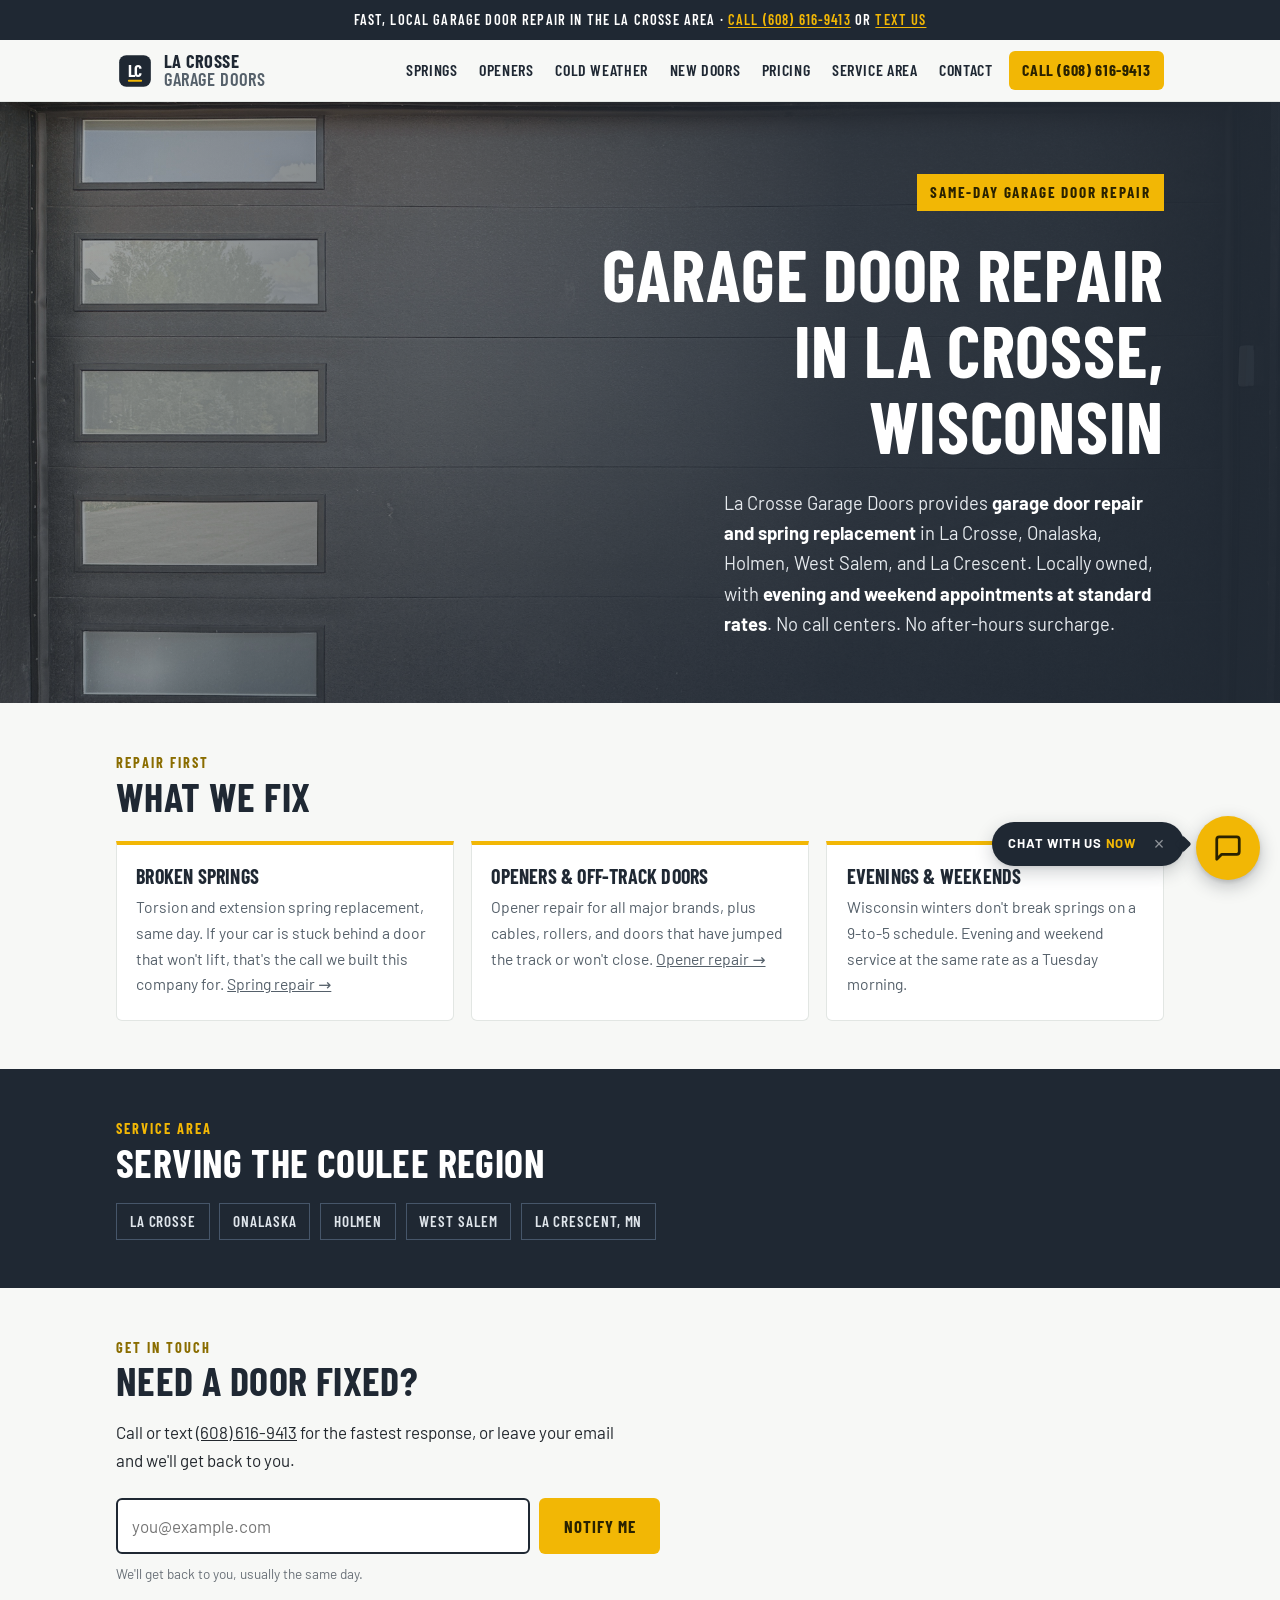
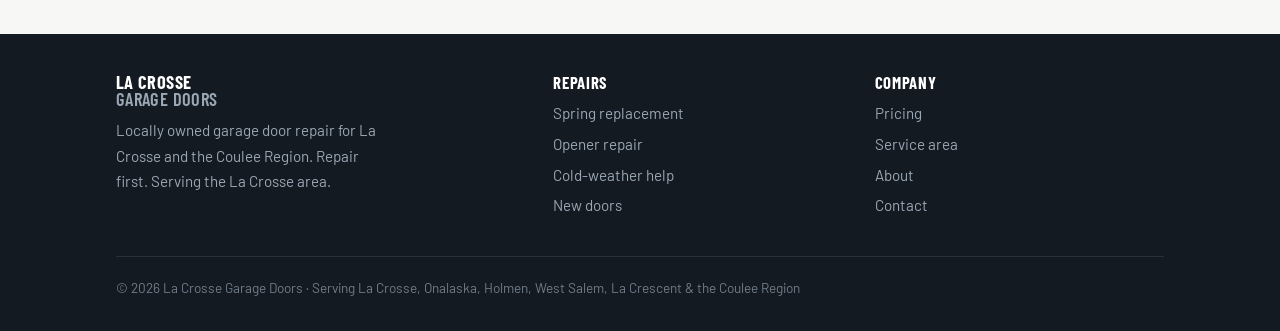
<file: index.html>
<!DOCTYPE html>
<html lang="en">
<head>
  <!-- Google Tag Manager -->
  <script>(function(w,d,s,l,i){w[l]=w[l]||[];w[l].push({'gtm.start':
new Date().getTime(),event:'gtm.js'});var f=d.getElementsByTagName(s)[0],
j=d.createElement(s),dl=l!='dataLayer'?'&l='+l:'';j.async=true;j.src=
'https://www.googletagmanager.com/gtm.js?id='+i+dl;f.parentNode.insertBefore(j,f);
})(window,document,'script','dataLayer','GT-P3NZMQHP');</script>
  <!-- End Google Tag Manager -->
  <!-- Google tag (gtag.js) — Local Ads -->
  <script async src="https://www.googletagmanager.com/gtag/js?id=G-Z080WLD89X"></script>
  <script>
    window.dataLayer = window.dataLayer || [];
    function gtag(){dataLayer.push(arguments);}
    gtag('js', new Date());
    gtag('config', 'G-Z080WLD89X');
  </script>
  <meta charset="UTF-8">
  <meta name="viewport" content="width=device-width, initial-scale=1.0">
  <title>Garage Door Repair La Crosse WI | Same-Day Service | La Crosse Garage Doors</title>
  <meta name="description" content="Same-day garage door repair and spring replacement in La Crosse, Onalaska, Holmen, West Salem, and La Crescent. Locally owned, evenings and weekends at standard rates. Call or text (608) 616-9413.">
  <link rel="canonical" href="https://lacrossegaragedoors.com/">
  <link rel="icon" href="favicon.svg" type="image/svg+xml">
  <link rel="stylesheet" href="style.css">

  <meta property="og:type" content="website">
  <meta property="og:title" content="La Crosse Garage Doors — Same-Day Garage Door Repair">
  <meta property="og:description" content="Garage door repair and spring replacement for the La Crosse area, Locally owned. Evenings and weekends at standard rates.">
  <meta property="og:url" content="https://lacrossegaragedoors.com/">

  <!-- LocalBusiness schema. TRUTH RULE: only add telephone, address, and
       openingHoursSpecification when they are real. NAP here must match GBP
       exactly, character for character, once live. -->
  <script type="application/ld+json">
  {
    "@context": "https://schema.org",
    "@type": "HomeAndConstructionBusiness",
    "name": "La Crosse Garage Doors",
    "url": "https://lacrossegaragedoors.com/",
    "description": "Locally owned garage door repair company serving La Crosse, Wisconsin and the surrounding Coulee Region. Same-day garage door spring replacement, opener repair, and emergency repair, with evening and weekend availability at standard rates.",
    "telephone": "+1-608-616-9413",
    "openingHoursSpecification": [
      {"@type": "OpeningHoursSpecification", "dayOfWeek": ["Monday","Tuesday","Wednesday","Thursday"], "opens": "08:00", "closes": "18:00"},
      {"@type": "OpeningHoursSpecification", "dayOfWeek": "Friday", "opens": "08:00", "closes": "17:00"}
    ],
    "foundingDate": "2026",
    "slogan": "Repair first. Local always.",
    "areaServed": [
      {"@type": "City", "name": "La Crosse", "containedInPlace": {"@type": "State", "name": "Wisconsin"}},
      {"@type": "City", "name": "Onalaska", "containedInPlace": {"@type": "State", "name": "Wisconsin"}},
      {"@type": "City", "name": "Holmen", "containedInPlace": {"@type": "State", "name": "Wisconsin"}},
      {"@type": "City", "name": "West Salem", "containedInPlace": {"@type": "State", "name": "Wisconsin"}},
      {"@type": "City", "name": "La Crescent", "containedInPlace": {"@type": "State", "name": "Minnesota"}}
    ],
    "knowsAbout": [
      "Garage door spring replacement",
      "Garage door repair",
      "Garage door opener repair",
      "Garage door installation"
    ]
  }
  </script>

  <script type="application/ld+json">
  {
    "@context": "https://schema.org",
    "@type": "FAQPage",
    "mainEntity": [
      {
        "@type": "Question",
        "name": "Does La Crosse Garage Doors offer same-day garage door repair?",
        "acceptedAnswer": {
          "@type": "Answer",
          "text": "Yes. La Crosse Garage Doors offers same-day garage door repair in most cases across La Crosse, Onalaska, Holmen, West Salem, La Crescent, and the surrounding Coulee Region. Call or text (608) 616-9413."
        }
      },
      {
        "@type": "Question",
        "name": "What services will La Crosse Garage Doors offer?",
        "acceptedAnswer": {
          "@type": "Answer",
          "text": "La Crosse Garage Doors specializes in garage door repair: broken spring replacement, opener repair, cable and roller replacement, and doors that are off track or won't open. New door installation and replacement are also available."
        }
      },
      {
        "@type": "Question",
        "name": "Will evening and weekend garage door repair be available in La Crosse?",
        "acceptedAnswer": {
          "@type": "Answer",
          "text": "Yes. La Crosse Garage Doors offers evening and weekend appointments at standard rates — no after-hours surcharge."
        }
      }
    ]
  }
  </script>

  <link rel="preconnect" href="https://fonts.googleapis.com">
  <link rel="preconnect" href="https://fonts.gstatic.com" crossorigin>
  <link href="https://fonts.googleapis.com/css2?family=Barlow+Condensed:wght@600;700&family=Barlow:wght@400;500;600&display=swap" rel="stylesheet">

  <!-- Homepage-only styles: the door-photo hero + town chips + notify form.
       Everything else comes from the shared style.css. -->
  <style>
    .hero { color: #fff; background: var(--steel); padding: 4.5rem 0 4rem; position: relative; overflow: hidden; }
    .hero-photo { position: absolute; inset: 0; width: 100%; height: 100%; object-fit: cover; object-position: center left; z-index: 0; }
    .hero::after {
      content: ""; position: absolute; inset: 0; z-index: 1;
      background:
        linear-gradient(to left, rgba(31,40,51,0.94) 0%, rgba(31,40,51,0.86) 34%, rgba(31,40,51,0.52) 66%, rgba(31,40,51,0.28) 100%),
        linear-gradient(to bottom, rgba(0,0,0,0.10), rgba(0,0,0,0.22));
    }
    .hero-badge {
      display: inline-block; font-family: 'Barlow Condensed', sans-serif; font-weight: 700;
      text-transform: uppercase; letter-spacing: 0.12em; font-size: 0.95rem;
      color: var(--accent-ink); background: var(--accent); padding: 0.35rem 0.85rem; margin-bottom: 1.5rem;
    }
    .hero h1 { color: #fff; font-size: clamp(2.6rem, 7vw, 4.5rem); font-weight: 700; max-width: 18ch; margin-left: auto; }
    .hero .lede { margin-top: 1.5rem; margin-left: auto; max-width: 44ch; font-size: 1.15rem; color: #e6eaee; text-align: left; }
    .hero .lede strong { color: #fff; }
    .hero-inner { position: relative; z-index: 2; text-align: right; animation: doorlift 0.7s ease-out both; }
    @keyframes doorlift { from { opacity: 0; transform: translateY(1.25rem); } to { opacity: 1; transform: translateY(0); } }

    .home h2 { font-size: clamp(1.8rem, 4vw, 2.5rem); margin-bottom: 1rem; }
    .area { background: var(--steel); color: #fff; }
    .area .eyebrow { color: var(--accent); }
    .area h2 { color: #fff; }
    .towns { display: flex; flex-wrap: wrap; gap: 0.6rem; margin-top: 1.25rem; list-style: none; }
    .towns li { font-family: 'Barlow Condensed', sans-serif; font-weight: 600; text-transform: uppercase; letter-spacing: 0.06em; border: 1px solid #46566a; color: #dfe5eb; padding: 0.3rem 0.8rem; font-size: 0.95rem; }

    .notify p.sub { max-width: 52ch; }
    .notify form { margin-top: 1.5rem; display: flex; gap: 0.6rem; flex-wrap: wrap; max-width: 34rem; }
    .notify input[type="email"] { flex: 1 1 16rem; padding: 0.75rem 0.9rem; font: inherit; border: 2px solid var(--steel); border-radius: 6px; background: #fff; }
    .notify input:focus-visible, .notify button:focus-visible { outline: 3px solid var(--steel); outline-offset: 2px; }
    .fineprint { font-size: 0.85rem; color: #6a7178; margin-top: 0.6rem; }

    @media (max-width: 46rem) {
      .hero { padding: 3.25rem 0 3rem; }
      .hero-inner { text-align: left; }
      .hero h1, .hero .lede { margin-left: 0; }
      .hero::after {
        background:
          linear-gradient(to left, rgba(31,40,51,0.90) 0%, rgba(31,40,51,0.72) 100%),
          linear-gradient(to bottom, rgba(0,0,0,0.10), rgba(0,0,0,0.25));
      }
    }
  </style>
</head>
<body class="home">

  <!-- Google Tag Manager (noscript) -->
  <noscript><iframe src="https://www.googletagmanager.com/ns.html?id=GT-P3NZMQHP"
  height="0" width="0" style="display:none;visibility:hidden"></iframe></noscript>
  <!-- End Google Tag Manager (noscript) -->
  <div class="ribbon">Fast, local garage door repair in the La Crosse area &middot; <a href="tel:+16086169413">Call (608) 616-9413</a> or <a href="sms:+16086169413">text us</a></div>

  <header class="site-header">
    <div class="wrap">
      <a class="brand" href="index.html" aria-label="La Crosse Garage Doors home">
        <svg viewBox="0 0 48 48" aria-hidden="true"><rect x="4" y="4" width="40" height="40" rx="9" fill="#1f2833"/><text x="24" y="31.5" font-family="'Barlow Condensed',sans-serif" font-weight="700" font-size="22" fill="#fff" text-anchor="middle" letter-spacing="-0.5">LC</text><rect x="15" y="35" width="18" height="2.6" rx="1.3" fill="#f2b705"/></svg>
        <span class="brand-name"><span class="lc">La Crosse</span><span class="gd">Garage Doors</span></span>
      </a>
      <nav class="site-nav" aria-label="Primary">
        <a href="garage-door-spring-replacement-la-crosse.html">Springs</a>
        <a href="garage-door-opener-repair-la-crosse.html">Openers</a>
        <a href="garage-door-wont-open-cold-weather.html">Cold Weather</a>
        <a href="garage-door-installation-la-crosse.html">New Doors</a>
        <a href="garage-door-repair-cost-la-crosse.html">Pricing</a>
        <a href="service-area.html">Service Area</a>
        <a href="contact.html">Contact</a>
        <a class="nav-call" href="tel:+16086169413">Call&nbsp;(608) 616-9413</a>
      </nav>
    </div>
  </header>

  <header class="hero">
    <img class="hero-photo" src="images/la-crosse-garage-door-repair.jpg"
         alt="Modern steel garage door serviced by La Crosse Garage Doors in La Crosse, Wisconsin"
         fetchpriority="high" width="2000" height="1012">
    <div class="wrap hero-inner">
      <span class="hero-badge">Same-Day Garage Door Repair</span>
      <h1>Garage Door Repair in La&nbsp;Crosse, Wisconsin</h1>
      <p class="lede">
        La Crosse Garage Doors provides <strong>garage door repair and spring
        replacement</strong> in La Crosse, Onalaska, Holmen, West Salem, and La Crescent.
        Locally owned, with <strong>evening and weekend appointments
        at standard rates</strong>. No call centers. No after-hours surcharge.
      </p>
    </div>
  </header>

  <main>
    <section aria-labelledby="services-h">
      <div class="wrap">
        <p class="eyebrow">Repair first</p>
        <h2 id="services-h">What we fix</h2>
        <div class="cards">
          <div class="card">
            <h3>Broken Springs</h3>
            <p>Torsion and extension spring replacement, same day. If your car is stuck behind a door that won't lift, that's the call we built this company for. <a href="garage-door-spring-replacement-la-crosse.html">Spring repair &rarr;</a></p>
          </div>
          <div class="card">
            <h3>Openers &amp; Off-Track Doors</h3>
            <p>Opener repair for all major brands, plus cables, rollers, and doors that have jumped the track or won't close. <a href="garage-door-opener-repair-la-crosse.html">Opener repair &rarr;</a></p>
          </div>
          <div class="card">
            <h3>Evenings &amp; Weekends</h3>
            <p>Wisconsin winters don't break springs on a 9-to-5 schedule. Evening and weekend service at the same rate as a Tuesday morning.</p>
          </div>
        </div>
      </div>
    </section>

    <section class="area" aria-labelledby="area-h">
      <div class="wrap">
        <p class="eyebrow">Service area</p>
        <h2 id="area-h">Serving the Coulee Region</h2>
        <ul class="towns">
          <li>La Crosse</li>
          <li>Onalaska</li>
          <li>Holmen</li>
          <li>West Salem</li>
          <li>La Crescent, MN</li>
        </ul>
      </div>
    </section>

    <section class="notify" id="notify" aria-labelledby="notify-h">
      <div class="wrap">
        <p class="eyebrow">Get in touch</p>
        <h2 id="notify-h">Need a door fixed?</h2>
        <p class="sub">Call or text <a href="tel:+16086169413">(608) 616-9413</a> for the fastest response, or leave your email and we'll get back to you.</p>
        <form action="https://api.web3forms.com/submit" method="POST">
          <input type="hidden" name="access_key" value="b48ade35-f870-45dd-b1df-0b51478c5cf5">
          <input type="hidden" name="subject" value="LCGD website inquiry">
          <input type="hidden" name="from_name" value="LCGD Site">
          <input type="hidden" name="redirect" value="https://lacrossegaragedoors.com/thank-you.html">
          <input type="checkbox" name="botcheck" style="display:none" tabindex="-1" autocomplete="off">
          <label for="email" style="position:absolute;left:-9999px;">Email address</label>
          <input id="email" type="email" name="email" placeholder="you@example.com" required>
          <button class="btn btn-primary" type="submit">Notify me</button>
        </form>
        <p class="fineprint">We'll get back to you, usually the same day.</p>
      </div>
    </section>
  </main>

  <footer class="site-footer">
    <div class="wrap">
      <div class="foot-grid">
        <div>
          <span class="brand-name"><span class="lc">La Crosse</span><span class="gd">Garage Doors</span></span>
          <p style="margin-top:0.6rem;max-width:30ch;">Locally owned garage door repair for La Crosse and the Coulee Region. Repair first. Serving the La Crosse area.</p>
        </div>
        <div>
          <h4>Repairs</h4>
          <ul>
            <li><a href="garage-door-spring-replacement-la-crosse.html">Spring replacement</a></li>
            <li><a href="garage-door-opener-repair-la-crosse.html">Opener repair</a></li>
            <li><a href="garage-door-wont-open-cold-weather.html">Cold-weather help</a></li>
            <li><a href="garage-door-installation-la-crosse.html">New doors</a></li>
          </ul>
        </div>
        <div>
          <h4>Company</h4>
          <ul>
            <li><a href="garage-door-repair-cost-la-crosse.html">Pricing</a></li>
            <li><a href="service-area.html">Service area</a></li>
            <li><a href="about.html">About</a></li>
            <li><a href="contact.html">Contact</a></li>
          </ul>
        </div>
      </div>
      <p class="foot-note">&copy; 2026 La Crosse Garage Doors &middot; Serving La Crosse, Onalaska, Holmen, West Salem, La Crescent &amp; the Coulee Region</p>
    </div>
  </footer>

<!-- ============================================================
     La Crosse Garage Doors — DoorBot widget (v7)
     Paste this whole block just before </body> in index.html.

     BEFORE IT WORKS: set PROXY_URL below to your lacrosse-doorbot
     val's URL (the web.val.run address). It's the ONLY required edit.

     TRIGGERS (any of these opens the chat):
       - the floating button (bottom-right), always present
       - any link with href="#chat-with-us"
       - any element with data-lcgd-chat="1"
       - a postMessage of {type:'lcgd-open-chat'} (for iframe setups)
     ============================================================ -->
<script>
/* DoorBot v7 — La Crosse Garage Doors */
(function() {
  // >>> REQUIRED: paste your lacrosse-doorbot val URL here <<<
  var PROXY_URL = "https://DoorBot--5213d014855111f180231607ee4eb77e.web.val.run";

  if (document.readyState === "loading") {
    document.addEventListener("DOMContentLoaded", boot);
  } else {
    boot();
  }

  function boot() {
    if (document.getElementById("lcgd-db-fab")) return;
    injectFonts();
    injectStyles();
    var els = buildWidget();
    wireEvents(els);
    scheduleAttention(els);
  }

  function injectFonts() {
    var l1 = document.createElement("link");
    l1.rel = "preconnect"; l1.href = "https://fonts.googleapis.com";
    document.head.appendChild(l1);
    var l2 = document.createElement("link");
    l2.rel = "preconnect"; l2.href = "https://fonts.gstatic.com"; l2.crossOrigin = "anonymous";
    document.head.appendChild(l2);
    var l3 = document.createElement("link");
    l3.rel = "stylesheet";
    l3.href = "https://fonts.googleapis.com/css2?family=Barlow+Condensed:wght@600;700&family=Barlow:wght@400;500;600&display=swap";
    document.head.appendChild(l3);
  }

  function injectStyles() {
    var css = ""
      + ".lcgd-db-fab, .lcgd-db-panel, .lcgd-db-panel *, .lcgd-db-tooltip { box-sizing: border-box; font-family: 'Barlow', -apple-system, BlinkMacSystemFont, 'Segoe UI', Helvetica, Arial, sans-serif; }"
      + ".lcgd-db-fab { position: fixed; bottom: 20px; right: 20px; width: 64px; height: 64px; border-radius: 50%; background: #f2b705; color: #2a2200; border: none; cursor: pointer; box-shadow: 0 6px 18px rgba(31,40,51,0.28), 0 2px 4px rgba(0,0,0,0.12); z-index: 2147483646; display: flex; align-items: center; justify-content: center; transition: transform 0.2s, box-shadow 0.2s, background 0.2s; }"
      + ".lcgd-db-fab:hover { transform: scale(1.06); background: #d99f00; box-shadow: 0 8px 22px rgba(31,40,51,0.32), 0 2px 6px rgba(0,0,0,0.15); }"
      + ".lcgd-db-fab svg { width: 30px; height: 30px; }"
      + "@keyframes lcgd-db-bounce-once { 0%, 100% { transform: translateY(0); } 15% { transform: translateY(-10px); } 30% { transform: translateY(0); } 45% { transform: translateY(-6px); } 60% { transform: translateY(0); } }"
      + ".lcgd-db-fab-bouncing { animation: lcgd-db-bounce-once 1.4s ease-out 1; }"
      + ".lcgd-db-tooltip { position: fixed; bottom: 34px; right: 96px; background: #1f2833; color: #fff; padding: 11px 14px 11px 16px; border-radius: 24px; font-size: 13px; font-weight: 700; letter-spacing: 0.8px; box-shadow: 0 6px 18px rgba(31,40,51,0.22), 0 2px 4px rgba(0,0,0,0.08); z-index: 2147483645; display: flex; align-items: center; gap: 10px; opacity: 0; transform: translateX(20px) scale(0.92); transition: opacity 0.4s ease-out, transform 0.4s cubic-bezier(0.34, 1.56, 0.64, 1); pointer-events: none; white-space: nowrap; text-transform: uppercase; }"
      + ".lcgd-db-tooltip-show { opacity: 1; transform: translateX(0) scale(1); pointer-events: auto; }"
      + ".lcgd-db-tooltip-text { cursor: pointer; user-select: none; }"
      + ".lcgd-db-tooltip-text strong { color: #f2b705; font-weight: 700; }"
      + ".lcgd-db-tooltip::after { content: ''; position: absolute; right: -5px; top: 50%; transform: translateY(-50%) rotate(45deg); width: 12px; height: 12px; background: #1f2833; border-radius: 2px; z-index: -1; }"
      + ".lcgd-db-tooltip-close { background: transparent; border: none; color: rgba(255,255,255,0.5); cursor: pointer; font-size: 18px; line-height: 1; padding: 0 4px; margin-left: 2px; border-radius: 50%; width: 22px; height: 22px; display: flex; align-items: center; justify-content: center; transition: color 0.15s, background 0.15s; }"
      + ".lcgd-db-tooltip-close:hover { color: #fff; background: rgba(255,255,255,0.1); }"
      + ".lcgd-db-panel { position: fixed; bottom: 96px; right: 20px; width: 380px; height: 580px; max-height: calc(100vh - 120px); background: #fff; border-radius: 16px; box-shadow: 0 16px 48px rgba(31,40,51,0.22), 0 4px 12px rgba(31,40,51,0.08); z-index: 2147483647; display: none; flex-direction: column; overflow: hidden; color: #23282e; font-size: 15px; line-height: 1.5; }"
      + ".lcgd-db-panel.lcgd-db-open { display: flex; }"
      + ".lcgd-db-header { background: #1f2833; color: #fff; padding: 18px 20px; display: flex; align-items: center; justify-content: space-between; }"
      + ".lcgd-db-header-title { font-family: 'Barlow Condensed', -apple-system, BlinkMacSystemFont, 'Segoe UI', sans-serif; font-weight: 700; font-size: 18px; letter-spacing: 0.6px; text-transform: uppercase; }"
      + ".lcgd-db-header-title-accent { color: #f2b705; }"
      + ".lcgd-db-header-sub { font-size: 12px; color: #9aa7b4; margin-top: 3px; font-weight: 400; }"
      + ".lcgd-db-close { background: transparent; border: none; color: #fff; cursor: pointer; padding: 6px; border-radius: 6px; opacity: 0.8; transition: opacity 0.15s, background 0.15s; }"
      + ".lcgd-db-close:hover { opacity: 1; background: rgba(255,255,255,0.1); }"
      + ".lcgd-db-messages { flex: 1; overflow-y: auto; padding: 18px 16px; background: #f4f6f9; display: flex; flex-direction: column; }"
      + ".lcgd-db-msg { margin-bottom: 12px; max-width: 85%; padding: 10px 14px; border-radius: 14px; word-wrap: break-word; white-space: pre-wrap; line-height: 1.45; }"
      + ".lcgd-db-msg-bot { background: #fff; color: #23282e; border: 1px solid #e2e6e3; border-bottom-left-radius: 4px; align-self: flex-start; margin-right: auto; box-shadow: 0 1px 2px rgba(31,40,51,0.04); }"
      + ".lcgd-db-msg-user { background: #2b3644; color: #fff; border-bottom-right-radius: 4px; margin-left: auto; }"
      + ".lcgd-db-msg-img { max-width: 100%; border-radius: 8px; margin-top: 6px; display: block; }"
      + ".lcgd-db-typing { display: inline-flex; gap: 4px; padding: 4px 0; }"
      + ".lcgd-db-typing span { width: 7px; height: 7px; border-radius: 50%; background: #9aa7b4; animation: lcgd-db-typing-bounce 1.2s infinite; }"
      + ".lcgd-db-typing span:nth-child(2) { animation-delay: 0.15s; }"
      + ".lcgd-db-typing span:nth-child(3) { animation-delay: 0.3s; }"
      + "@keyframes lcgd-db-typing-bounce { 0%, 80%, 100% { transform: scale(0.6); opacity: 0.4; } 40% { transform: scale(1); opacity: 1; } }"
      + ".lcgd-db-input-area { border-top: 1px solid #e2e6e3; padding: 12px; background: #fff; }"
      + ".lcgd-db-photo-preview { display: none; align-items: center; gap: 10px; padding: 8px 12px; margin-bottom: 8px; background: rgba(242,183,5,0.12); border: 1px solid rgba(242,183,5,0.4); border-radius: 10px; font-size: 13px; color: #8a6d00; }"
      + ".lcgd-db-photo-preview.lcgd-db-show { display: flex; }"
      + ".lcgd-db-photo-preview img { width: 36px; height: 36px; object-fit: cover; border-radius: 6px; }"
      + ".lcgd-db-photo-remove { margin-left: auto; background: none; border: none; color: #8a6d00; cursor: pointer; font-size: 20px; line-height: 1; padding: 0 4px; font-weight: 600; }"
      + ".lcgd-db-photo-remove:hover { color: #1f2833; }"
      + ".lcgd-db-input-row { display: flex; align-items: flex-end; gap: 8px; }"
      + ".lcgd-db-textarea { flex: 1; border: 1.5px solid #d6dde4; border-radius: 10px; padding: 10px 12px; font-size: 15px; resize: none; min-height: 40px; max-height: 120px; font-family: inherit; outline: none; color: #23282e; transition: border-color 0.15s; }"
      + ".lcgd-db-textarea:focus { border-color: #2b3644; }"
      + ".lcgd-db-textarea::placeholder { color: #99a4ad; }"
      + ".lcgd-db-icon-btn { background: #fff; border: 1.5px solid #d6dde4; border-radius: 10px; width: 40px; height: 40px; cursor: pointer; display: flex; align-items: center; justify-content: center; color: #3a4750; flex-shrink: 0; transition: background 0.15s, border-color 0.15s, color 0.15s; }"
      + ".lcgd-db-icon-btn:hover { background: #f4f6f9; border-color: #2b3644; color: #2b3644; }"
      + ".lcgd-db-icon-btn:disabled { opacity: 0.4; cursor: not-allowed; }"
      + ".lcgd-db-send-btn { background: #f2b705; color: #2a2200; border-color: #f2b705; }"
      + ".lcgd-db-send-btn:hover { background: #d99f00; border-color: #d99f00; color: #2a2200; }"
      + ".lcgd-db-send-btn:disabled { background: #cdd5db; border-color: #cdd5db; color: #fff; }"
      + ".lcgd-db-disclaimer { font-size: 11px; color: #6b7a85; text-align: center; margin-top: 8px; }"
      + "@media (max-width: 480px) { .lcgd-db-panel { bottom: 0; right: 0; left: 0; width: 100%; height: 100%; max-height: 100vh; border-radius: 0; } .lcgd-db-fab { bottom: 16px; right: 16px; } .lcgd-db-tooltip { bottom: 28px; right: 88px; font-size: 12px; } }";

    var styleEl = document.createElement("style");
    styleEl.setAttribute("data-lcgd-db", "1");
    styleEl.appendChild(document.createTextNode(css));
    document.head.appendChild(styleEl);
  }

  function buildWidget() {
    var fab = document.createElement("button");
    fab.id = "lcgd-db-fab";
    fab.className = "lcgd-db-fab";
    fab.setAttribute("aria-label", "Open chat with La Crosse Garage Doors");
    fab.innerHTML = '<svg viewBox="0 0 24 24" fill="none" stroke="currentColor" stroke-width="2.2" stroke-linecap="round" stroke-linejoin="round"><path d="M21 15a2 2 0 0 1-2 2H7l-4 4V5a2 2 0 0 1 2-2h14a2 2 0 0 1 2 2z"/></svg>';

    var tooltip = document.createElement("div");
    tooltip.id = "lcgd-db-tooltip";
    tooltip.className = "lcgd-db-tooltip";
    tooltip.innerHTML = '<span class="lcgd-db-tooltip-text">Chat with us <strong>now</strong></span><button class="lcgd-db-tooltip-close" id="lcgd-db-tooltip-close" aria-label="Dismiss">&times;</button>';

    var panel = document.createElement("div");
    panel.id = "lcgd-db-panel";
    panel.className = "lcgd-db-panel";
    panel.setAttribute("role", "dialog");
    panel.setAttribute("aria-label", "Chat with La Crosse Garage Doors");
    panel.innerHTML = ''
      + '<div class="lcgd-db-header">'
      +   '<div>'
      +     '<div class="lcgd-db-header-title">LA CROSSE <span class="lcgd-db-header-title-accent">GARAGE DOORS</span></div>'
      // PHASE 2 (at launch): change sub to your live promise, e.g. "Same-day repair · evenings & weekends"
      +     '<div class="lcgd-db-header-sub">Same-day repair &middot; call or text (608) 616-9413</div>'
      +   '</div>'
      +   '<button class="lcgd-db-close" id="lcgd-db-close" aria-label="Close chat">'
      +     '<svg width="20" height="20" viewBox="0 0 24 24" fill="none" stroke="currentColor" stroke-width="2" stroke-linecap="round" stroke-linejoin="round"><line x1="18" y1="6" x2="6" y2="18"/><line x1="6" y1="6" x2="18" y2="18"/></svg>'
      +   '</button>'
      + '</div>'
      + '<div class="lcgd-db-messages" id="lcgd-db-messages"></div>'
      + '<div class="lcgd-db-input-area">'
      +   '<div class="lcgd-db-photo-preview" id="lcgd-db-photo-preview">'
      +     '<img id="lcgd-db-photo-thumb" alt="Photo preview" />'
      +     '<span>Photo attached</span>'
      +     '<button class="lcgd-db-photo-remove" id="lcgd-db-photo-remove" aria-label="Remove photo">&times;</button>'
      +   '</div>'
      +   '<div class="lcgd-db-input-row">'
      +     '<button class="lcgd-db-icon-btn" id="lcgd-db-attach" aria-label="Attach photo" title="Attach photo">'
      +       '<svg width="20" height="20" viewBox="0 0 24 24" fill="none" stroke="currentColor" stroke-width="2" stroke-linecap="round" stroke-linejoin="round"><path d="M21.44 11.05l-9.19 9.19a6 6 0 0 1-8.49-8.49l9.19-9.19a4 4 0 0 1 5.66 5.66l-9.2 9.19a2 2 0 0 1-2.83-2.83l8.49-8.48"/></svg>'
      +     '</button>'
      +     '<textarea class="lcgd-db-textarea" id="lcgd-db-input" rows="1" placeholder="Describe what is going on..." aria-label="Message"></textarea>'
      +     '<button class="lcgd-db-icon-btn lcgd-db-send-btn" id="lcgd-db-send" aria-label="Send message">'
      +       '<svg width="18" height="18" viewBox="0 0 24 24" fill="none" stroke="currentColor" stroke-width="2" stroke-linecap="round" stroke-linejoin="round"><line x1="22" y1="2" x2="11" y2="13"/><polygon points="22 2 15 22 11 13 2 9 22 2"/></svg>'
      +     '</button>'
      +   '</div>'
      +   '<input type="file" id="lcgd-db-file" accept="image/*" style="display:none" />'
      +   '<div class="lcgd-db-disclaimer">By chatting, your messages may be stored to help respond.</div>'
      + '</div>';

    document.body.appendChild(fab);
    document.body.appendChild(tooltip);
    document.body.appendChild(panel);

    return {
      fab: fab,
      tooltip: tooltip,
      tooltipText: tooltip.querySelector(".lcgd-db-tooltip-text"),
      tooltipClose: tooltip.querySelector("#lcgd-db-tooltip-close"),
      panel: panel,
      closeBtn: panel.querySelector("#lcgd-db-close"),
      messagesEl: panel.querySelector("#lcgd-db-messages"),
      input: panel.querySelector("#lcgd-db-input"),
      sendBtn: panel.querySelector("#lcgd-db-send"),
      attachBtn: panel.querySelector("#lcgd-db-attach"),
      fileInput: panel.querySelector("#lcgd-db-file"),
      photoPreview: panel.querySelector("#lcgd-db-photo-preview"),
      photoThumb: panel.querySelector("#lcgd-db-photo-thumb"),
      photoRemove: panel.querySelector("#lcgd-db-photo-remove"),
    };
  }

  function scheduleAttention(els) {
    var engaged = false;
    try { engaged = sessionStorage.getItem("lcgd-db-engaged") === "1"; } catch (_) {}
    if (engaged) return;

    els.tooltip.classList.add("lcgd-db-tooltip-show");

    setTimeout(function() {
      els.fab.classList.add("lcgd-db-fab-bouncing");
      setTimeout(function() {
        els.fab.classList.remove("lcgd-db-fab-bouncing");
      }, 1500);
    }, 500);
  }

  function dismissAttention(els) {
    els.tooltip.classList.remove("lcgd-db-tooltip-show");
    els.fab.classList.remove("lcgd-db-fab-bouncing");
    try { sessionStorage.setItem("lcgd-db-engaged", "1"); } catch (_) {}
  }

  function wireEvents(els) {
    var sessionId = "s_" + Date.now().toString(36) + "_" + Math.random().toString(36).slice(2, 10);
    var messages = [];
    var pendingPhoto = null;
    var awaitingResponse = false;
    var hasStarted = false;

    els.fab.addEventListener("click", function() { dismissAttention(els); openPanel(); });
    els.tooltipText.addEventListener("click", function() { dismissAttention(els); openPanel(); });
    els.tooltipClose.addEventListener("click", function(e) {
      e.stopPropagation();
      dismissAttention(els);
    });
    els.closeBtn.addEventListener("click", closePanel);
    els.sendBtn.addEventListener("click", handleSend);
    els.attachBtn.addEventListener("click", function() { els.fileInput.click(); });
    els.fileInput.addEventListener("change", handleFileSelect);
    els.photoRemove.addEventListener("click", clearPhoto);
    els.input.addEventListener("keydown", function(e) {
      if (e.key === "Enter" && !e.shiftKey) { e.preventDefault(); handleSend(); }
    });
    els.input.addEventListener("input", function() {
      els.input.style.height = "auto";
      els.input.style.height = Math.min(els.input.scrollHeight, 120) + "px";
    });
    document.addEventListener("keydown", function(e) {
      if (e.key === "Escape" && els.panel.classList.contains("lcgd-db-open")) closePanel();
    });

    // Cross-iframe trigger: postMessage {type:'lcgd-open-chat'} opens the chat
    window.addEventListener("message", function(e) {
      if (e.data && e.data.type === "lcgd-open-chat") {
        dismissAttention(els);
        openPanel();
      }
    });

    // Global trigger: any link to #chat-with-us or element with data-lcgd-chat="1"
    document.addEventListener("click", function(e) {
      var target = e.target;
      while (target && target !== document.body) {
        if (target.getAttribute && (target.getAttribute("data-lcgd-chat") === "1" || (target.getAttribute("href") || "").indexOf("#chat-with-us") !== -1)) {
          e.preventDefault();
          e.stopPropagation();
          dismissAttention(els);
          openPanel();
          return;
        }
        target = target.parentElement;
      }
    });

    function openPanel() {
      els.panel.classList.add("lcgd-db-open");
      els.fab.style.display = "none";
      els.input.focus();
      if (!hasStarted) {
        hasStarted = true;
        messages.push({ role: "user", content: "(homeowner opened the chat widget)" });
        callProxy();
      }
    }
    function closePanel() {
      els.panel.classList.remove("lcgd-db-open");
      els.fab.style.display = "flex";
    }

    function handleSend() {
      if (awaitingResponse) return;
      var text = els.input.value.trim();
      if (!text && !pendingPhoto) return;
      var content;
      if (pendingPhoto) {
        content = [
          { type: "image", source: { type: "base64", media_type: pendingPhoto.mediaType, data: pendingPhoto.base64 } },
          { type: "text", text: text || "Here's a photo." },
        ];
        renderUserMessage(text || "Here's a photo.", pendingPhoto.dataUrl);
      } else {
        content = text;
        renderUserMessage(text, null);
      }
      messages.push({ role: "user", content: content });
      els.input.value = "";
      els.input.style.height = "auto";
      clearPhoto();
      callProxy();
    }

    function callProxy() {
      awaitingResponse = true;
      els.sendBtn.disabled = true;
      var typingEl = renderTypingIndicator();
      fetch(PROXY_URL, {
        method: "POST",
        headers: { "Content-Type": "application/json" },
        body: JSON.stringify({ messages: messages, session_id: sessionId }),
      })
        .then(function(res) { if (!res.ok) throw new Error("Server returned " + res.status); return res.json(); })
        .then(function(data) {
          typingEl.remove();
          var botText = data.message || "Sorry, something went wrong on our end. Please call or text us at (608) 616-9413.";
          renderBotMessage(botText);
          messages.push({ role: "assistant", content: botText });
          if (data.handoff) renderSystemNote("Your info is on the way to La Crosse Garage Doors.");
        })
        .catch(function(err) {
          console.error("[DoorBot]", err);
          typingEl.remove();
          renderBotMessage("Sorry, I'm having trouble connecting right now. Please call or text us at (608) 616-9413 and we'll help you out.");
        })
        .finally(function() {
          awaitingResponse = false;
          els.sendBtn.disabled = false;
        });
    }

    function renderBotMessage(text) {
      var el = document.createElement("div");
      el.className = "lcgd-db-msg lcgd-db-msg-bot";
      el.textContent = text;
      els.messagesEl.appendChild(el);
      scrollToBottom();
    }
    function renderUserMessage(text, imageDataUrl) {
      var el = document.createElement("div");
      el.className = "lcgd-db-msg lcgd-db-msg-user";
      if (text) {
        var t = document.createElement("div");
        t.textContent = text;
        el.appendChild(t);
      }
      if (imageDataUrl) {
        var img = document.createElement("img");
        img.src = imageDataUrl;
        img.className = "lcgd-db-msg-img";
        img.alt = "Attached photo";
        el.appendChild(img);
      }
      els.messagesEl.appendChild(el);
      scrollToBottom();
    }
    function renderTypingIndicator() {
      var el = document.createElement("div");
      el.className = "lcgd-db-msg lcgd-db-msg-bot";
      el.innerHTML = '<span class="lcgd-db-typing"><span></span><span></span><span></span></span>';
      els.messagesEl.appendChild(el);
      scrollToBottom();
      return el;
    }
    function renderSystemNote(text) {
      var el = document.createElement("div");
      el.style.cssText = "text-align:center; font-size:12px; color:#6b7a85; padding:8px 0; font-style:italic;";
      el.textContent = text;
      els.messagesEl.appendChild(el);
      scrollToBottom();
    }
    function scrollToBottom() { els.messagesEl.scrollTop = els.messagesEl.scrollHeight; }

    function handleFileSelect(e) {
      var file = e.target.files[0];
      if (!file) return;
      if (file.size > 8 * 1024 * 1024) { alert("Photo is too large. Please pick one under 8MB."); return; }
      var reader = new FileReader();
      reader.onload = function(ev) {
        var dataUrl = ev.target.result;
        pendingPhoto = {
          base64: dataUrl.split(",")[1],
          mediaType: file.type || "image/jpeg",
          dataUrl: dataUrl,
        };
        els.photoThumb.src = dataUrl;
        els.photoPreview.classList.add("lcgd-db-show");
      };
      reader.readAsDataURL(file);
      els.fileInput.value = "";
    }
    function clearPhoto() {
      pendingPhoto = null;
      els.photoPreview.classList.remove("lcgd-db-show");
      els.photoThumb.src = "";
    }
  }
})();
</script>

</body>
</html>
</file>
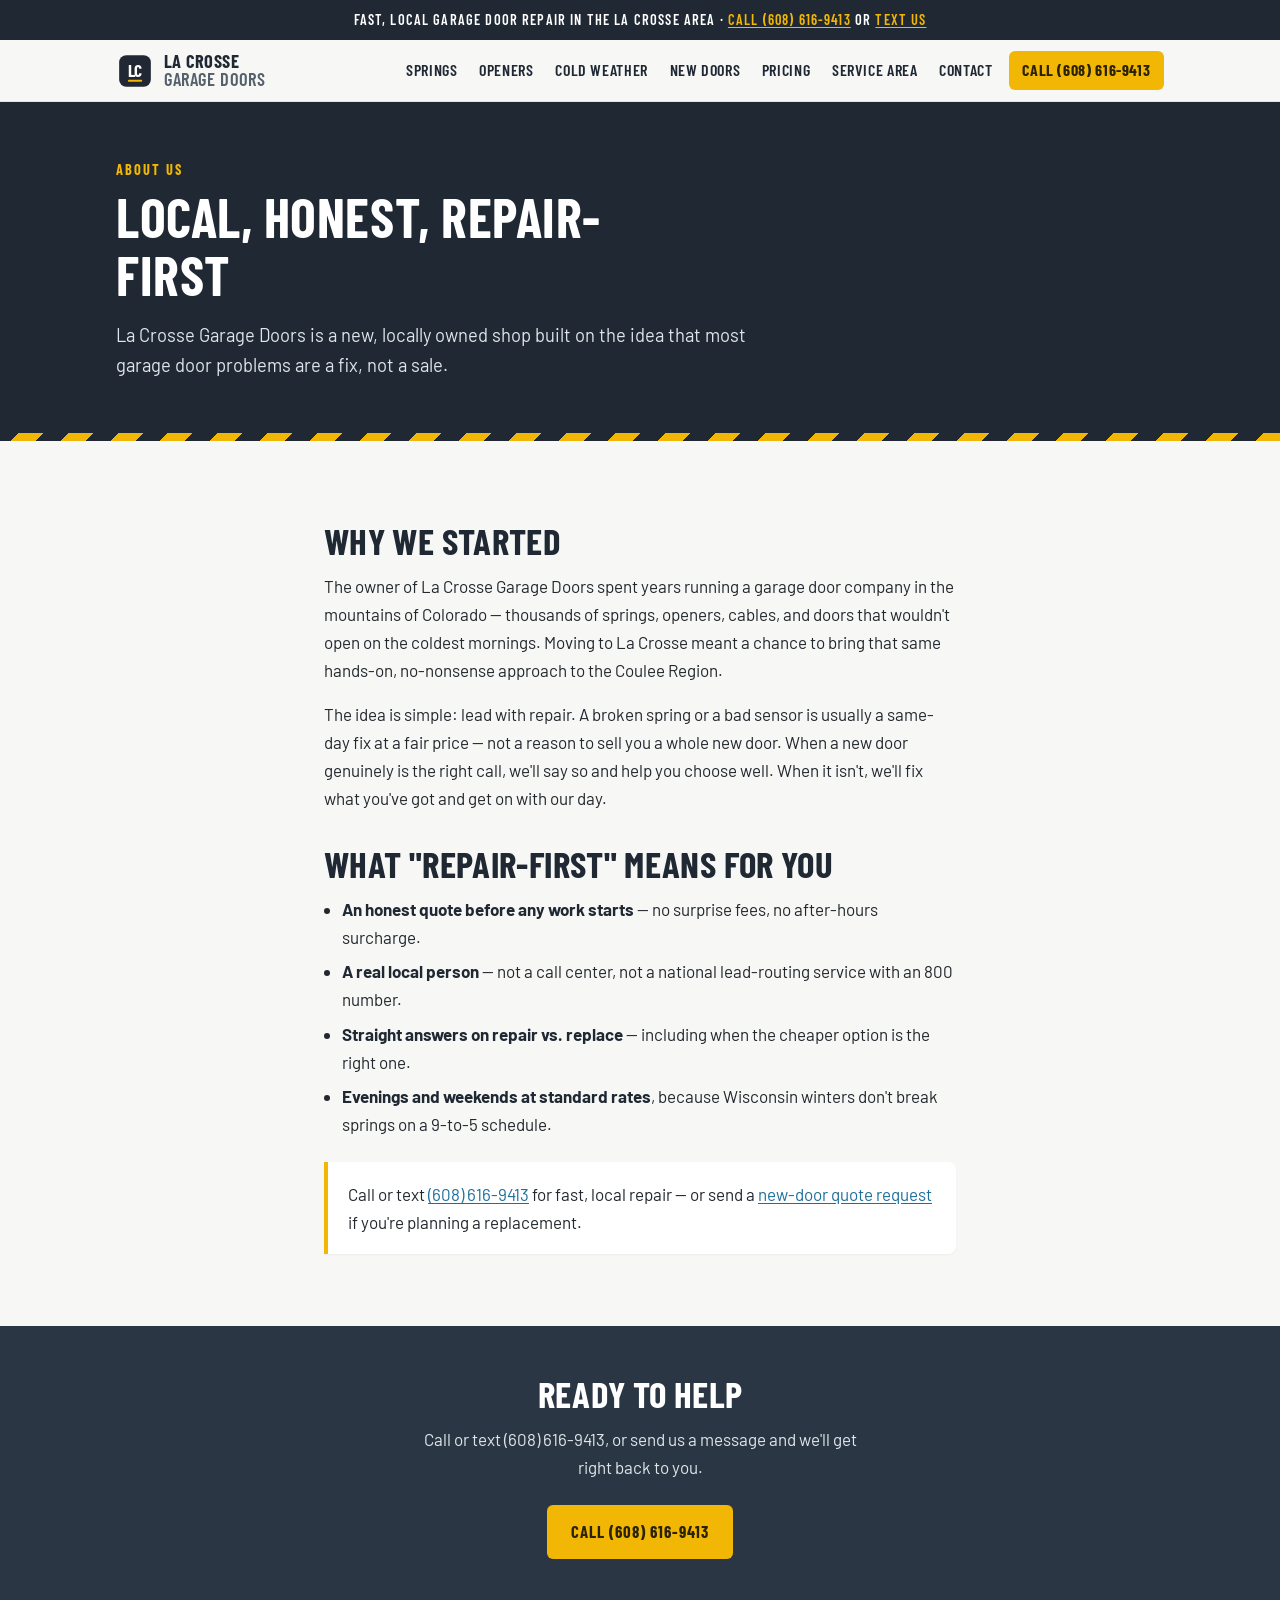
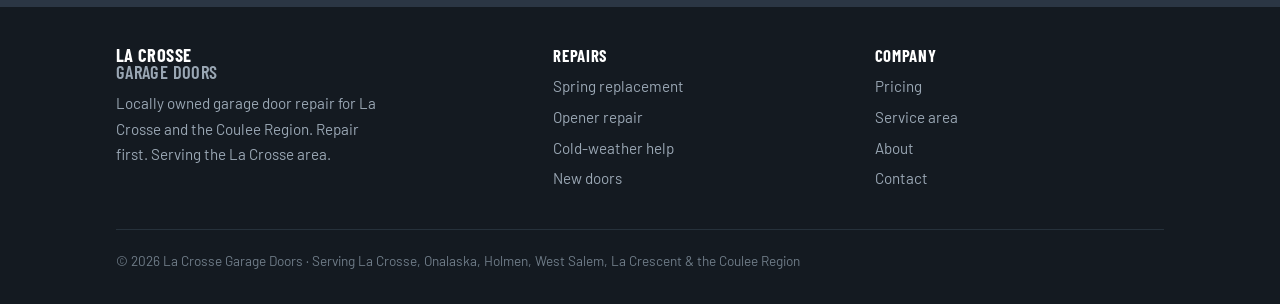
<file: about.html>
<!DOCTYPE html>
<html lang="en">
<head>
  <!-- Google Tag Manager -->
  <script>(function(w,d,s,l,i){w[l]=w[l]||[];w[l].push({'gtm.start':
new Date().getTime(),event:'gtm.js'});var f=d.getElementsByTagName(s)[0],
j=d.createElement(s),dl=l!='dataLayer'?'&l='+l:'';j.async=true;j.src=
'https://www.googletagmanager.com/gtm.js?id='+i+dl;f.parentNode.insertBefore(j,f);
})(window,document,'script','dataLayer','GT-P3NZMQHP');</script>
  <!-- End Google Tag Manager -->
  <!-- Google tag (gtag.js) — Local Ads -->
  <script async src="https://www.googletagmanager.com/gtag/js?id=G-Z080WLD89X"></script>
  <script>
    window.dataLayer = window.dataLayer || [];
    function gtag(){dataLayer.push(arguments);}
    gtag('js', new Date());
    gtag('config', 'G-Z080WLD89X');
  </script>
  <meta charset="UTF-8">
  <meta name="viewport" content="width=device-width, initial-scale=1.0">
  <title>About | Locally Owned Garage Door Repair in La Crosse | La Crosse Garage Doors</title>
  <meta name="description" content="La Crosse Garage Doors is a locally owned, repair-first garage door company in La Crosse, run by an owner with years of hands-on garage door experience. Call or text (608) 616-9413.">
  <link rel="canonical" href="https://lacrossegaragedoors.com/about.html">
  <link rel="icon" href="favicon.svg" type="image/svg+xml">
  <link rel="stylesheet" href="style.css">

  <meta property="og:type" content="website">
  <meta property="og:title" content="About La Crosse Garage Doors">
  <meta property="og:description" content="Locally owned, repair-first garage door company in La Crosse.">
  <meta property="og:url" content="https://lacrossegaragedoors.com/about.html">

  <link rel="preconnect" href="https://fonts.googleapis.com">
  <link rel="preconnect" href="https://fonts.gstatic.com" crossorigin>
  <link href="https://fonts.googleapis.com/css2?family=Barlow+Condensed:wght@600;700&family=Barlow:wght@400;500;600&display=swap" rel="stylesheet">
</head>
<body>

  <!-- Google Tag Manager (noscript) -->
  <noscript><iframe src="https://www.googletagmanager.com/ns.html?id=GT-P3NZMQHP"
  height="0" width="0" style="display:none;visibility:hidden"></iframe></noscript>
  <!-- End Google Tag Manager (noscript) -->
  <div class="ribbon">Fast, local garage door repair in the La Crosse area &middot; <a href="tel:+16086169413">Call (608) 616-9413</a> or <a href="sms:+16086169413">text us</a></div>

  <header class="site-header">
    <div class="wrap">
      <a class="brand" href="index.html" aria-label="La Crosse Garage Doors home">
        <svg viewBox="0 0 48 48" aria-hidden="true"><rect x="4" y="4" width="40" height="40" rx="9" fill="#1f2833"/><text x="24" y="31.5" font-family="'Barlow Condensed',sans-serif" font-weight="700" font-size="22" fill="#fff" text-anchor="middle" letter-spacing="-0.5">LC</text><rect x="15" y="35" width="18" height="2.6" rx="1.3" fill="#f2b705"/></svg>
        <span class="brand-name"><span class="lc">La Crosse</span><span class="gd">Garage Doors</span></span>
      </a>
      <nav class="site-nav" aria-label="Primary">
        <a href="garage-door-spring-replacement-la-crosse.html">Springs</a>
        <a href="garage-door-opener-repair-la-crosse.html">Openers</a>
        <a href="garage-door-wont-open-cold-weather.html">Cold Weather</a>
        <a href="garage-door-installation-la-crosse.html">New Doors</a>
        <a href="garage-door-repair-cost-la-crosse.html">Pricing</a>
        <a href="service-area.html">Service Area</a>
        <a href="contact.html">Contact</a>
        <a class="nav-call" href="tel:+16086169413">Call&nbsp;(608) 616-9413</a>
      </nav>
    </div>
  </header>

  <main>
    <section class="page-hero">
      <div class="wrap">
        <p class="eyebrow">About us</p>
        <h1>Local, Honest, Repair-First</h1>
        <p class="lede">La Crosse Garage Doors is a new, locally owned shop built on the idea that most garage door problems are a fix, not a sale.</p>
      </div>
    </section>

    <section>
      <div class="wrap prose">
        <!-- TODO: add owner name + a real photo here. A face and a name are the
             single biggest trust signals on an About page — the thing the
             spam competitors can't fake. Replace the bracketed bits below. -->
        <h2>Why we started</h2>
        <p>The owner of La Crosse Garage Doors spent years running a garage door company in the mountains of Colorado — thousands of springs, openers, cables, and doors that wouldn't open on the coldest mornings. Moving to La Crosse meant a chance to bring that same hands-on, no-nonsense approach to the Coulee Region.</p>
        <p>The idea is simple: lead with repair. A broken spring or a bad sensor is usually a same-day fix at a fair price — not a reason to sell you a whole new door. When a new door genuinely is the right call, we'll say so and help you choose well. When it isn't, we'll fix what you've got and get on with our day.</p>

        <h2>What "repair-first" means for you</h2>
        <ul>
          <li><strong>An honest quote before any work starts</strong> — no surprise fees, no after-hours surcharge.</li>
          <li><strong>A real local person</strong> — not a call center, not a national lead-routing service with an 800 number.</li>
          <li><strong>Straight answers on repair vs. replace</strong> — including when the cheaper option is the right one.</li>
          <li><strong>Evenings and weekends at standard rates</strong>, because Wisconsin winters don't break springs on a 9-to-5 schedule.</li>
        </ul>

        <div class="callout">
          <p>Call or text <a href="tel:+16086169413">(608) 616-9413</a> for fast, local repair — or send a <a href="garage-door-installation-la-crosse.html">new-door quote request</a> if you're planning a replacement.</p>
        </div>
      </div>
    </section>

    <section class="cta-band">
      <div class="wrap">
        <h2>Ready to help</h2>
        <p>Call or text (608) 616-9413, or send us a message and we'll get right back to you.</p>
        <a class="btn btn-primary" href="tel:+16086169413">Call (608) 616-9413</a>
      </div>
    </section>
  </main>

  <footer class="site-footer">
    <div class="wrap">
      <div class="foot-grid">
        <div>
          <span class="brand-name"><span class="lc">La Crosse</span><span class="gd">Garage Doors</span></span>
          <p style="margin-top:0.6rem;max-width:30ch;">Locally owned garage door repair for La Crosse and the Coulee Region. Repair first. Serving the La Crosse area.</p>
        </div>
        <div>
          <h4>Repairs</h4>
          <ul>
            <li><a href="garage-door-spring-replacement-la-crosse.html">Spring replacement</a></li>
            <li><a href="garage-door-opener-repair-la-crosse.html">Opener repair</a></li>
            <li><a href="garage-door-wont-open-cold-weather.html">Cold-weather help</a></li>
            <li><a href="garage-door-installation-la-crosse.html">New doors</a></li>
          </ul>
        </div>
        <div>
          <h4>Company</h4>
          <ul>
            <li><a href="garage-door-repair-cost-la-crosse.html">Pricing</a></li>
            <li><a href="service-area.html">Service area</a></li>
            <li><a href="about.html">About</a></li>
            <li><a href="contact.html">Contact</a></li>
          </ul>
        </div>
      </div>
      <p class="foot-note">&copy; 2026 La Crosse Garage Doors &middot; Serving La Crosse, Onalaska, Holmen, West Salem, La Crescent &amp; the Coulee Region</p>
    </div>
  </footer>

</body>
</html>
</file>
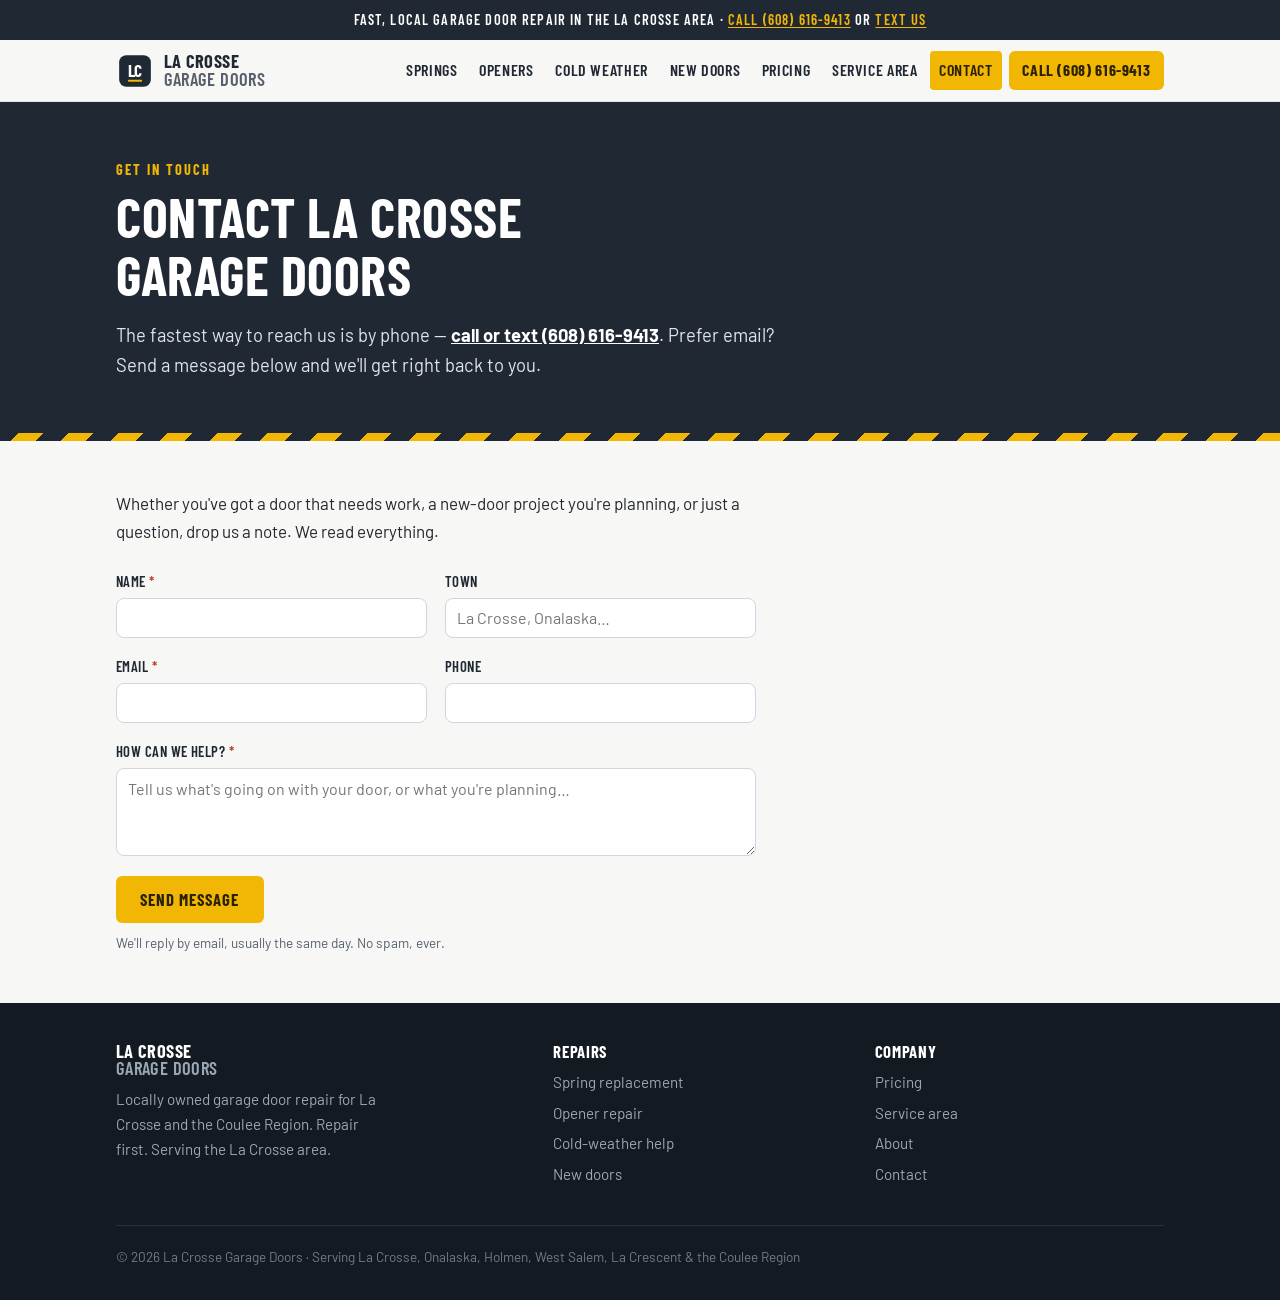
<file: contact.html>
<!DOCTYPE html>
<html lang="en">
<head>
  <!-- Google Tag Manager -->
  <script>(function(w,d,s,l,i){w[l]=w[l]||[];w[l].push({'gtm.start':
new Date().getTime(),event:'gtm.js'});var f=d.getElementsByTagName(s)[0],
j=d.createElement(s),dl=l!='dataLayer'?'&l='+l:'';j.async=true;j.src=
'https://www.googletagmanager.com/gtm.js?id='+i+dl;f.parentNode.insertBefore(j,f);
})(window,document,'script','dataLayer','GT-P3NZMQHP');</script>
  <!-- End Google Tag Manager -->
  <!-- Google tag (gtag.js) — Local Ads -->
  <script async src="https://www.googletagmanager.com/gtag/js?id=G-Z080WLD89X"></script>
  <script>
    window.dataLayer = window.dataLayer || [];
    function gtag(){dataLayer.push(arguments);}
    gtag('js', new Date());
    gtag('config', 'G-Z080WLD89X');
  </script>
  <meta charset="UTF-8">
  <meta name="viewport" content="width=device-width, initial-scale=1.0">
  <title>Contact | La Crosse Garage Doors</title>
  <meta name="description" content="Get in touch with La Crosse Garage Doors — call or text (608) 616-9413, or send a message. Serving La Crosse, Onalaska, Holmen &amp; the Coulee Region.">
  <link rel="canonical" href="https://lacrossegaragedoors.com/contact.html">
  <link rel="icon" href="favicon.svg" type="image/svg+xml">
  <link rel="stylesheet" href="style.css">

  <meta property="og:type" content="website">
  <meta property="og:title" content="Contact La Crosse Garage Doors">
  <meta property="og:description" content="Call or text (608) 616-9413, or send a message and we'll get back to you.">
  <meta property="og:url" content="https://lacrossegaragedoors.com/contact.html">

  <link rel="preconnect" href="https://fonts.googleapis.com">
  <link rel="preconnect" href="https://fonts.gstatic.com" crossorigin>
  <link href="https://fonts.googleapis.com/css2?family=Barlow+Condensed:wght@600;700&family=Barlow:wght@400;500;600&display=swap" rel="stylesheet">
</head>
<body>

  <!-- Google Tag Manager (noscript) -->
  <noscript><iframe src="https://www.googletagmanager.com/ns.html?id=GT-P3NZMQHP"
  height="0" width="0" style="display:none;visibility:hidden"></iframe></noscript>
  <!-- End Google Tag Manager (noscript) -->
  <div class="ribbon">Fast, local garage door repair in the La Crosse area &middot; <a href="tel:+16086169413">Call (608) 616-9413</a> or <a href="sms:+16086169413">text us</a></div>

  <header class="site-header">
    <div class="wrap">
      <a class="brand" href="index.html" aria-label="La Crosse Garage Doors home">
        <svg viewBox="0 0 48 48" aria-hidden="true"><rect x="4" y="4" width="40" height="40" rx="9" fill="#1f2833"/><text x="24" y="31.5" font-family="'Barlow Condensed',sans-serif" font-weight="700" font-size="22" fill="#fff" text-anchor="middle" letter-spacing="-0.5">LC</text><rect x="15" y="35" width="18" height="2.6" rx="1.3" fill="#f2b705"/></svg>
        <span class="brand-name"><span class="lc">La Crosse</span><span class="gd">Garage Doors</span></span>
      </a>
      <nav class="site-nav" aria-label="Primary">
        <a href="garage-door-spring-replacement-la-crosse.html">Springs</a>
        <a href="garage-door-opener-repair-la-crosse.html">Openers</a>
        <a href="garage-door-wont-open-cold-weather.html">Cold Weather</a>
        <a href="garage-door-installation-la-crosse.html">New Doors</a>
        <a href="garage-door-repair-cost-la-crosse.html">Pricing</a>
        <a href="service-area.html">Service Area</a>
        <a href="contact.html" aria-current="page">Contact</a>
        <a class="nav-call" href="tel:+16086169413">Call&nbsp;(608) 616-9413</a>
      </nav>
    </div>
  </header>

  <main>
    <section class="page-hero">
      <div class="wrap">
        <p class="eyebrow">Get in touch</p>
        <h1>Contact La Crosse Garage Doors</h1>
        <p class="lede">The fastest way to reach us is by phone — <strong><a href="tel:+16086169413" style="color:#fff;">call or text (608) 616-9413</a></strong>. Prefer email? Send a message below and we'll get right back to you.</p>
      </div>
    </section>

    <section>
      <div class="wrap">
        <div class="prose">
          <p>Whether you've got a door that needs work, a new-door project you're planning, or just a question, drop us a note. We read everything.</p>
        </div>

        <!-- Web3Forms contact form. Distinct subject so these are easy to spot. -->
        <form class="lead-form" action="https://api.web3forms.com/submit" method="POST">
          <input type="hidden" name="access_key" value="b48ade35-f870-45dd-b1df-0b51478c5cf5">
          <input type="hidden" name="subject" value="LCGD contact form">
          <input type="hidden" name="from_name" value="LCGD Contact Form">
          <input type="hidden" name="redirect" value="https://lacrossegaragedoors.com/thank-you.html">
          <input type="checkbox" name="botcheck" style="display:none" tabindex="-1" autocomplete="off">

          <div class="form-grid">
            <div class="field">
              <label for="name">Name <span class="req">*</span></label>
              <input id="name" type="text" name="name" required>
            </div>
            <div class="field">
              <label for="town">Town</label>
              <input id="town" type="text" name="town" placeholder="La Crosse, Onalaska…">
            </div>
            <div class="field">
              <label for="email">Email <span class="req">*</span></label>
              <input id="email" type="email" name="email" required>
            </div>
            <div class="field">
              <label for="phone">Phone</label>
              <input id="phone" type="tel" name="phone">
            </div>
            <div class="field full">
              <label for="message">How can we help? <span class="req">*</span></label>
              <textarea id="message" name="message" required placeholder="Tell us what's going on with your door, or what you're planning…"></textarea>
            </div>
          </div>

          <div class="form-actions">
            <button class="btn btn-primary" type="submit">Send message</button>
            <p class="form-note">We'll reply by email, usually the same day. No spam, ever.</p>
          </div>
        </form>
      </div>
    </section>
  </main>

  <footer class="site-footer">
    <div class="wrap">
      <div class="foot-grid">
        <div>
          <span class="brand-name"><span class="lc">La Crosse</span><span class="gd">Garage Doors</span></span>
          <p style="margin-top:0.6rem;max-width:30ch;">Locally owned garage door repair for La Crosse and the Coulee Region. Repair first. Serving the La Crosse area.</p>
        </div>
        <div>
          <h4>Repairs</h4>
          <ul>
            <li><a href="garage-door-spring-replacement-la-crosse.html">Spring replacement</a></li>
            <li><a href="garage-door-opener-repair-la-crosse.html">Opener repair</a></li>
            <li><a href="garage-door-wont-open-cold-weather.html">Cold-weather help</a></li>
            <li><a href="garage-door-installation-la-crosse.html">New doors</a></li>
          </ul>
        </div>
        <div>
          <h4>Company</h4>
          <ul>
            <li><a href="garage-door-repair-cost-la-crosse.html">Pricing</a></li>
            <li><a href="service-area.html">Service area</a></li>
            <li><a href="about.html">About</a></li>
            <li><a href="contact.html">Contact</a></li>
          </ul>
        </div>
      </div>
      <p class="foot-note">&copy; 2026 La Crosse Garage Doors &middot; Serving La Crosse, Onalaska, Holmen, West Salem, La Crescent &amp; the Coulee Region</p>
    </div>
  </footer>

</body>
</html>
</file>
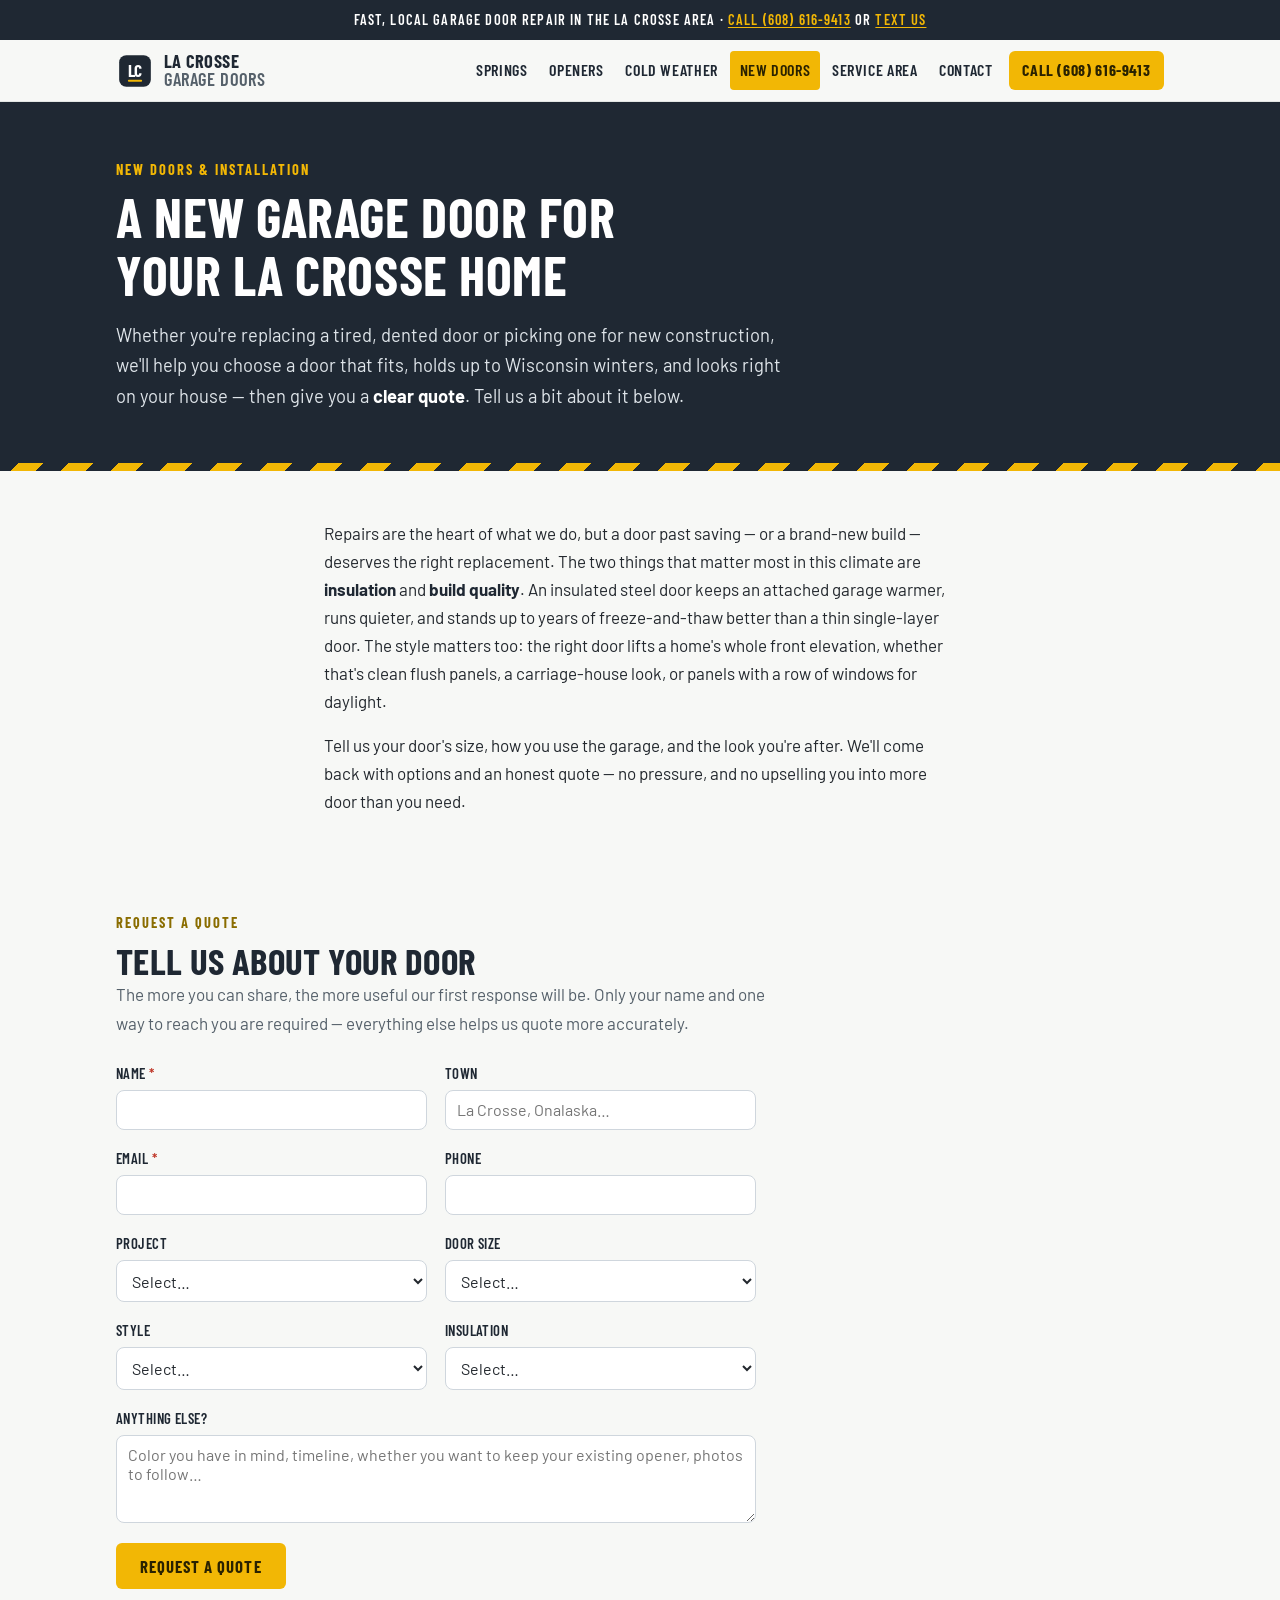
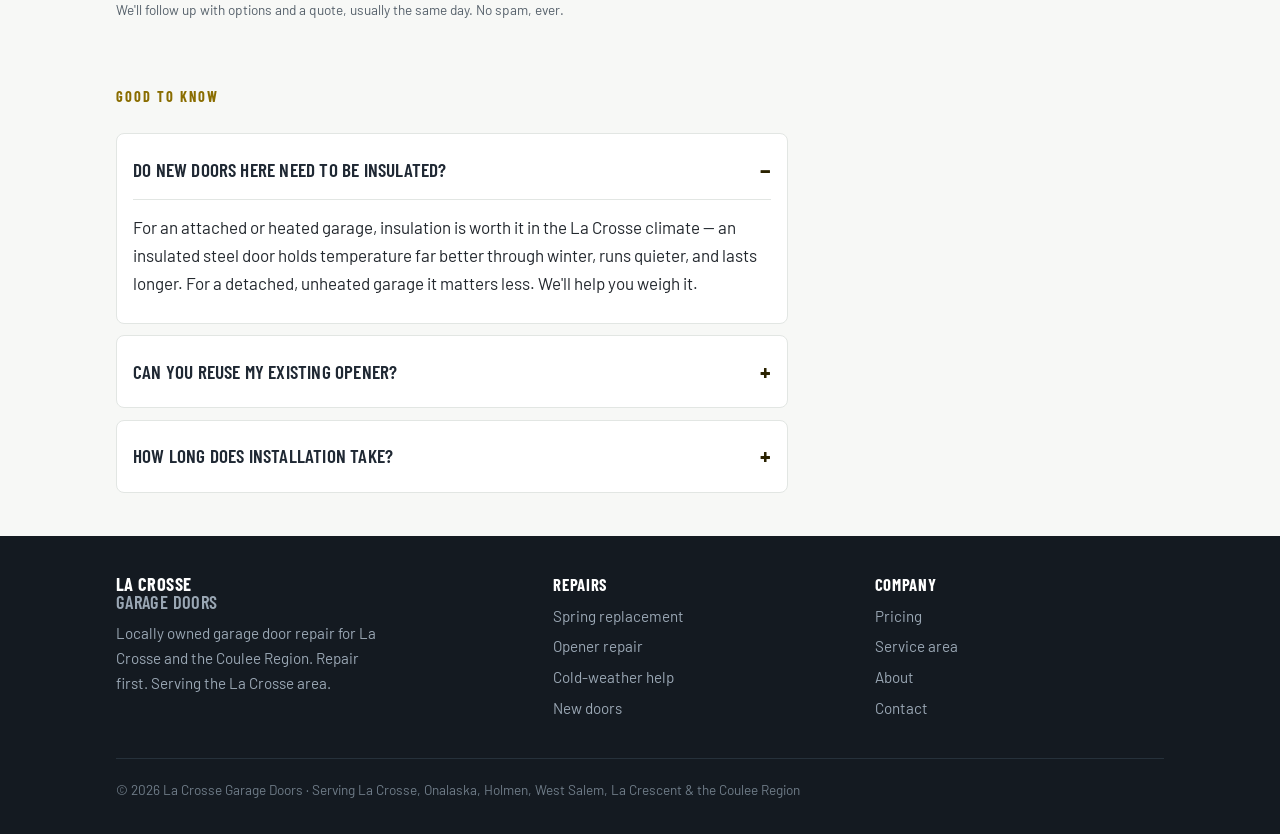
<file: garage-door-installation-la-crosse.html>
<!DOCTYPE html>
<html lang="en">
<head>
  <!-- Google Tag Manager -->
  <script>(function(w,d,s,l,i){w[l]=w[l]||[];w[l].push({'gtm.start':
new Date().getTime(),event:'gtm.js'});var f=d.getElementsByTagName(s)[0],
j=d.createElement(s),dl=l!='dataLayer'?'&l='+l:'';j.async=true;j.src=
'https://www.googletagmanager.com/gtm.js?id='+i+dl;f.parentNode.insertBefore(j,f);
})(window,document,'script','dataLayer','GT-P3NZMQHP');</script>
  <!-- End Google Tag Manager -->
  <!-- Google tag (gtag.js) — Local Ads -->
  <script async src="https://www.googletagmanager.com/gtag/js?id=G-Z080WLD89X"></script>
  <script>
    window.dataLayer = window.dataLayer || [];
    function gtag(){dataLayer.push(arguments);}
    gtag('js', new Date());
    gtag('config', 'G-Z080WLD89X');
  </script>
  <meta charset="UTF-8">
  <meta name="viewport" content="width=device-width, initial-scale=1.0">
  <title>New Garage Doors in La Crosse WI | Installation &amp; Replacement | La Crosse Garage Doors</title>
  <meta name="description" content="Thinking about a new garage door in La Crosse? Tell us your door's size, style, and insulation and we'll put together a quote. Serving La Crosse, Onalaska, Holmen &amp; the Coulee Region. Call or text (608) 616-9413.">
  <link rel="canonical" href="https://lacrossegaragedoors.com/garage-door-installation-la-crosse.html">
  <link rel="icon" href="favicon.svg" type="image/svg+xml">
  <link rel="stylesheet" href="style.css">

  <meta property="og:type" content="website">
  <meta property="og:title" content="New Garage Doors in La Crosse WI — Installation & Replacement">
  <meta property="og:description" content="Tell us your door's size, style, and insulation and we'll put together a quote. Call or text (608) 616-9413.">
  <meta property="og:url" content="https://lacrossegaragedoors.com/garage-door-installation-la-crosse.html">

  <link rel="preconnect" href="https://fonts.googleapis.com">
  <link rel="preconnect" href="https://fonts.gstatic.com" crossorigin>
  <link href="https://fonts.googleapis.com/css2?family=Barlow+Condensed:wght@600;700&family=Barlow:wght@400;500;600&display=swap" rel="stylesheet">

  <script type="application/ld+json">
  {
    "@context": "https://schema.org",
    "@type": "Service",
    "serviceType": "Garage door installation and replacement",
    "provider": {
      "@type": "HomeAndConstructionBusiness",
      "name": "La Crosse Garage Doors",
      "url": "https://lacrossegaragedoors.com/"
    },
    "areaServed": [
      {"@type": "City", "name": "La Crosse", "containedInPlace": {"@type": "State", "name": "Wisconsin"}},
      {"@type": "City", "name": "Onalaska", "containedInPlace": {"@type": "State", "name": "Wisconsin"}},
      {"@type": "City", "name": "Holmen", "containedInPlace": {"@type": "State", "name": "Wisconsin"}}
    ],
    "description": "New garage door installation and replacement for homes in La Crosse, Wisconsin and the surrounding Coulee Region, including insulated steel doors suited to Wisconsin winters."
  }
  </script>

  <script type="application/ld+json">
  {
    "@context": "https://schema.org",
    "@type": "FAQPage",
    "mainEntity": [
      {
        "@type": "Question",
        "name": "Do new garage doors in Wisconsin need to be insulated?",
        "acceptedAnswer": {
          "@type": "Answer",
          "text": "For an attached garage, or any garage you heat or use as workspace, insulation is worth it in the La Crosse climate. An insulated steel door holds temperature far better through Wisconsin winters, cuts down on noise, and is more rigid and durable. For a detached, unheated garage it matters less. We'll help you weigh it for your situation."
        }
      },
      {
        "@type": "Question",
        "name": "Can you replace just the door and keep my existing opener?",
        "acceptedAnswer": {
          "@type": "Answer",
          "text": "Usually, yes — if your opener is in good working order, a new door can be installed and set up to work with it. If the opener is older or underpowered for a heavier insulated door, we'll tell you honestly and give you the option either way."
        }
      },
      {
        "@type": "Question",
        "name": "How long does a new garage door take to install?",
        "acceptedAnswer": {
          "@type": "Answer",
          "text": "A standard single or double door replacement is typically a one-day job once the door is ordered and in. Lead time depends on the door and finish you choose; we'll give you a realistic timeline with your quote."
        }
      }
    ]
  }
  </script>
</head>
<body>

  <!-- Google Tag Manager (noscript) -->
  <noscript><iframe src="https://www.googletagmanager.com/ns.html?id=GT-P3NZMQHP"
  height="0" width="0" style="display:none;visibility:hidden"></iframe></noscript>
  <!-- End Google Tag Manager (noscript) -->
  <div class="ribbon">Fast, local garage door repair in the La Crosse area &middot; <a href="tel:+16086169413">Call (608) 616-9413</a> or <a href="sms:+16086169413">text us</a></div>

  <header class="site-header">
    <div class="wrap">
      <a class="brand" href="index.html" aria-label="La Crosse Garage Doors home">
        <svg viewBox="0 0 48 48" aria-hidden="true"><rect x="4" y="4" width="40" height="40" rx="9" fill="#1f2833"/><text x="24" y="31.5" font-family="'Barlow Condensed',sans-serif" font-weight="700" font-size="22" fill="#fff" text-anchor="middle" letter-spacing="-0.5">LC</text><rect x="15" y="35" width="18" height="2.6" rx="1.3" fill="#f2b705"/></svg>
        <span class="brand-name"><span class="lc">La Crosse</span><span class="gd">Garage Doors</span></span>
      </a>
      <nav class="site-nav" aria-label="Primary">
        <a href="garage-door-spring-replacement-la-crosse.html">Springs</a>
        <a href="garage-door-opener-repair-la-crosse.html">Openers</a>
        <a href="garage-door-wont-open-cold-weather.html">Cold Weather</a>
        <a href="garage-door-installation-la-crosse.html" aria-current="page">New Doors</a>
        <a href="service-area.html">Service Area</a>
        <a href="contact.html">Contact</a>
        <a class="nav-call" href="tel:+16086169413">Call&nbsp;(608) 616-9413</a>
      </nav>
    </div>
  </header>

  <main>
    <section class="page-hero">
      <div class="wrap">
        <p class="eyebrow">New doors &amp; installation</p>
        <h1>A New Garage Door for Your La Crosse Home</h1>
        <p class="lede">Whether you're replacing a tired, dented door or picking one for new construction, we'll help you choose a door that fits, holds up to Wisconsin winters, and looks right on your house — then give you a <strong>clear quote</strong>. Tell us a bit about it below.</p>
      </div>
    </section>

    <section>
      <div class="wrap prose">
        <p>Repairs are the heart of what we do, but a door past saving — or a brand-new build — deserves the right replacement. The two things that matter most in this climate are <strong>insulation</strong> and <strong>build quality</strong>. An insulated steel door keeps an attached garage warmer, runs quieter, and stands up to years of freeze-and-thaw better than a thin single-layer door. The style matters too: the right door lifts a home's whole front elevation, whether that's clean flush panels, a carriage-house look, or panels with a row of windows for daylight.</p>
        <p>Tell us your door's size, how you use the garage, and the look you're after. We'll come back with options and an honest quote — no pressure, and no upselling you into more door than you need.</p>
      </div>
    </section>

    <section class="tight">
      <div class="wrap">
        <p class="eyebrow">Request a quote</p>
        <h2 style="font-size:clamp(1.7rem,4vw,2.3rem);margin-top:0.4rem;">Tell us about your door</h2>
        <p style="max-width:42rem;color:var(--muted);">The more you can share, the more useful our first response will be. Only your name and one way to reach you are required — everything else helps us quote more accurately.</p>

        <!-- Web3Forms: plain HTML form POST. Install leads get their own subject line. -->
        <form class="lead-form" action="https://api.web3forms.com/submit" method="POST">
          <input type="hidden" name="access_key" value="b48ade35-f870-45dd-b1df-0b51478c5cf5">
          <input type="hidden" name="subject" value="LCGD install quote request">
          <input type="hidden" name="from_name" value="LCGD Install Form">
          <input type="hidden" name="redirect" value="https://lacrossegaragedoors.com/thank-you.html">
          <!-- honeypot -->
          <input type="checkbox" name="botcheck" style="display:none" tabindex="-1" autocomplete="off">

          <div class="form-grid">
            <div class="field">
              <label for="name">Name <span class="req">*</span></label>
              <input id="name" type="text" name="name" required>
            </div>
            <div class="field">
              <label for="town">Town</label>
              <input id="town" type="text" name="town" placeholder="La Crosse, Onalaska…">
            </div>
            <div class="field">
              <label for="email">Email <span class="req">*</span></label>
              <input id="email" type="email" name="email" required>
            </div>
            <div class="field">
              <label for="phone">Phone</label>
              <input id="phone" type="tel" name="phone">
            </div>
            <div class="field">
              <label for="project">Project</label>
              <select id="project" name="project_type">
                <option value="">Select…</option>
                <option>Replace an existing door</option>
                <option>New construction</option>
                <option>Not sure yet</option>
              </select>
            </div>
            <div class="field">
              <label for="size">Door size</label>
              <select id="size" name="door_size">
                <option value="">Select…</option>
                <option>Single-car (about 8–9 ft wide)</option>
                <option>Double-car (about 16 ft wide)</option>
                <option>Two single doors</option>
                <option>Other / not sure</option>
              </select>
            </div>
            <div class="field">
              <label for="style">Style</label>
              <select id="style" name="style_pref">
                <option value="">Select…</option>
                <option>Flush / clean panels</option>
                <option>Panels with windows</option>
                <option>Carriage-house look</option>
                <option>Not sure — show me options</option>
              </select>
            </div>
            <div class="field">
              <label for="insulation">Insulation</label>
              <select id="insulation" name="insulation">
                <option value="">Select…</option>
                <option>Insulated (attached/heated garage)</option>
                <option>Non-insulated (detached/unheated)</option>
                <option>Not sure</option>
              </select>
            </div>
            <div class="field full">
              <label for="message">Anything else?</label>
              <textarea id="message" name="message" placeholder="Color you have in mind, timeline, whether you want to keep your existing opener, photos to follow…"></textarea>
            </div>
          </div>

          <div class="form-actions">
            <button class="btn btn-primary" type="submit">Request a quote</button>
            <p class="form-note">We'll follow up with options and a quote, usually the same day. No spam, ever.</p>
          </div>
        </form>
      </div>
    </section>

    <section class="tight">
      <div class="wrap">
        <p class="eyebrow">Good to know</p>
        <div class="faq">
          <details open>
            <summary>Do new doors here need to be insulated?</summary>
            <div class="faq-body">
              <p>For an attached or heated garage, insulation is worth it in the La Crosse climate — an insulated steel door holds temperature far better through winter, runs quieter, and lasts longer. For a detached, unheated garage it matters less. We'll help you weigh it.</p>
            </div>
          </details>
          <details>
            <summary>Can you reuse my existing opener?</summary>
            <div class="faq-body">
              <p>Usually, yes, if it's in good shape. If it's older or underpowered for a heavier insulated door, we'll tell you straight and leave the choice to you.</p>
            </div>
          </details>
          <details>
            <summary>How long does installation take?</summary>
            <div class="faq-body">
              <p>A standard single or double replacement is typically a one-day job once the door's in. Lead time depends on the door and finish you pick — we'll give you a realistic timeline with the quote.</p>
            </div>
          </details>
        </div>
      </div>
    </section>
  </main>

  <footer class="site-footer">
    <div class="wrap">
      <div class="foot-grid">
        <div>
          <span class="brand-name"><span class="lc">La Crosse</span><span class="gd">Garage Doors</span></span>
          <p style="margin-top:0.6rem;max-width:30ch;">Locally owned garage door repair for La Crosse and the Coulee Region. Repair first. Serving the La Crosse area.</p>
        </div>
        <div>
          <h4>Repairs</h4>
          <ul>
            <li><a href="garage-door-spring-replacement-la-crosse.html">Spring replacement</a></li>
            <li><a href="garage-door-opener-repair-la-crosse.html">Opener repair</a></li>
            <li><a href="garage-door-wont-open-cold-weather.html">Cold-weather help</a></li>
            <li><a href="garage-door-installation-la-crosse.html">New doors</a></li>
          </ul>
        </div>
        <div>
          <h4>Company</h4>
          <ul>
            <li><a href="garage-door-repair-cost-la-crosse.html">Pricing</a></li>
            <li><a href="service-area.html">Service area</a></li>
            <li><a href="about.html">About</a></li>
            <li><a href="contact.html">Contact</a></li>
          </ul>
        </div>
      </div>
      <p class="foot-note">&copy; 2026 La Crosse Garage Doors &middot; Serving La Crosse, Onalaska, Holmen, West Salem, La Crescent &amp; the Coulee Region</p>
    </div>
  </footer>

</body>
</html>
</file>
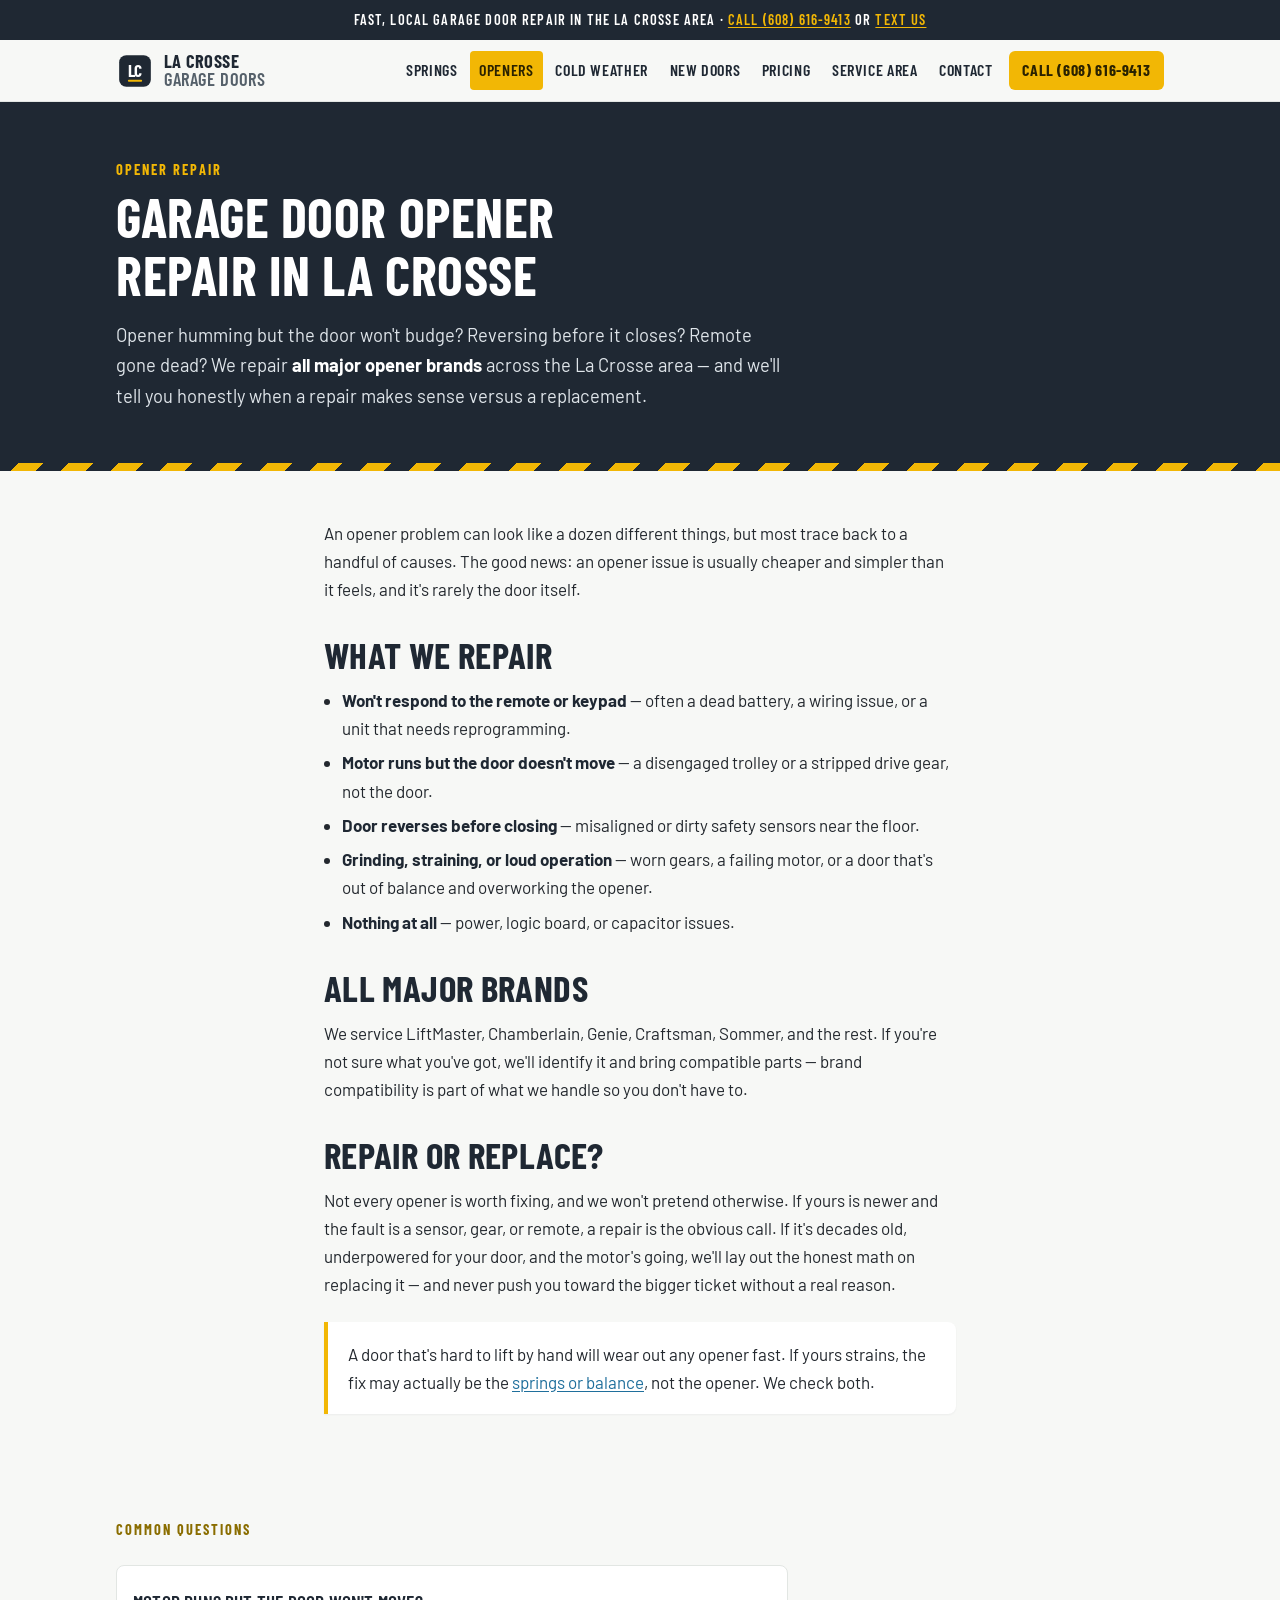
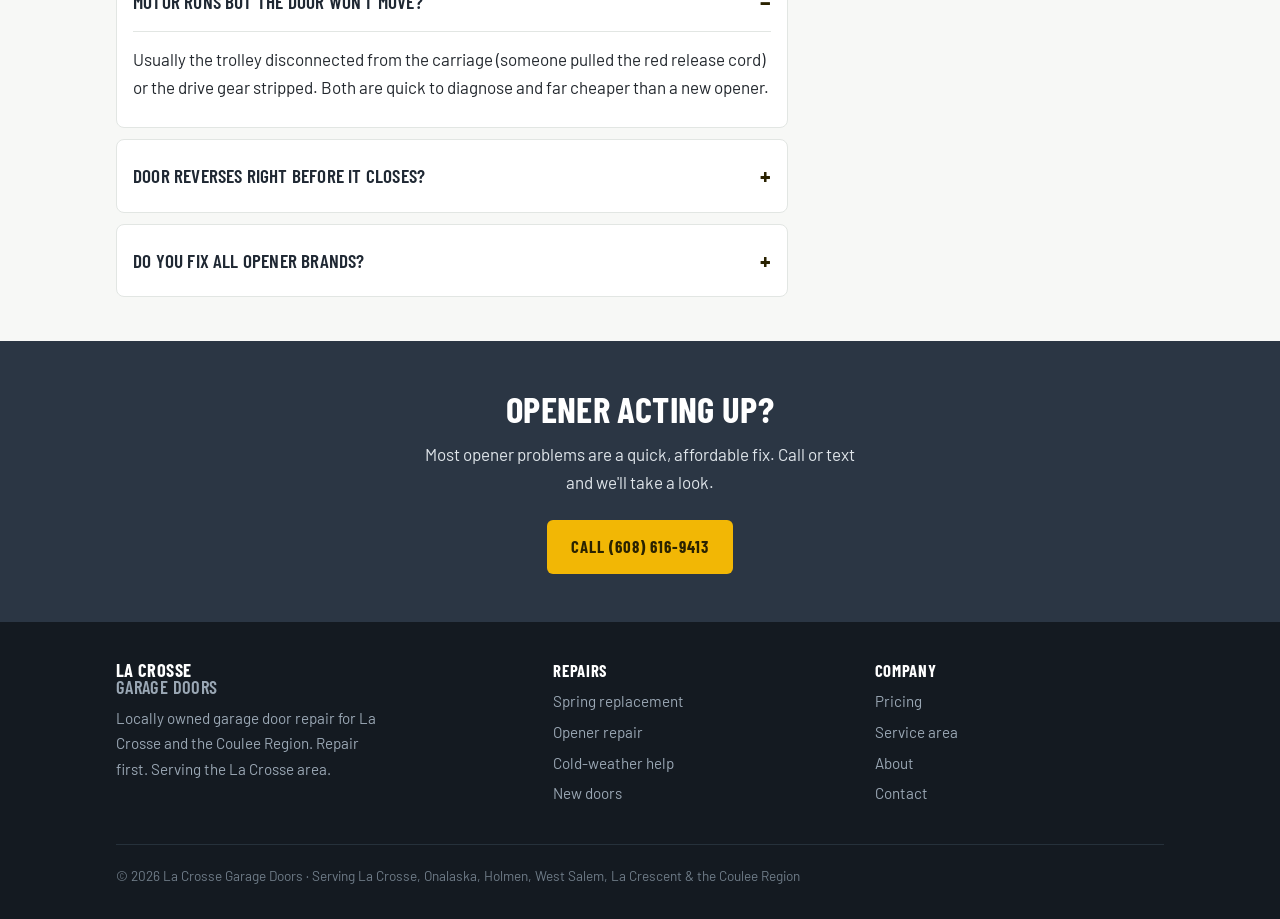
<file: garage-door-opener-repair-la-crosse.html>
<!DOCTYPE html>
<html lang="en">
<head>
  <!-- Google Tag Manager -->
  <script>(function(w,d,s,l,i){w[l]=w[l]||[];w[l].push({'gtm.start':
new Date().getTime(),event:'gtm.js'});var f=d.getElementsByTagName(s)[0],
j=d.createElement(s),dl=l!='dataLayer'?'&l='+l:'';j.async=true;j.src=
'https://www.googletagmanager.com/gtm.js?id='+i+dl;f.parentNode.insertBefore(j,f);
})(window,document,'script','dataLayer','GT-P3NZMQHP');</script>
  <!-- End Google Tag Manager -->
  <!-- Google tag (gtag.js) — Local Ads -->
  <script async src="https://www.googletagmanager.com/gtag/js?id=G-Z080WLD89X"></script>
  <script>
    window.dataLayer = window.dataLayer || [];
    function gtag(){dataLayer.push(arguments);}
    gtag('js', new Date());
    gtag('config', 'G-Z080WLD89X');
  </script>
  <meta charset="UTF-8">
  <meta name="viewport" content="width=device-width, initial-scale=1.0">
  <title>Garage Door Opener Repair in La Crosse WI | All Brands | La Crosse Garage Doors</title>
  <meta name="description" content="Garage door opener not working in La Crosse? We repair LiftMaster, Chamberlain, Genie, and all major openers — sensors, remotes, keypads, motors. Serving La Crosse, Onalaska, Holmen &amp; the Coulee Region. Call or text (608) 616-9413.">
  <link rel="canonical" href="https://lacrossegaragedoors.com/garage-door-opener-repair-la-crosse.html">
  <link rel="icon" href="favicon.svg" type="image/svg+xml">
  <link rel="stylesheet" href="style.css">

  <meta property="og:type" content="website">
  <meta property="og:title" content="Garage Door Opener Repair in La Crosse WI — All Brands">
  <meta property="og:description" content="LiftMaster, Chamberlain, Genie and more — sensors, remotes, keypads, motors. Call or text (608) 616-9413.">
  <meta property="og:url" content="https://lacrossegaragedoors.com/garage-door-opener-repair-la-crosse.html">

  <link rel="preconnect" href="https://fonts.googleapis.com">
  <link rel="preconnect" href="https://fonts.gstatic.com" crossorigin>
  <link href="https://fonts.googleapis.com/css2?family=Barlow+Condensed:wght@600;700&family=Barlow:wght@400;500;600&display=swap" rel="stylesheet">

  <script type="application/ld+json">
  {
    "@context": "https://schema.org",
    "@type": "Service",
    "serviceType": "Garage door opener repair",
    "provider": {
      "@type": "HomeAndConstructionBusiness",
      "name": "La Crosse Garage Doors",
      "url": "https://lacrossegaragedoors.com/"
    },
    "areaServed": [
      {"@type": "City", "name": "La Crosse", "containedInPlace": {"@type": "State", "name": "Wisconsin"}},
      {"@type": "City", "name": "Onalaska", "containedInPlace": {"@type": "State", "name": "Wisconsin"}},
      {"@type": "City", "name": "Holmen", "containedInPlace": {"@type": "State", "name": "Wisconsin"}}
    ],
    "description": "Repair of garage door openers of all major brands for homes in La Crosse, Wisconsin and the Coulee Region, including sensor, remote, keypad, and motor issues."
  }
  </script>

  <script type="application/ld+json">
  {
    "@context": "https://schema.org",
    "@type": "FAQPage",
    "mainEntity": [
      {
        "@type": "Question",
        "name": "My garage door opener runs but the door won't move. What's wrong?",
        "acceptedAnswer": {
          "@type": "Answer",
          "text": "If the motor runs but the door doesn't move, the trolley has usually disconnected from the carriage (someone may have pulled the emergency release), or the drive gear inside the opener has stripped. Neither is the door itself. It's a quick diagnosis for a technician — often a re-engage or a gear replacement rather than a whole new opener."
        }
      },
      {
        "@type": "Question",
        "name": "The door reverses before it closes. How do I fix it?",
        "acceptedAnswer": {
          "@type": "Answer",
          "text": "A door that starts down then reverses is almost always the safety sensors near the floor — they're misaligned, dirty, or something is blocking the beam. Check that both little lights are solid (not blinking), wipe the lenses, and make sure nothing is in the way. If the lights still blink or the door still reverses, the sensors or wiring need attention."
        }
      },
      {
        "@type": "Question",
        "name": "Do you repair all garage door opener brands?",
        "acceptedAnswer": {
          "@type": "Answer",
          "text": "Yes. We service all major residential opener brands, including LiftMaster, Chamberlain, Genie, Craftsman, Sommer, and others. If you're not sure what you have, we can identify it and source compatible parts."
        }
      }
    ]
  }
  </script>
</head>
<body>

  <!-- Google Tag Manager (noscript) -->
  <noscript><iframe src="https://www.googletagmanager.com/ns.html?id=GT-P3NZMQHP"
  height="0" width="0" style="display:none;visibility:hidden"></iframe></noscript>
  <!-- End Google Tag Manager (noscript) -->
  <div class="ribbon">Fast, local garage door repair in the La Crosse area &middot; <a href="tel:+16086169413">Call (608) 616-9413</a> or <a href="sms:+16086169413">text us</a></div>

  <header class="site-header">
    <div class="wrap">
      <a class="brand" href="index.html" aria-label="La Crosse Garage Doors home">
        <svg viewBox="0 0 48 48" aria-hidden="true"><rect x="4" y="4" width="40" height="40" rx="9" fill="#1f2833"/><text x="24" y="31.5" font-family="'Barlow Condensed',sans-serif" font-weight="700" font-size="22" fill="#fff" text-anchor="middle" letter-spacing="-0.5">LC</text><rect x="15" y="35" width="18" height="2.6" rx="1.3" fill="#f2b705"/></svg>
        <span class="brand-name"><span class="lc">La Crosse</span><span class="gd">Garage Doors</span></span>
      </a>
      <nav class="site-nav" aria-label="Primary">
        <a href="garage-door-spring-replacement-la-crosse.html">Springs</a>
        <a href="garage-door-opener-repair-la-crosse.html" aria-current="page">Openers</a>
        <a href="garage-door-wont-open-cold-weather.html">Cold Weather</a>
        <a href="garage-door-installation-la-crosse.html">New Doors</a>
        <a href="garage-door-repair-cost-la-crosse.html">Pricing</a>
        <a href="service-area.html">Service Area</a>
        <a href="contact.html">Contact</a>
        <a class="nav-call" href="tel:+16086169413">Call&nbsp;(608) 616-9413</a>
      </nav>
    </div>
  </header>

  <main>
    <section class="page-hero">
      <div class="wrap">
        <p class="eyebrow">Opener repair</p>
        <h1>Garage Door Opener Repair in La Crosse</h1>
        <p class="lede">Opener humming but the door won't budge? Reversing before it closes? Remote gone dead? We repair <strong>all major opener brands</strong> across the La Crosse area — and we'll tell you honestly when a repair makes sense versus a replacement.</p>
      </div>
    </section>

    <section>
      <div class="wrap prose">
        <p>An opener problem can look like a dozen different things, but most trace back to a handful of causes. The good news: an opener issue is usually cheaper and simpler than it feels, and it's rarely the door itself.</p>

        <h2>What we repair</h2>
        <ul>
          <li><strong>Won't respond to the remote or keypad</strong> — often a dead battery, a wiring issue, or a unit that needs reprogramming.</li>
          <li><strong>Motor runs but the door doesn't move</strong> — a disengaged trolley or a stripped drive gear, not the door.</li>
          <li><strong>Door reverses before closing</strong> — misaligned or dirty safety sensors near the floor.</li>
          <li><strong>Grinding, straining, or loud operation</strong> — worn gears, a failing motor, or a door that's out of balance and overworking the opener.</li>
          <li><strong>Nothing at all</strong> — power, logic board, or capacitor issues.</li>
        </ul>

        <h2>All major brands</h2>
        <p>We service LiftMaster, Chamberlain, Genie, Craftsman, Sommer, and the rest. If you're not sure what you've got, we'll identify it and bring compatible parts — brand compatibility is part of what we handle so you don't have to.</p>

        <h2>Repair or replace?</h2>
        <p>Not every opener is worth fixing, and we won't pretend otherwise. If yours is newer and the fault is a sensor, gear, or remote, a repair is the obvious call. If it's decades old, underpowered for your door, and the motor's going, we'll lay out the honest math on replacing it — and never push you toward the bigger ticket without a real reason.</p>

        <div class="callout">
          <p>A door that's hard to lift by hand will wear out any opener fast. If yours strains, the fix may actually be the <a href="garage-door-spring-replacement-la-crosse.html">springs or balance</a>, not the opener. We check both.</p>
        </div>
      </div>
    </section>

    <section class="tight">
      <div class="wrap">
        <p class="eyebrow">Common questions</p>
        <div class="faq">
          <details open>
            <summary>Motor runs but the door won't move?</summary>
            <div class="faq-body">
              <p>Usually the trolley disconnected from the carriage (someone pulled the red release cord) or the drive gear stripped. Both are quick to diagnose and far cheaper than a new opener.</p>
            </div>
          </details>
          <details>
            <summary>Door reverses right before it closes?</summary>
            <div class="faq-body">
              <p>That's the floor-level safety sensors — misaligned, dirty, or blocked. Make sure both lights are solid, wipe the lenses, and clear the path. If it still reverses, the sensors or wiring need a look.</p>
            </div>
          </details>
          <details>
            <summary>Do you fix all opener brands?</summary>
            <div class="faq-body">
              <p>Yes — LiftMaster, Chamberlain, Genie, Craftsman, Sommer, and more. Not sure what you have? We'll identify it and bring compatible parts.</p>
            </div>
          </details>
        </div>
      </div>
    </section>

    <section class="cta-band">
      <div class="wrap">
        <h2>Opener acting up?</h2>
        <p>Most opener problems are a quick, affordable fix. Call or text and we'll take a look.</p>
        <a class="btn btn-primary" href="tel:+16086169413">Call (608) 616-9413</a>
      </div>
    </section>
  </main>

  <footer class="site-footer">
    <div class="wrap">
      <div class="foot-grid">
        <div>
          <span class="brand-name"><span class="lc">La Crosse</span><span class="gd">Garage Doors</span></span>
          <p style="margin-top:0.6rem;max-width:30ch;">Locally owned garage door repair for La Crosse and the Coulee Region. Repair first. Serving the La Crosse area.</p>
        </div>
        <div>
          <h4>Repairs</h4>
          <ul>
            <li><a href="garage-door-spring-replacement-la-crosse.html">Spring replacement</a></li>
            <li><a href="garage-door-opener-repair-la-crosse.html">Opener repair</a></li>
            <li><a href="garage-door-wont-open-cold-weather.html">Cold-weather help</a></li>
            <li><a href="garage-door-installation-la-crosse.html">New doors</a></li>
          </ul>
        </div>
        <div>
          <h4>Company</h4>
          <ul>
            <li><a href="garage-door-repair-cost-la-crosse.html">Pricing</a></li>
            <li><a href="service-area.html">Service area</a></li>
            <li><a href="about.html">About</a></li>
            <li><a href="contact.html">Contact</a></li>
          </ul>
        </div>
      </div>
      <p class="foot-note">&copy; 2026 La Crosse Garage Doors &middot; Serving La Crosse, Onalaska, Holmen, West Salem, La Crescent &amp; the Coulee Region</p>
    </div>
  </footer>

</body>
</html>
</file>
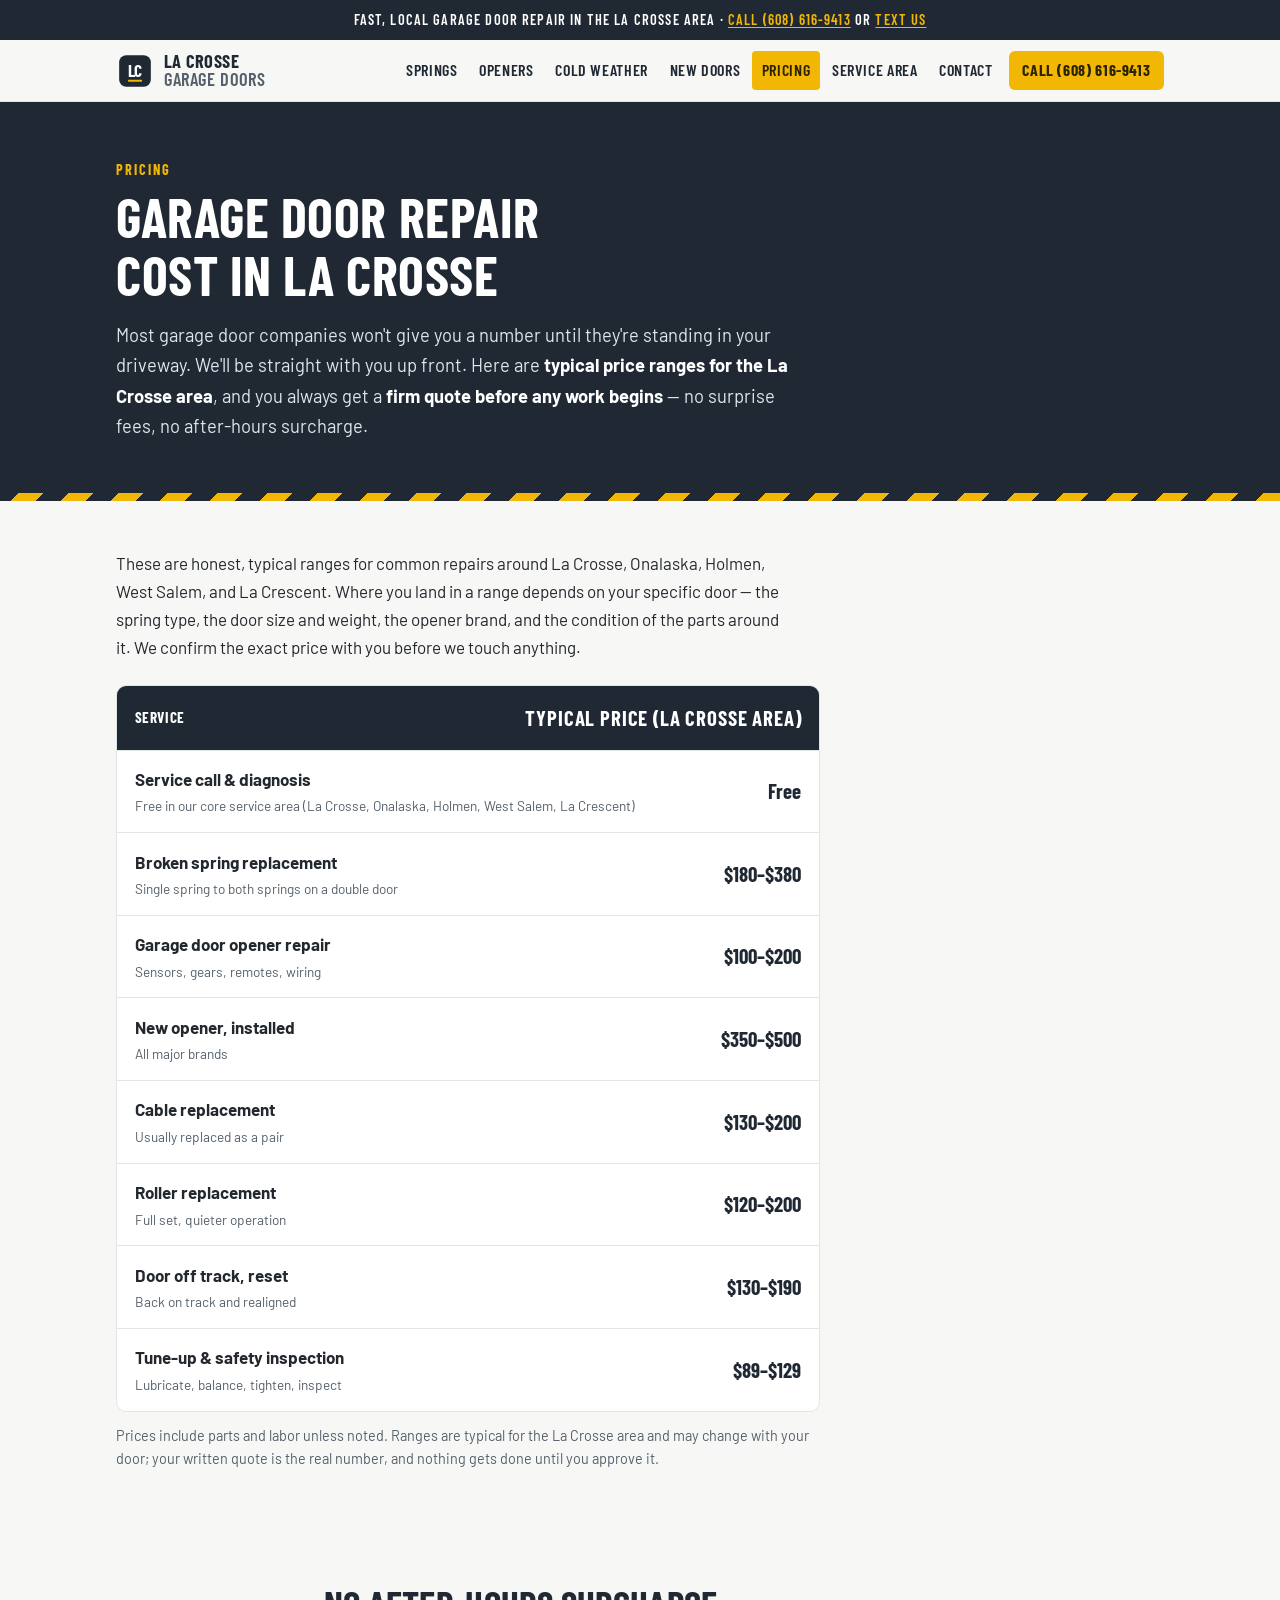
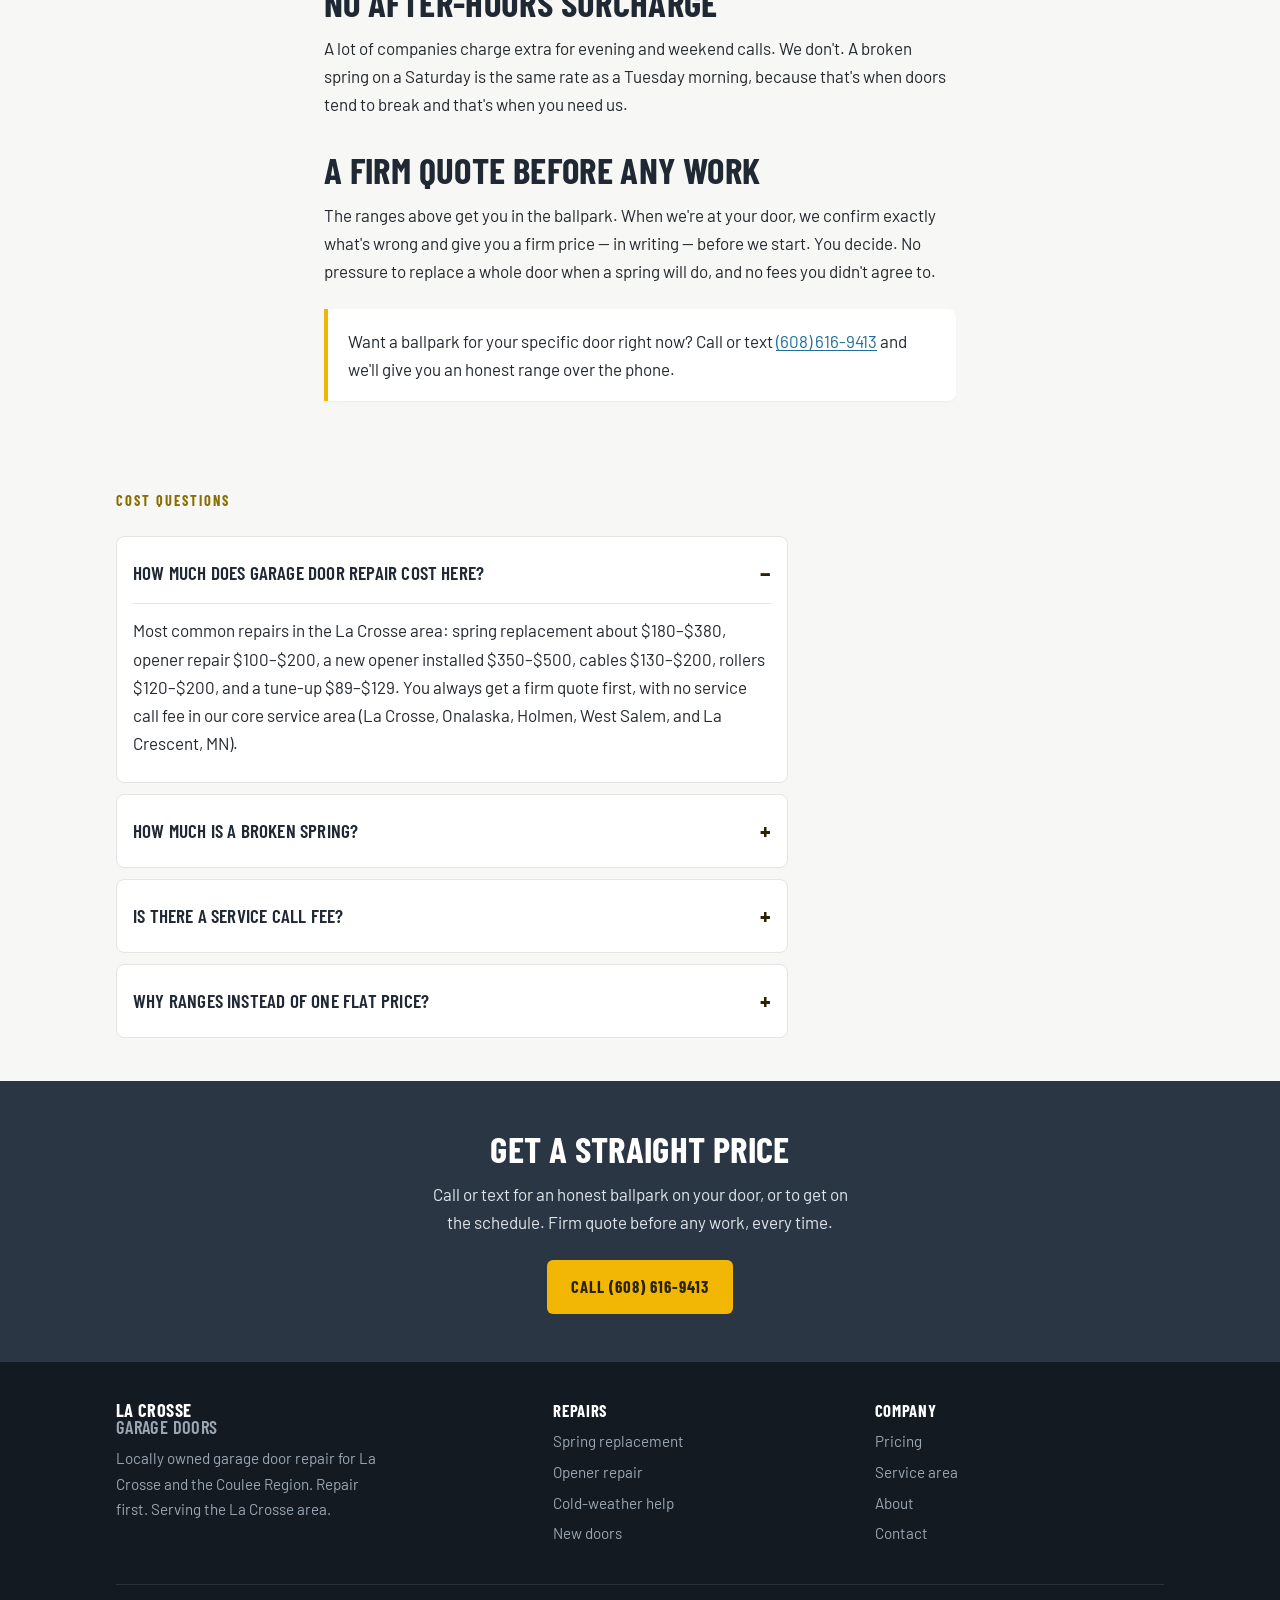
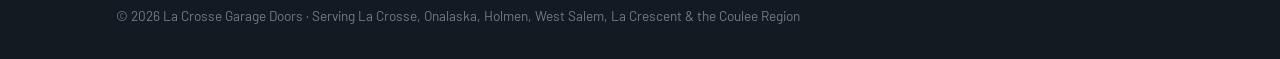
<file: garage-door-repair-cost-la-crosse.html>
<!DOCTYPE html>
<html lang="en">
<head>
  <!-- Google Tag Manager -->
  <script>(function(w,d,s,l,i){w[l]=w[l]||[];w[l].push({'gtm.start':
new Date().getTime(),event:'gtm.js'});var f=d.getElementsByTagName(s)[0],
j=d.createElement(s),dl=l!='dataLayer'?'&l='+l:'';j.async=true;j.src=
'https://www.googletagmanager.com/gtm.js?id='+i+dl;f.parentNode.insertBefore(j,f);
})(window,document,'script','dataLayer','GT-P3NZMQHP');</script>
  <!-- End Google Tag Manager -->
  <!-- Google tag (gtag.js) — Local Ads -->
  <script async src="https://www.googletagmanager.com/gtag/js?id=G-Z080WLD89X"></script>
  <script>
    window.dataLayer = window.dataLayer || [];
    function gtag(){dataLayer.push(arguments);}
    gtag('js', new Date());
    gtag('config', 'G-Z080WLD89X');
  </script>
  <meta charset="UTF-8">
  <meta name="viewport" content="width=device-width, initial-scale=1.0">
  <title>Garage Door Repair Cost in La Crosse WI | Straightforward Pricing | La Crosse Garage Doors</title>
  <meta name="description" content="What does garage door repair cost in La Crosse? Typical price ranges for spring replacement, opener repair, cables, and more — plus a firm, upfront quote before any work. Call or text (608) 616-9413.">
  <link rel="canonical" href="https://lacrossegaragedoors.com/garage-door-repair-cost-la-crosse.html">
  <link rel="icon" href="favicon.svg" type="image/svg+xml">
  <link rel="stylesheet" href="style.css">

  <meta property="og:type" content="website">
  <meta property="og:title" content="Garage Door Repair Cost in La Crosse WI — Straightforward Pricing">
  <meta property="og:description" content="Typical price ranges for garage door repair in the La Crosse area, plus a firm upfront quote before any work. Call or text (608) 616-9413.">
  <meta property="og:url" content="https://lacrossegaragedoors.com/garage-door-repair-cost-la-crosse.html">

  <link rel="preconnect" href="https://fonts.googleapis.com">
  <link rel="preconnect" href="https://fonts.gstatic.com" crossorigin>
  <link href="https://fonts.googleapis.com/css2?family=Barlow+Condensed:wght@600;700&family=Barlow:wght@400;500;600&display=swap" rel="stylesheet">

  <!-- FAQ schema (mirrors the on-page cost FAQ — written to be quoted by AI answers) -->
  <script type="application/ld+json">
  {
    "@context": "https://schema.org",
    "@type": "FAQPage",
    "mainEntity": [
      {
        "@type": "Question",
        "name": "How much does garage door repair cost in La Crosse, WI?",
        "acceptedAnswer": {
          "@type": "Answer",
          "text": "In the La Crosse area, most common garage door repairs fall in these ranges: broken spring replacement about $180 to $380 (depending on single or double door and whether one or both springs are replaced), opener repair about $100 to $200, a new opener installed about $350 to $500, cable replacement about $130 to $200, roller replacement about $120 to $200, and a tune-up or safety inspection about $89 to $129. There is no service call fee in our core service area of La Crosse, Onalaska, Holmen, West Salem, and La Crescent, MN. La Crosse Garage Doors gives you a firm quote before any work begins — no surprise fees and no after-hours surcharge."
        }
      },
      {
        "@type": "Question",
        "name": "How much does garage door spring replacement cost in La Crosse?",
        "acceptedAnswer": {
          "@type": "Answer",
          "text": "Broken spring replacement in the La Crosse area typically runs about $180 to $380. A single spring on a smaller door is at the lower end; replacing both springs on a double-car door is at the higher end. On a two-spring door we recommend replacing both at once, since the second is usually near the end of its life. You get a firm quote before any work starts."
        }
      },
      {
        "@type": "Question",
        "name": "Do you charge a service call or trip fee?",
        "acceptedAnswer": {
          "@type": "Answer",
          "text": "There is no service call fee in our core service area: La Crosse, Onalaska, Holmen, West Salem, and La Crescent, MN. We come out, diagnose the problem, and give you a firm quote at no charge. There is no extra charge for evenings or weekends — the rate is the same as a weekday."
        }
      },
      {
        "@type": "Question",
        "name": "Why don't you just list one flat price for each repair?",
        "acceptedAnswer": {
          "@type": "Answer",
          "text": "Every door is different — the type of spring, the size and weight of the door, the brand of opener, and the condition of the cables and rollers all affect the real price. The ranges on this page are honest typical prices for the La Crosse area, and we always give you a firm quote for your specific door before any work begins, so there are no surprises."
        }
      }
    ]
  }
  </script>
</head>
<body>

  <!-- Google Tag Manager (noscript) -->
  <noscript><iframe src="https://www.googletagmanager.com/ns.html?id=GT-P3NZMQHP"
  height="0" width="0" style="display:none;visibility:hidden"></iframe></noscript>
  <!-- End Google Tag Manager (noscript) -->
  <div class="ribbon">Fast, local garage door repair in the La Crosse area &middot; <a href="tel:+16086169413">Call (608) 616-9413</a> or <a href="sms:+16086169413">text us</a></div>

  <header class="site-header">
    <div class="wrap">
      <a class="brand" href="index.html" aria-label="La Crosse Garage Doors home">
        <svg viewBox="0 0 48 48" aria-hidden="true"><rect x="4" y="4" width="40" height="40" rx="9" fill="#1f2833"/><text x="24" y="31.5" font-family="'Barlow Condensed',sans-serif" font-weight="700" font-size="22" fill="#fff" text-anchor="middle" letter-spacing="-0.5">LC</text><rect x="15" y="35" width="18" height="2.6" rx="1.3" fill="#f2b705"/></svg>
        <span class="brand-name"><span class="lc">La Crosse</span><span class="gd">Garage Doors</span></span>
      </a>
      <nav class="site-nav" aria-label="Primary">
        <a href="garage-door-spring-replacement-la-crosse.html">Springs</a>
        <a href="garage-door-opener-repair-la-crosse.html">Openers</a>
        <a href="garage-door-wont-open-cold-weather.html">Cold Weather</a>
        <a href="garage-door-installation-la-crosse.html">New Doors</a>
        <a href="garage-door-repair-cost-la-crosse.html" aria-current="page">Pricing</a>
        <a href="service-area.html">Service Area</a>
        <a href="contact.html">Contact</a>
        <a class="nav-call" href="tel:+16086169413">Call&nbsp;(608) 616-9413</a>
      </nav>
    </div>
  </header>

  <main>
    <section class="page-hero">
      <div class="wrap">
        <p class="eyebrow">Pricing</p>
        <h1>Garage Door Repair Cost in La Crosse</h1>
        <p class="lede">Most garage door companies won't give you a number until they're standing in your driveway. We'll be straight with you up front. Here are <strong>typical price ranges for the La Crosse area</strong>, and you always get a <strong>firm quote before any work begins</strong> — no surprise fees, no after-hours surcharge.</p>
      </div>
    </section>

    <section>
      <div class="wrap">
        <div class="prose">
          <p>These are honest, typical ranges for common repairs around La Crosse, Onalaska, Holmen, West Salem, and La Crescent. Where you land in a range depends on your specific door — the spring type, the door size and weight, the opener brand, and the condition of the parts around it. We confirm the exact price with you before we touch anything.</p>
        </div>

        <div class="price-table">
          <div class="price-row price-head">
            <span>Service</span><span>Typical price (La Crosse area)</span>
          </div>
          <div class="price-row">
            <span><strong>Service call &amp; diagnosis</strong><em>Free in our core service area (La Crosse, Onalaska, Holmen, West Salem, La Crescent)</em></span><span>Free</span>
          </div>
          <div class="price-row">
            <span><strong>Broken spring replacement</strong><em>Single spring to both springs on a double door</em></span><span>$180&ndash;$380</span>
          </div>
          <div class="price-row">
            <span><strong>Garage door opener repair</strong><em>Sensors, gears, remotes, wiring</em></span><span>$100&ndash;$200</span>
          </div>
          <div class="price-row">
            <span><strong>New opener, installed</strong><em>All major brands</em></span><span>$350&ndash;$500</span>
          </div>
          <div class="price-row">
            <span><strong>Cable replacement</strong><em>Usually replaced as a pair</em></span><span>$130&ndash;$200</span>
          </div>
          <div class="price-row">
            <span><strong>Roller replacement</strong><em>Full set, quieter operation</em></span><span>$120&ndash;$200</span>
          </div>
          <div class="price-row">
            <span><strong>Door off track, reset</strong><em>Back on track and realigned</em></span><span>$130&ndash;$190</span>
          </div>
          <div class="price-row">
            <span><strong>Tune-up &amp; safety inspection</strong><em>Lubricate, balance, tighten, inspect</em></span><span>$89&ndash;$129</span>
          </div>
        </div>
        <p class="price-foot">Prices include parts and labor unless noted. Ranges are typical for the La Crosse area and may change with your door; your written quote is the real number, and nothing gets done until you approve it.</p>
      </div>
    </section>

    <section class="tight">
      <div class="wrap prose">
        <h2>No after-hours surcharge</h2>
        <p>A lot of companies charge extra for evening and weekend calls. We don't. A broken spring on a Saturday is the same rate as a Tuesday morning, because that's when doors tend to break and that's when you need us.</p>
        <h2>A firm quote before any work</h2>
        <p>The ranges above get you in the ballpark. When we're at your door, we confirm exactly what's wrong and give you a firm price — in writing — before we start. You decide. No pressure to replace a whole door when a spring will do, and no fees you didn't agree to.</p>
        <div class="callout">
          <p>Want a ballpark for your specific door right now? Call or text <a href="tel:+16086169413">(608) 616-9413</a> and we'll give you an honest range over the phone.</p>
        </div>
      </div>
    </section>

    <section class="tight">
      <div class="wrap">
        <p class="eyebrow">Cost questions</p>
        <div class="faq">
          <details open>
            <summary>How much does garage door repair cost here?</summary>
            <div class="faq-body">
              <p>Most common repairs in the La Crosse area: spring replacement about $180&ndash;$380, opener repair $100&ndash;$200, a new opener installed $350&ndash;$500, cables $130&ndash;$200, rollers $120&ndash;$200, and a tune-up $89&ndash;$129. You always get a firm quote first, with no service call fee in our core service area (La Crosse, Onalaska, Holmen, West Salem, and La Crescent, MN).</p>
            </div>
          </details>
          <details>
            <summary>How much is a broken spring?</summary>
            <div class="faq-body">
              <p>Typically $180&ndash;$380. A single spring on a smaller door is at the low end; both springs on a double-car door is at the high end. On a two-spring door we recommend doing both at once — see the <a href="garage-door-spring-replacement-la-crosse.html">spring replacement page</a>.</p>
            </div>
          </details>
          <details>
            <summary>Is there a service call fee?</summary>
            <div class="faq-body">
              <p>No service call fee in our core service area &mdash; La Crosse, Onalaska, Holmen, West Salem, and La Crescent, MN. We come out, diagnose the problem, and give you a firm quote at no charge. No extra charge for evenings or weekends.</p>
            </div>
          </details>
          <details>
            <summary>Why ranges instead of one flat price?</summary>
            <div class="faq-body">
              <p>Every door is different — spring type, door weight, opener brand, and the condition of the surrounding parts all move the price. The ranges here are honest typical numbers, and we give you a firm quote for your exact door before any work starts.</p>
            </div>
          </details>
        </div>
      </div>
    </section>

    <section class="cta-band">
      <div class="wrap">
        <h2>Get a straight price</h2>
        <p>Call or text for an honest ballpark on your door, or to get on the schedule. Firm quote before any work, every time.</p>
        <a class="btn btn-primary" href="tel:+16086169413">Call (608) 616-9413</a>
      </div>
    </section>
  </main>

  <footer class="site-footer">
    <div class="wrap">
      <div class="foot-grid">
        <div>
          <span class="brand-name"><span class="lc">La Crosse</span><span class="gd">Garage Doors</span></span>
          <p style="margin-top:0.6rem;max-width:30ch;">Locally owned garage door repair for La Crosse and the Coulee Region. Repair first. Serving the La Crosse area.</p>
        </div>
        <div>
          <h4>Repairs</h4>
          <ul>
            <li><a href="garage-door-spring-replacement-la-crosse.html">Spring replacement</a></li>
            <li><a href="garage-door-opener-repair-la-crosse.html">Opener repair</a></li>
            <li><a href="garage-door-wont-open-cold-weather.html">Cold-weather help</a></li>
            <li><a href="garage-door-installation-la-crosse.html">New doors</a></li>
          </ul>
        </div>
        <div>
          <h4>Company</h4>
          <ul>
            <li><a href="garage-door-repair-cost-la-crosse.html">Pricing</a></li>
            <li><a href="service-area.html">Service area</a></li>
            <li><a href="about.html">About</a></li>
            <li><a href="contact.html">Contact</a></li>
          </ul>
        </div>
      </div>
      <p class="foot-note">&copy; 2026 La Crosse Garage Doors &middot; Serving La Crosse, Onalaska, Holmen, West Salem, La Crescent &amp; the Coulee Region</p>
    </div>
  </footer>

</body>
</html>
</file>
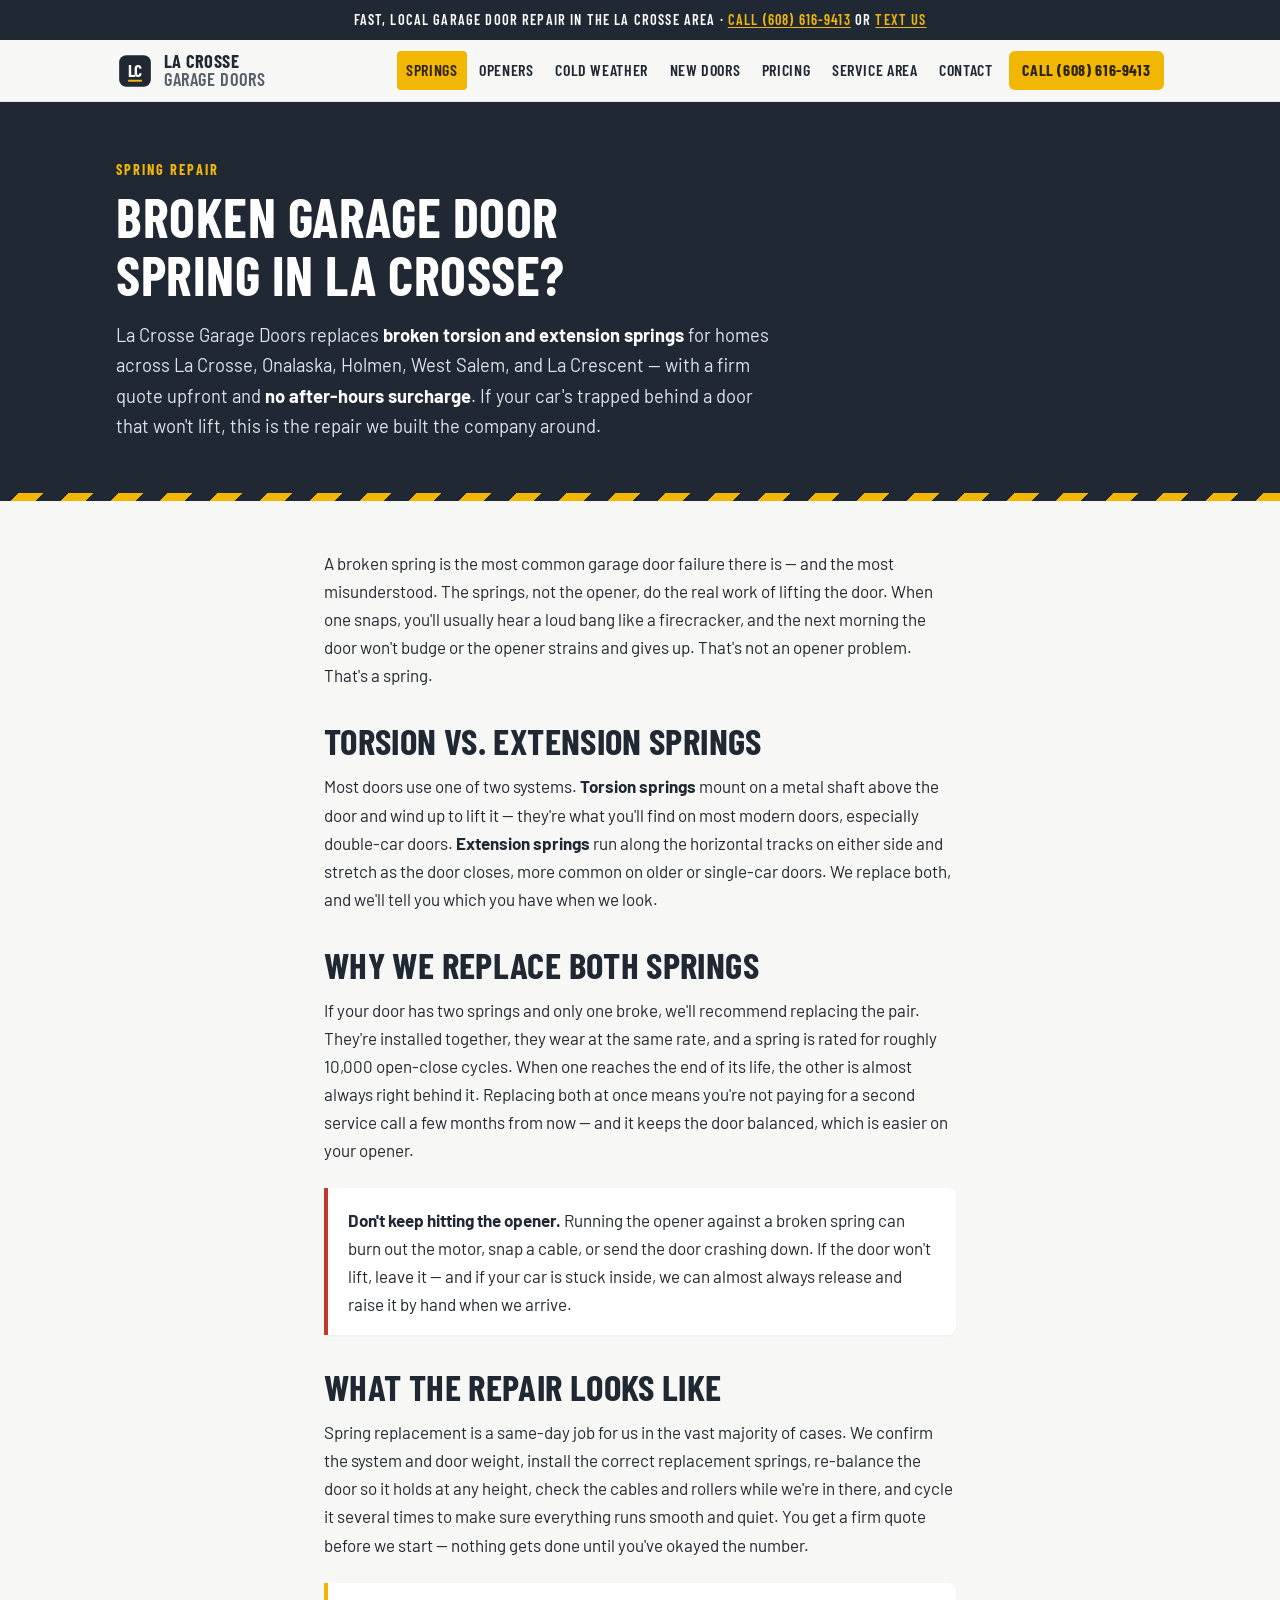
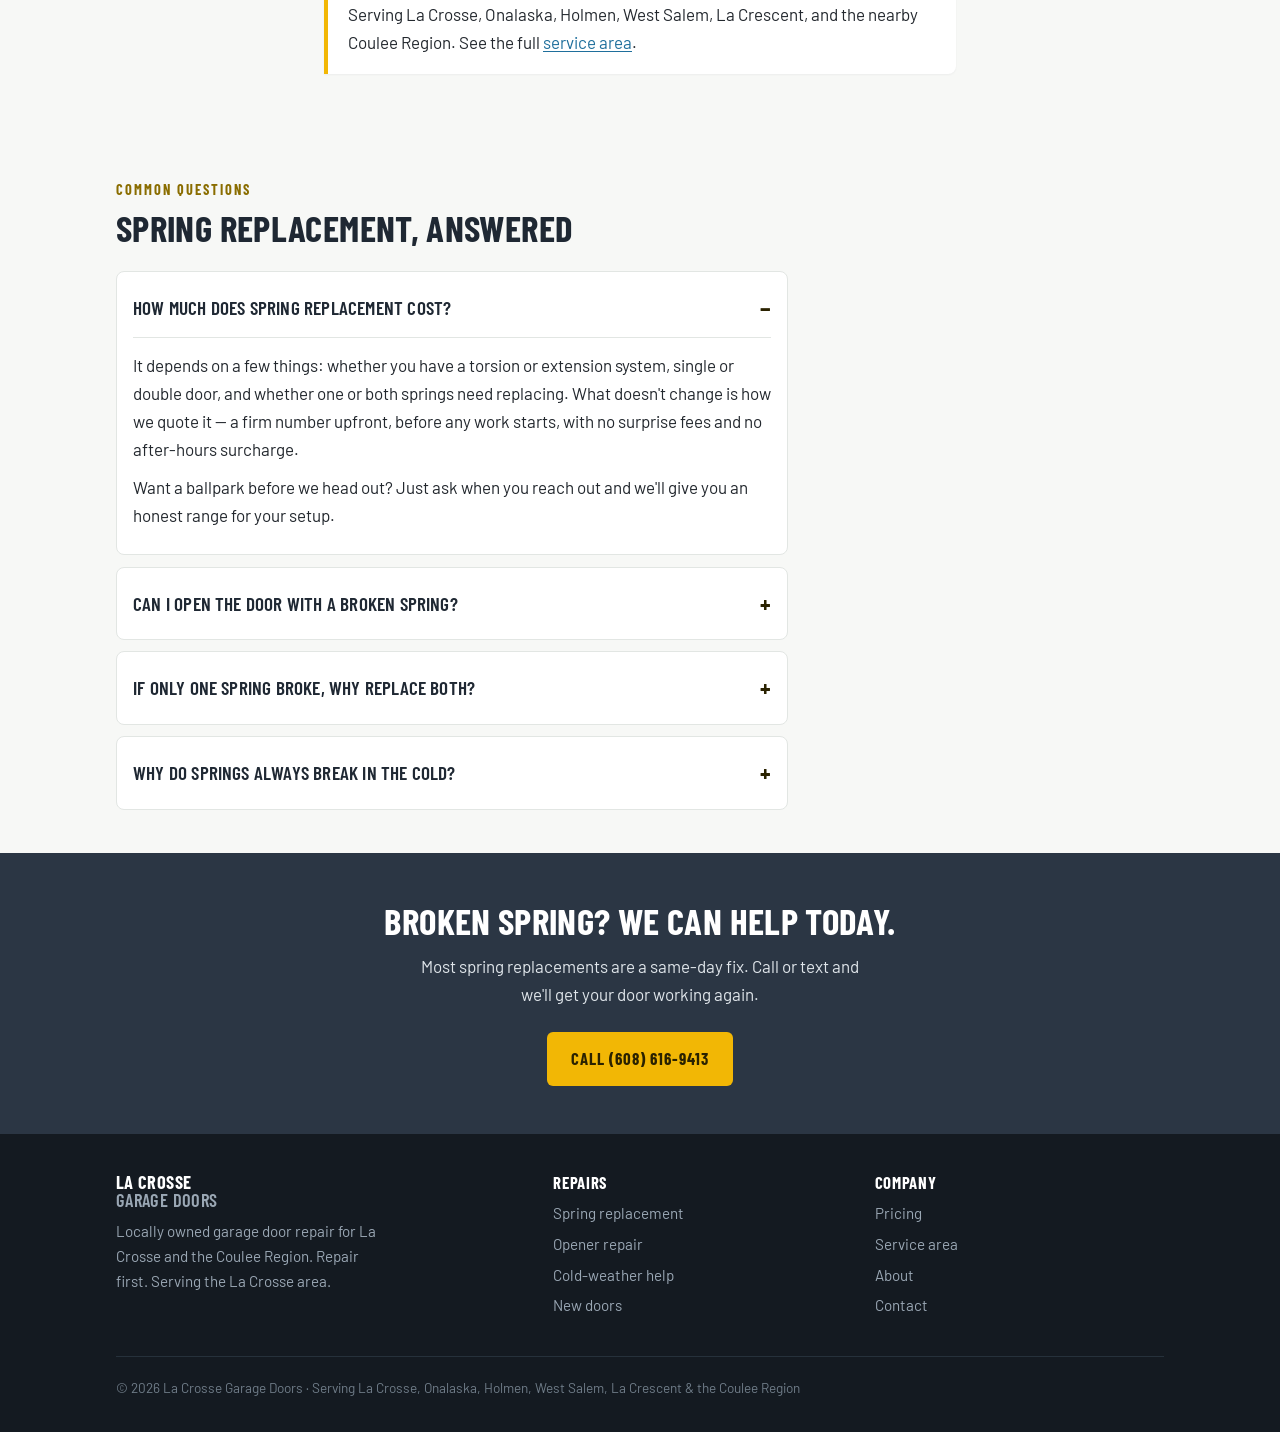
<file: garage-door-spring-replacement-la-crosse.html>
<!DOCTYPE html>
<html lang="en">
<head>
  <!-- Google Tag Manager -->
  <script>(function(w,d,s,l,i){w[l]=w[l]||[];w[l].push({'gtm.start':
new Date().getTime(),event:'gtm.js'});var f=d.getElementsByTagName(s)[0],
j=d.createElement(s),dl=l!='dataLayer'?'&l='+l:'';j.async=true;j.src=
'https://www.googletagmanager.com/gtm.js?id='+i+dl;f.parentNode.insertBefore(j,f);
})(window,document,'script','dataLayer','GT-P3NZMQHP');</script>
  <!-- End Google Tag Manager -->
  <!-- Google tag (gtag.js) — Local Ads -->
  <script async src="https://www.googletagmanager.com/gtag/js?id=G-Z080WLD89X"></script>
  <script>
    window.dataLayer = window.dataLayer || [];
    function gtag(){dataLayer.push(arguments);}
    gtag('js', new Date());
    gtag('config', 'G-Z080WLD89X');
  </script>
  <meta charset="UTF-8">
  <meta name="viewport" content="width=device-width, initial-scale=1.0">
  <title>Garage Door Spring Replacement in La Crosse WI | La Crosse Garage Doors</title>
  <meta name="description" content="Broken garage door spring in La Crosse? La Crosse Garage Doors replaces torsion and extension springs across La Crosse, Onalaska, Holmen, and the Coulee Region — with an upfront, no-surprise quote. Call or text (608) 616-9413.">
  <link rel="canonical" href="https://lacrossegaragedoors.com/garage-door-spring-replacement-la-crosse.html">
  <link rel="icon" href="favicon.svg" type="image/svg+xml">
  <link rel="stylesheet" href="style.css">

  <meta property="og:type" content="website">
  <meta property="og:title" content="Garage Door Spring Replacement in La Crosse WI">
  <meta property="og:description" content="Torsion and extension spring replacement across the La Crosse area, with an upfront quote. Call or text (608) 616-9413.">
  <meta property="og:url" content="https://lacrossegaragedoors.com/garage-door-spring-replacement-la-crosse.html">

  <link rel="preconnect" href="https://fonts.googleapis.com">
  <link rel="preconnect" href="https://fonts.gstatic.com" crossorigin>
  <link href="https://fonts.googleapis.com/css2?family=Barlow+Condensed:wght@600;700&family=Barlow:wght@400;500;600&display=swap" rel="stylesheet">

  <!-- Service schema -->
  <script type="application/ld+json">
  {
    "@context": "https://schema.org",
    "@type": "Service",
    "serviceType": "Garage door spring replacement",
    "provider": {
      "@type": "HomeAndConstructionBusiness",
      "name": "La Crosse Garage Doors",
      "url": "https://lacrossegaragedoors.com/"
    },
    "areaServed": [
      {"@type": "City", "name": "La Crosse", "containedInPlace": {"@type": "State", "name": "Wisconsin"}},
      {"@type": "City", "name": "Onalaska", "containedInPlace": {"@type": "State", "name": "Wisconsin"}},
      {"@type": "City", "name": "Holmen", "containedInPlace": {"@type": "State", "name": "Wisconsin"}},
      {"@type": "City", "name": "West Salem", "containedInPlace": {"@type": "State", "name": "Wisconsin"}},
      {"@type": "City", "name": "La Crescent", "containedInPlace": {"@type": "State", "name": "Minnesota"}}
    ],
    "description": "Replacement of broken torsion and extension garage door springs for homes in La Crosse, Wisconsin and the surrounding Coulee Region."
  }
  </script>

  <!-- FAQ schema (mirrors the on-page FAQ) -->
  <script type="application/ld+json">
  {
    "@context": "https://schema.org",
    "@type": "FAQPage",
    "mainEntity": [
      {
        "@type": "Question",
        "name": "How much does garage door spring replacement cost in La Crosse?",
        "acceptedAnswer": {
          "@type": "Answer",
          "text": "The cost depends on a few things: whether you have a torsion or extension system, whether it's a single or double door, and whether one or both springs need replacing (on a two-spring door we recommend replacing both, since the second is usually close behind). La Crosse Garage Doors gives you a firm, upfront quote before any work begins — no surprise fees and no after-hours surcharge. If you'd like a ballpark before we head out, just ask."
        }
      },
      {
        "@type": "Question",
        "name": "Can I open my garage door with a broken spring?",
        "acceptedAnswer": {
          "@type": "Answer",
          "text": "You shouldn't. The springs counterbalance the full weight of the door — often 150 to 300 pounds — and with a broken spring the opener strains, cables can snap, and the door can fall. If your car is trapped inside, leave the door where it is; we can usually get it open manually on arrival."
        }
      },
      {
        "@type": "Question",
        "name": "Should I replace both springs if only one broke?",
        "acceptedAnswer": {
          "@type": "Answer",
          "text": "On a door with two springs, yes — we recommend replacing both. They're installed at the same time and wear at the same rate, so when one breaks the other is usually near the end of its life. Replacing both saves you a second service call within a few months and keeps the door balanced."
        }
      },
      {
        "@type": "Question",
        "name": "Why do garage door springs break in winter?",
        "acceptedAnswer": {
          "@type": "Answer",
          "text": "Most spring breaks happen during cold snaps. Steel contracts and becomes more brittle in freezing temperatures, so a spring already near the end of its roughly 10,000-cycle life tends to give out on the coldest mornings. It's the single most common winter garage door failure in the La Crosse area."
        }
      }
    ]
  }
  </script>
</head>
<body>

  <!-- Google Tag Manager (noscript) -->
  <noscript><iframe src="https://www.googletagmanager.com/ns.html?id=GT-P3NZMQHP"
  height="0" width="0" style="display:none;visibility:hidden"></iframe></noscript>
  <!-- End Google Tag Manager (noscript) -->
  <div class="ribbon">Fast, local garage door repair in the La Crosse area &middot; <a href="tel:+16086169413">Call (608) 616-9413</a> or <a href="sms:+16086169413">text us</a></div>

  <header class="site-header">
    <div class="wrap">
      <a class="brand" href="index.html" aria-label="La Crosse Garage Doors home">
        <svg viewBox="0 0 48 48" aria-hidden="true"><rect x="4" y="4" width="40" height="40" rx="9" fill="#1f2833"/><text x="24" y="31.5" font-family="'Barlow Condensed',sans-serif" font-weight="700" font-size="22" fill="#fff" text-anchor="middle" letter-spacing="-0.5">LC</text><rect x="15" y="35" width="18" height="2.6" rx="1.3" fill="#f2b705"/></svg>
        <span class="brand-name"><span class="lc">La Crosse</span><span class="gd">Garage Doors</span></span>
      </a>
      <nav class="site-nav" aria-label="Primary">
        <a href="garage-door-spring-replacement-la-crosse.html" aria-current="page">Springs</a>
        <a href="garage-door-opener-repair-la-crosse.html">Openers</a>
        <a href="garage-door-wont-open-cold-weather.html">Cold Weather</a>
        <a href="garage-door-installation-la-crosse.html">New Doors</a>
        <a href="garage-door-repair-cost-la-crosse.html">Pricing</a>
        <a href="service-area.html">Service Area</a>
        <a href="contact.html">Contact</a>
        <a class="nav-call" href="tel:+16086169413">Call&nbsp;(608) 616-9413</a>
      </nav>
    </div>
  </header>

  <main>
    <section class="page-hero">
      <div class="wrap">
        <p class="eyebrow">Spring repair</p>
        <h1>Broken Garage Door Spring in La Crosse?</h1>
        <p class="lede">La Crosse Garage Doors replaces <strong>broken torsion and extension springs</strong> for homes across La Crosse, Onalaska, Holmen, West Salem, and La Crescent — with a firm quote upfront and <strong>no after-hours surcharge</strong>. If your car's trapped behind a door that won't lift, this is the repair we built the company around.</p>
      </div>
    </section>

    <section>
      <div class="wrap prose">
        <p>A broken spring is the most common garage door failure there is — and the most misunderstood. The springs, not the opener, do the real work of lifting the door. When one snaps, you'll usually hear a loud bang like a firecracker, and the next morning the door won't budge or the opener strains and gives up. That's not an opener problem. That's a spring.</p>

        <h2>Torsion vs. extension springs</h2>
        <p>Most doors use one of two systems. <strong>Torsion springs</strong> mount on a metal shaft above the door and wind up to lift it — they're what you'll find on most modern doors, especially double-car doors. <strong>Extension springs</strong> run along the horizontal tracks on either side and stretch as the door closes, more common on older or single-car doors. We replace both, and we'll tell you which you have when we look.</p>

        <h2>Why we replace both springs</h2>
        <p>If your door has two springs and only one broke, we'll recommend replacing the pair. They're installed together, they wear at the same rate, and a spring is rated for roughly 10,000 open-close cycles. When one reaches the end of its life, the other is almost always right behind it. Replacing both at once means you're not paying for a second service call a few months from now — and it keeps the door balanced, which is easier on your opener.</p>

        <div class="callout warn">
          <p><strong>Don't keep hitting the opener.</strong> Running the opener against a broken spring can burn out the motor, snap a cable, or send the door crashing down. If the door won't lift, leave it — and if your car is stuck inside, we can almost always release and raise it by hand when we arrive.</p>
        </div>

        <h2>What the repair looks like</h2>
        <p>Spring replacement is a same-day job for us in the vast majority of cases. We confirm the system and door weight, install the correct replacement springs, re-balance the door so it holds at any height, check the cables and rollers while we're in there, and cycle it several times to make sure everything runs smooth and quiet. You get a firm quote before we start — nothing gets done until you've okayed the number.</p>

        <div class="callout">
          <p>Serving La Crosse, Onalaska, Holmen, West Salem, La Crescent, and the nearby Coulee Region. See the full <a href="service-area.html">service area</a>.</p>
        </div>
      </div>
    </section>

    <section class="tight">
      <div class="wrap">
        <p class="eyebrow">Common questions</p>
        <h2 style="font-size:clamp(1.7rem,4vw,2.3rem);margin-top:0.4rem;">Spring replacement, answered</h2>
        <div class="faq">
          <details open>
            <summary>How much does spring replacement cost?</summary>
            <div class="faq-body">
              <p>It depends on a few things: whether you have a torsion or extension system, single or double door, and whether one or both springs need replacing. What doesn't change is how we quote it — a firm number upfront, before any work starts, with no surprise fees and no after-hours surcharge.</p>
              <p>Want a ballpark before we head out? Just ask when you reach out and we'll give you an honest range for your setup.</p>
            </div>
          </details>
          <details>
            <summary>Can I open the door with a broken spring?</summary>
            <div class="faq-body">
              <p>You shouldn't. The springs carry the door's full weight — often 150 to 300 pounds — so without them the opener strains, cables can snap, and the door can fall. If your car's trapped inside, leave the door alone; we can usually raise it by hand on arrival.</p>
            </div>
          </details>
          <details>
            <summary>If only one spring broke, why replace both?</summary>
            <div class="faq-body">
              <p>On a two-spring door, both springs are the same age and wear at the same rate. When one goes, the other is usually close behind. Replacing both at once saves you a second service call within months and keeps the door balanced.</p>
            </div>
          </details>
          <details>
            <summary>Why do springs always break in the cold?</summary>
            <div class="faq-body">
              <p>Steel gets brittle in freezing temperatures, so a spring near the end of its life tends to give out on the coldest mornings. It's the most common winter door failure around La Crosse — more on that on our <a href="garage-door-wont-open-cold-weather.html">cold-weather page</a>.</p>
            </div>
          </details>
        </div>
      </div>
    </section>

    <section class="cta-band">
      <div class="wrap">
        <h2>Broken spring? We can help today.</h2>
        <p>Most spring replacements are a same-day fix. Call or text and we'll get your door working again.</p>
        <a class="btn btn-primary" href="tel:+16086169413">Call (608) 616-9413</a>
      </div>
    </section>
  </main>

  <footer class="site-footer">
    <div class="wrap">
      <div class="foot-grid">
        <div>
          <span class="brand-name"><span class="lc">La Crosse</span><span class="gd">Garage Doors</span></span>
          <p style="margin-top:0.6rem;max-width:30ch;">Locally owned garage door repair for La Crosse and the Coulee Region. Repair first. Serving the La Crosse area.</p>
        </div>
        <div>
          <h4>Repairs</h4>
          <ul>
            <li><a href="garage-door-spring-replacement-la-crosse.html">Spring replacement</a></li>
            <li><a href="garage-door-opener-repair-la-crosse.html">Opener repair</a></li>
            <li><a href="garage-door-wont-open-cold-weather.html">Cold-weather help</a></li>
            <li><a href="garage-door-installation-la-crosse.html">New doors</a></li>
          </ul>
        </div>
        <div>
          <h4>Company</h4>
          <ul>
            <li><a href="garage-door-repair-cost-la-crosse.html">Pricing</a></li>
            <li><a href="service-area.html">Service area</a></li>
            <li><a href="about.html">About</a></li>
            <li><a href="contact.html">Contact</a></li>
          </ul>
        </div>
      </div>
      <p class="foot-note">&copy; 2026 La Crosse Garage Doors &middot; Serving La Crosse, Onalaska, Holmen, West Salem, La Crescent &amp; the Coulee Region</p>
    </div>
  </footer>

</body>
</html>
</file>
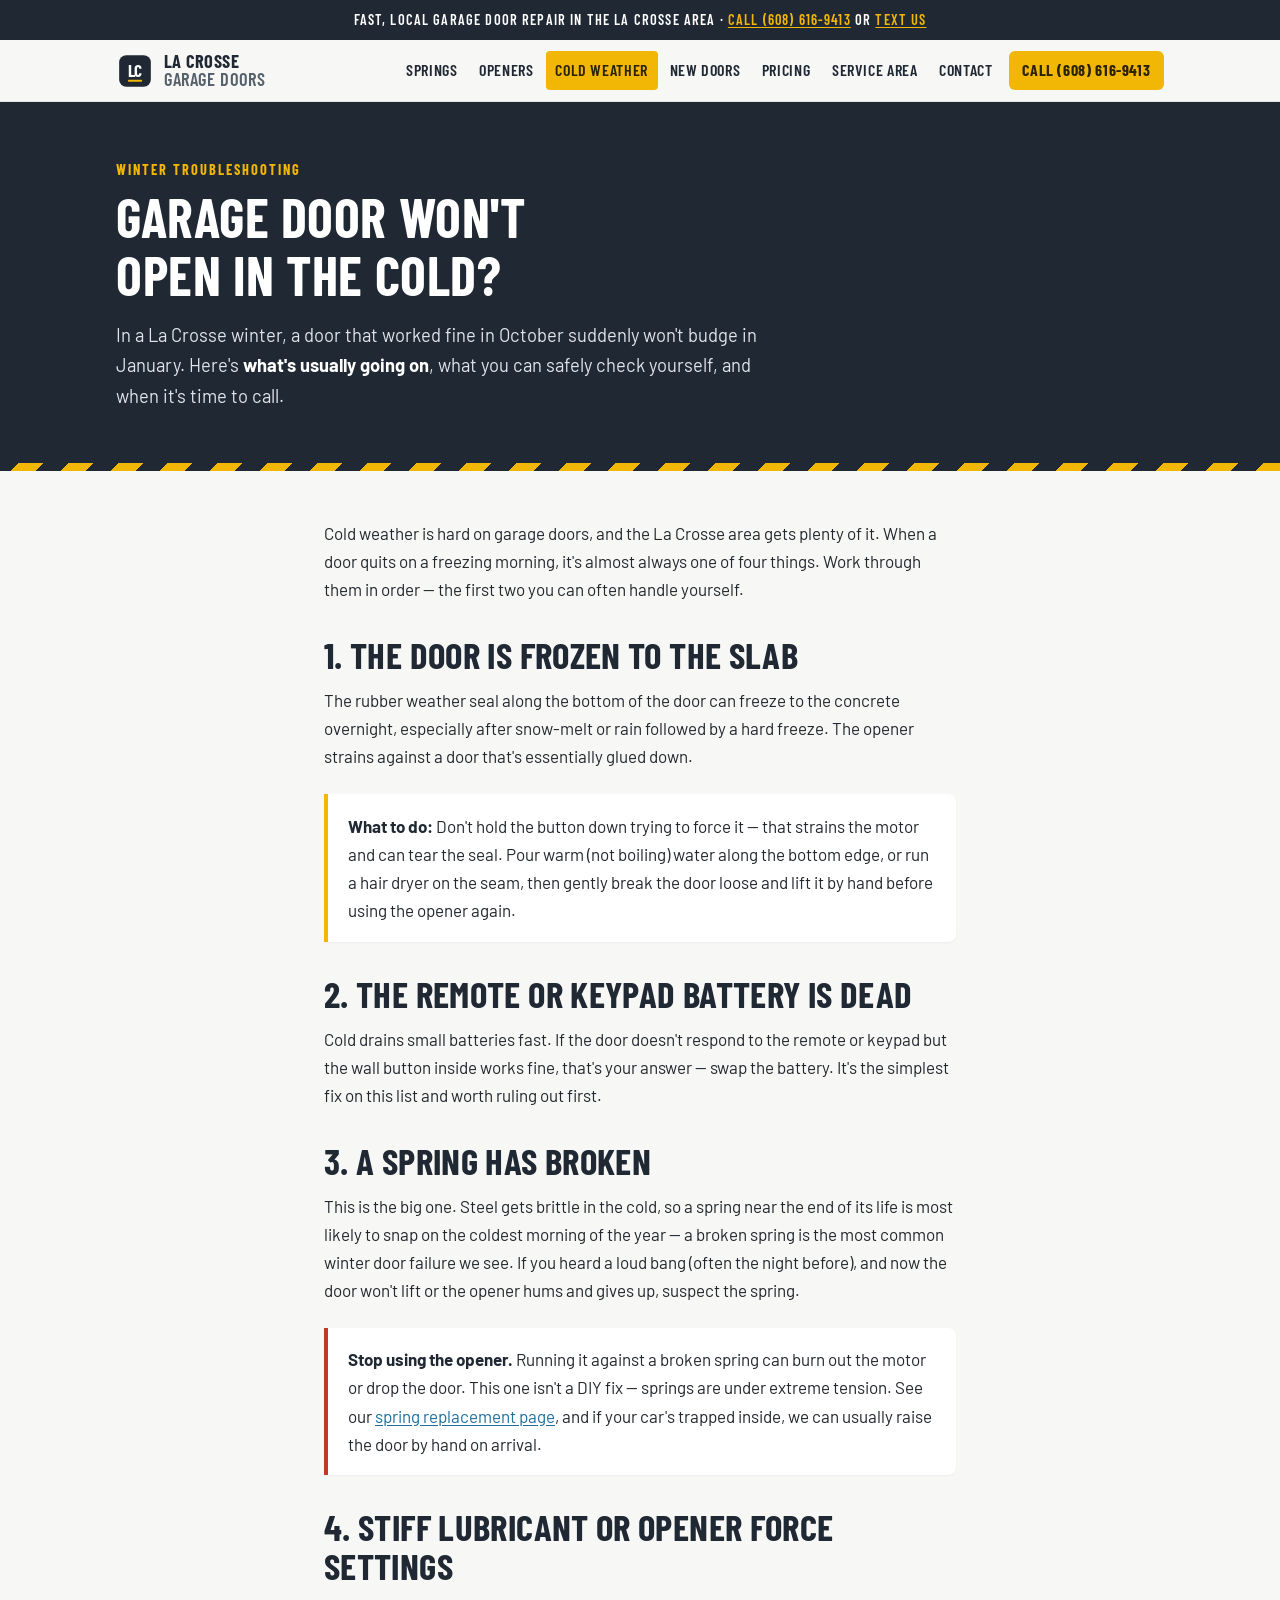
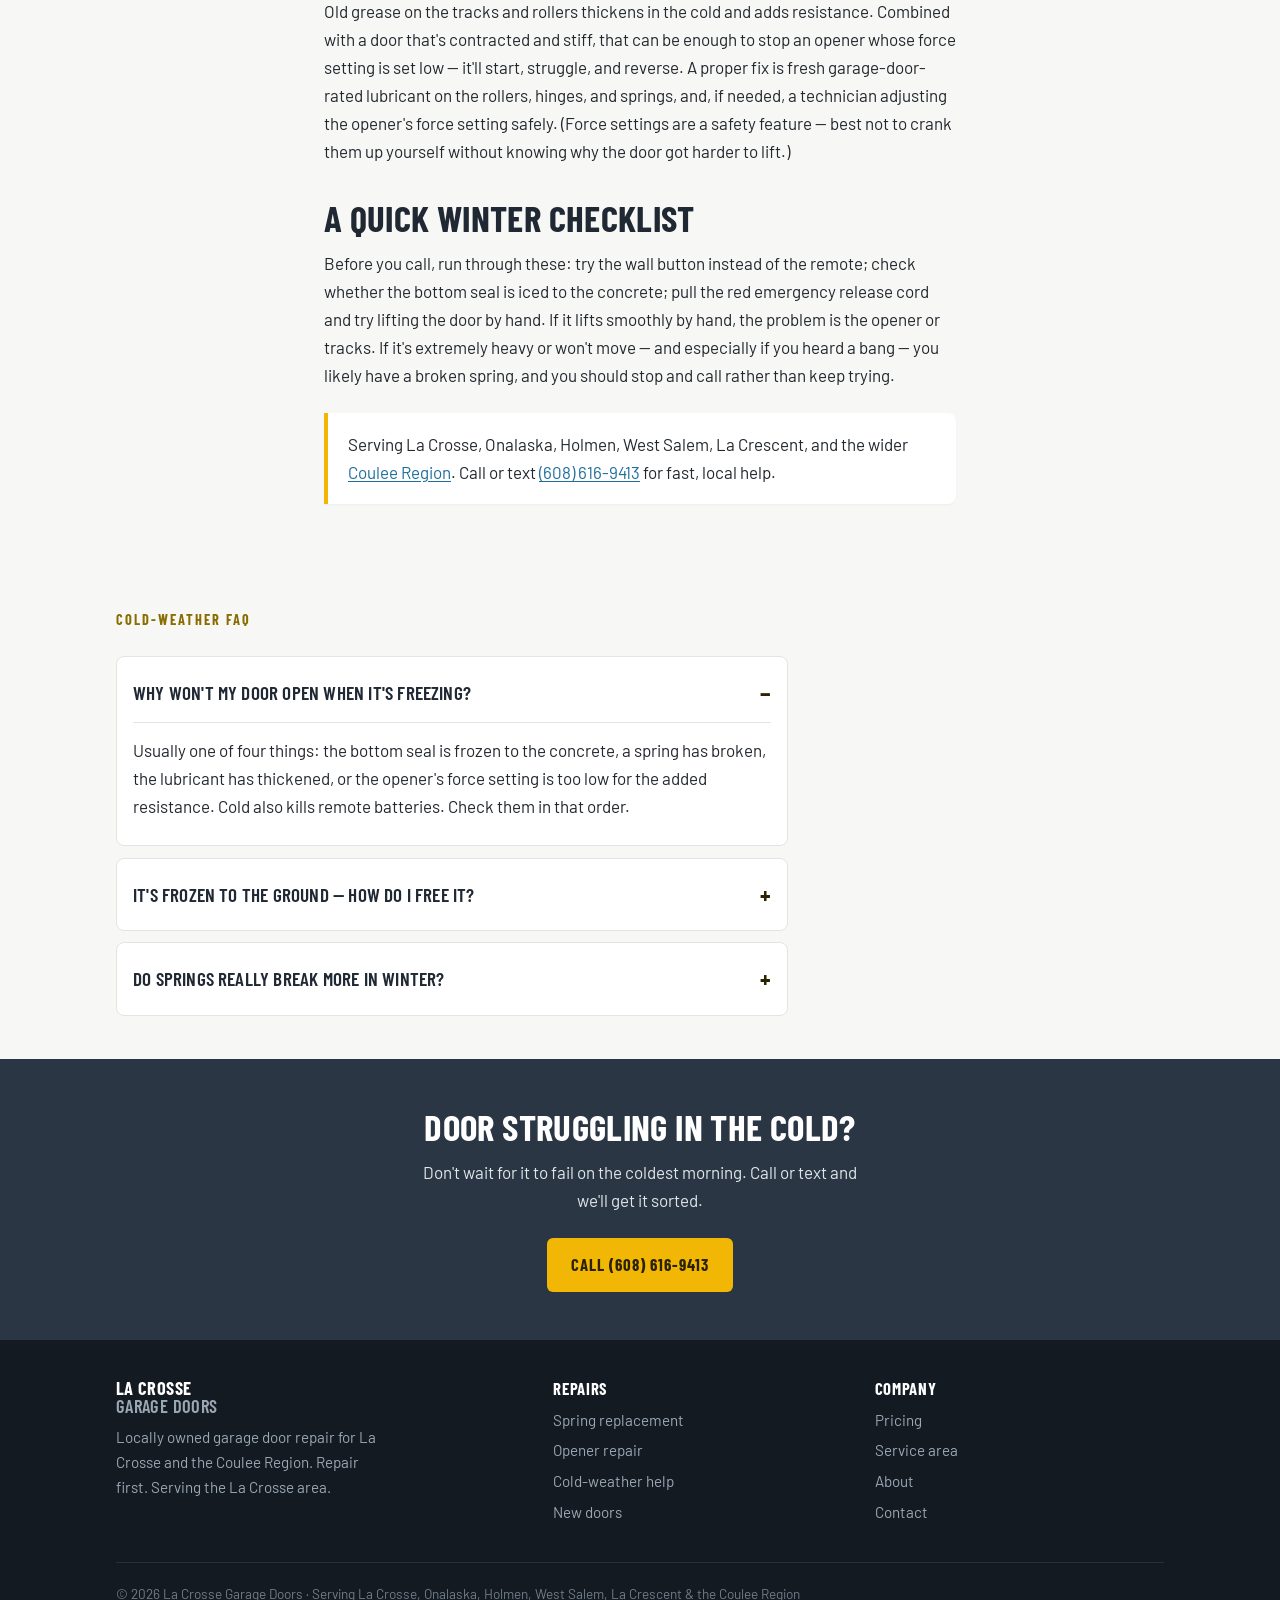
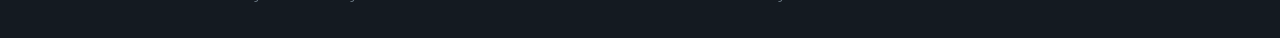
<file: garage-door-wont-open-cold-weather.html>
<!DOCTYPE html>
<html lang="en">
<head>
  <!-- Google Tag Manager -->
  <script>(function(w,d,s,l,i){w[l]=w[l]||[];w[l].push({'gtm.start':
new Date().getTime(),event:'gtm.js'});var f=d.getElementsByTagName(s)[0],
j=d.createElement(s),dl=l!='dataLayer'?'&l='+l:'';j.async=true;j.src=
'https://www.googletagmanager.com/gtm.js?id='+i+dl;f.parentNode.insertBefore(j,f);
})(window,document,'script','dataLayer','GT-P3NZMQHP');</script>
  <!-- End Google Tag Manager -->
  <!-- Google tag (gtag.js) — Local Ads -->
  <script async src="https://www.googletagmanager.com/gtag/js?id=G-Z080WLD89X"></script>
  <script>
    window.dataLayer = window.dataLayer || [];
    function gtag(){dataLayer.push(arguments);}
    gtag('js', new Date());
    gtag('config', 'G-Z080WLD89X');
  </script>
  <meta charset="UTF-8">
  <meta name="viewport" content="width=device-width, initial-scale=1.0">
  <title>Garage Door Won't Open in Cold Weather? Causes &amp; Fixes (Wisconsin) | La Crosse Garage Doors</title>
  <meta name="description" content="Garage door won't open in the cold? Common winter causes in Wisconsin — frozen to the slab, brittle springs, thick lubricant, opener force settings — plus what to check yourself and when to call. From La Crosse Garage Doors.">
  <link rel="canonical" href="https://lacrossegaragedoors.com/garage-door-wont-open-cold-weather.html">
  <link rel="icon" href="favicon.svg" type="image/svg+xml">
  <link rel="stylesheet" href="style.css">

  <meta property="og:type" content="article">
  <meta property="og:title" content="Garage Door Won't Open in Cold Weather? Causes & Fixes (Wisconsin)">
  <meta property="og:description" content="Why garage doors fail in the cold around La Crosse, what to check yourself, and when to call.">
  <meta property="og:url" content="https://lacrossegaragedoors.com/garage-door-wont-open-cold-weather.html">

  <link rel="preconnect" href="https://fonts.googleapis.com">
  <link rel="preconnect" href="https://fonts.gstatic.com" crossorigin>
  <link href="https://fonts.googleapis.com/css2?family=Barlow+Condensed:wght@600;700&family=Barlow:wght@400;500;600&display=swap" rel="stylesheet">

  <script type="application/ld+json">
  {
    "@context": "https://schema.org",
    "@type": "FAQPage",
    "mainEntity": [
      {
        "@type": "Question",
        "name": "Why won't my garage door open when it's freezing outside?",
        "acceptedAnswer": {
          "@type": "Answer",
          "text": "The most common winter causes are: the rubber bottom seal has frozen to the concrete; a spring has broken (steel gets brittle in the cold, so worn springs tend to snap on the coldest mornings); the lubricant on the tracks and rollers has thickened and gone stiff; or the opener's force setting is too low to overcome the extra resistance. Cold also drains remote batteries quickly. Checking these in order will usually tell you what's wrong."
        }
      },
      {
        "@type": "Question",
        "name": "My garage door is frozen to the ground. How do I free it?",
        "acceptedAnswer": {
          "@type": "Answer",
          "text": "The bottom weather seal can freeze to the concrete overnight. Do not hold the opener button down trying to force it — that can strain the motor or tear the seal. Instead, pour warm (not boiling) water along the bottom edge to melt the ice, or use a hair dryer or heat gun on low, then break the seal loose gently and open the door by hand before trying the opener."
        }
      },
      {
        "@type": "Question",
        "name": "Do garage door springs break more often in winter?",
        "acceptedAnswer": {
          "@type": "Answer",
          "text": "Yes. Steel contracts and becomes more brittle in freezing temperatures, so a spring already near the end of its roughly 10,000-cycle life is most likely to snap on a very cold morning. A broken spring is the single most common winter garage door failure in the La Crosse area. If your door won't lift and you heard a loud bang, suspect a spring and stop using the opener."
        }
      },
      {
        "@type": "Question",
        "name": "Can cold weather affect my garage door opener?",
        "acceptedAnswer": {
          "@type": "Answer",
          "text": "Yes, in two ways. Thickened grease and a stiff, contracted door create more resistance, and an opener with a low force setting may stop partway or refuse to lift. And cold drains remote and keypad batteries fast, so a door that won't respond to the remote may just need a fresh battery or the wall button. A technician can safely adjust the opener's force setting if that's the cause."
        }
      }
    ]
  }
  </script>
</head>
<body>

  <!-- Google Tag Manager (noscript) -->
  <noscript><iframe src="https://www.googletagmanager.com/ns.html?id=GT-P3NZMQHP"
  height="0" width="0" style="display:none;visibility:hidden"></iframe></noscript>
  <!-- End Google Tag Manager (noscript) -->
  <div class="ribbon">Fast, local garage door repair in the La Crosse area &middot; <a href="tel:+16086169413">Call (608) 616-9413</a> or <a href="sms:+16086169413">text us</a></div>

  <header class="site-header">
    <div class="wrap">
      <a class="brand" href="index.html" aria-label="La Crosse Garage Doors home">
        <svg viewBox="0 0 48 48" aria-hidden="true"><rect x="4" y="4" width="40" height="40" rx="9" fill="#1f2833"/><text x="24" y="31.5" font-family="'Barlow Condensed',sans-serif" font-weight="700" font-size="22" fill="#fff" text-anchor="middle" letter-spacing="-0.5">LC</text><rect x="15" y="35" width="18" height="2.6" rx="1.3" fill="#f2b705"/></svg>
        <span class="brand-name"><span class="lc">La Crosse</span><span class="gd">Garage Doors</span></span>
      </a>
      <nav class="site-nav" aria-label="Primary">
        <a href="garage-door-spring-replacement-la-crosse.html">Springs</a>
        <a href="garage-door-opener-repair-la-crosse.html">Openers</a>
        <a href="garage-door-wont-open-cold-weather.html" aria-current="page">Cold Weather</a>
        <a href="garage-door-installation-la-crosse.html">New Doors</a>
        <a href="garage-door-repair-cost-la-crosse.html">Pricing</a>
        <a href="service-area.html">Service Area</a>
        <a href="contact.html">Contact</a>
        <a class="nav-call" href="tel:+16086169413">Call&nbsp;(608) 616-9413</a>
      </nav>
    </div>
  </header>

  <main>
    <section class="page-hero">
      <div class="wrap">
        <p class="eyebrow">Winter troubleshooting</p>
        <h1>Garage Door Won't Open in the Cold?</h1>
        <p class="lede">In a La Crosse winter, a door that worked fine in October suddenly won't budge in January. Here's <strong>what's usually going on</strong>, what you can safely check yourself, and when it's time to call.</p>
      </div>
    </section>

    <section>
      <div class="wrap prose">
        <p>Cold weather is hard on garage doors, and the La Crosse area gets plenty of it. When a door quits on a freezing morning, it's almost always one of four things. Work through them in order — the first two you can often handle yourself.</p>

        <h2>1. The door is frozen to the slab</h2>
        <p>The rubber weather seal along the bottom of the door can freeze to the concrete overnight, especially after snow-melt or rain followed by a hard freeze. The opener strains against a door that's essentially glued down.</p>
        <div class="callout">
          <p><strong>What to do:</strong> Don't hold the button down trying to force it — that strains the motor and can tear the seal. Pour warm (not boiling) water along the bottom edge, or run a hair dryer on the seam, then gently break the door loose and lift it by hand before using the opener again.</p>
        </div>

        <h2>2. The remote or keypad battery is dead</h2>
        <p>Cold drains small batteries fast. If the door doesn't respond to the remote or keypad but the wall button inside works fine, that's your answer — swap the battery. It's the simplest fix on this list and worth ruling out first.</p>

        <h2>3. A spring has broken</h2>
        <p>This is the big one. Steel gets brittle in the cold, so a spring near the end of its life is most likely to snap on the coldest morning of the year — a broken spring is the most common winter door failure we see. If you heard a loud bang (often the night before), and now the door won't lift or the opener hums and gives up, suspect the spring.</p>
        <div class="callout warn">
          <p><strong>Stop using the opener.</strong> Running it against a broken spring can burn out the motor or drop the door. This one isn't a DIY fix — springs are under extreme tension. See our <a href="garage-door-spring-replacement-la-crosse.html">spring replacement page</a>, and if your car's trapped inside, we can usually raise the door by hand on arrival.</p>
        </div>

        <h2>4. Stiff lubricant or opener force settings</h2>
        <p>Old grease on the tracks and rollers thickens in the cold and adds resistance. Combined with a door that's contracted and stiff, that can be enough to stop an opener whose force setting is set low — it'll start, struggle, and reverse. A proper fix is fresh garage-door-rated lubricant on the rollers, hinges, and springs, and, if needed, a technician adjusting the opener's force setting safely. (Force settings are a safety feature — best not to crank them up yourself without knowing why the door got harder to lift.)</p>

        <h2>A quick winter checklist</h2>
        <p>Before you call, run through these: try the wall button instead of the remote; check whether the bottom seal is iced to the concrete; pull the red emergency release cord and try lifting the door by hand. If it lifts smoothly by hand, the problem is the opener or tracks. If it's extremely heavy or won't move — and especially if you heard a bang — you likely have a broken spring, and you should stop and call rather than keep trying.</p>

        <div class="callout">
          <p>Serving La Crosse, Onalaska, Holmen, West Salem, La Crescent, and the wider <a href="service-area.html">Coulee Region</a>. Call or text <a href="tel:+16086169413">(608) 616-9413</a> for fast, local help.</p>
        </div>
      </div>
    </section>

    <section class="tight">
      <div class="wrap">
        <p class="eyebrow">Cold-weather FAQ</p>
        <div class="faq">
          <details open>
            <summary>Why won't my door open when it's freezing?</summary>
            <div class="faq-body">
              <p>Usually one of four things: the bottom seal is frozen to the concrete, a spring has broken, the lubricant has thickened, or the opener's force setting is too low for the added resistance. Cold also kills remote batteries. Check them in that order.</p>
            </div>
          </details>
          <details>
            <summary>It's frozen to the ground — how do I free it?</summary>
            <div class="faq-body">
              <p>Don't force it with the opener. Pour warm water along the bottom edge or use a hair dryer on the seam, break it loose gently, and lift by hand before using the opener.</p>
            </div>
          </details>
          <details>
            <summary>Do springs really break more in winter?</summary>
            <div class="faq-body">
              <p>Yes — brittle cold steel plus a spring near the end of its life means the coldest mornings are when they snap. It's the most common winter failure we see. If the door won't lift and you heard a bang, suspect the spring and stop using the opener.</p>
            </div>
          </details>
        </div>
      </div>
    </section>

    <section class="cta-band">
      <div class="wrap">
        <h2>Door struggling in the cold?</h2>
        <p>Don't wait for it to fail on the coldest morning. Call or text and we'll get it sorted.</p>
        <a class="btn btn-primary" href="tel:+16086169413">Call (608) 616-9413</a>
      </div>
    </section>
  </main>

  <footer class="site-footer">
    <div class="wrap">
      <div class="foot-grid">
        <div>
          <span class="brand-name"><span class="lc">La Crosse</span><span class="gd">Garage Doors</span></span>
          <p style="margin-top:0.6rem;max-width:30ch;">Locally owned garage door repair for La Crosse and the Coulee Region. Repair first. Serving the La Crosse area.</p>
        </div>
        <div>
          <h4>Repairs</h4>
          <ul>
            <li><a href="garage-door-spring-replacement-la-crosse.html">Spring replacement</a></li>
            <li><a href="garage-door-opener-repair-la-crosse.html">Opener repair</a></li>
            <li><a href="garage-door-wont-open-cold-weather.html">Cold-weather help</a></li>
            <li><a href="garage-door-installation-la-crosse.html">New doors</a></li>
          </ul>
        </div>
        <div>
          <h4>Company</h4>
          <ul>
            <li><a href="garage-door-repair-cost-la-crosse.html">Pricing</a></li>
            <li><a href="service-area.html">Service area</a></li>
            <li><a href="about.html">About</a></li>
            <li><a href="contact.html">Contact</a></li>
          </ul>
        </div>
      </div>
      <p class="foot-note">&copy; 2026 La Crosse Garage Doors &middot; Serving La Crosse, Onalaska, Holmen, West Salem, La Crescent &amp; the Coulee Region</p>
    </div>
  </footer>

</body>
</html>
</file>
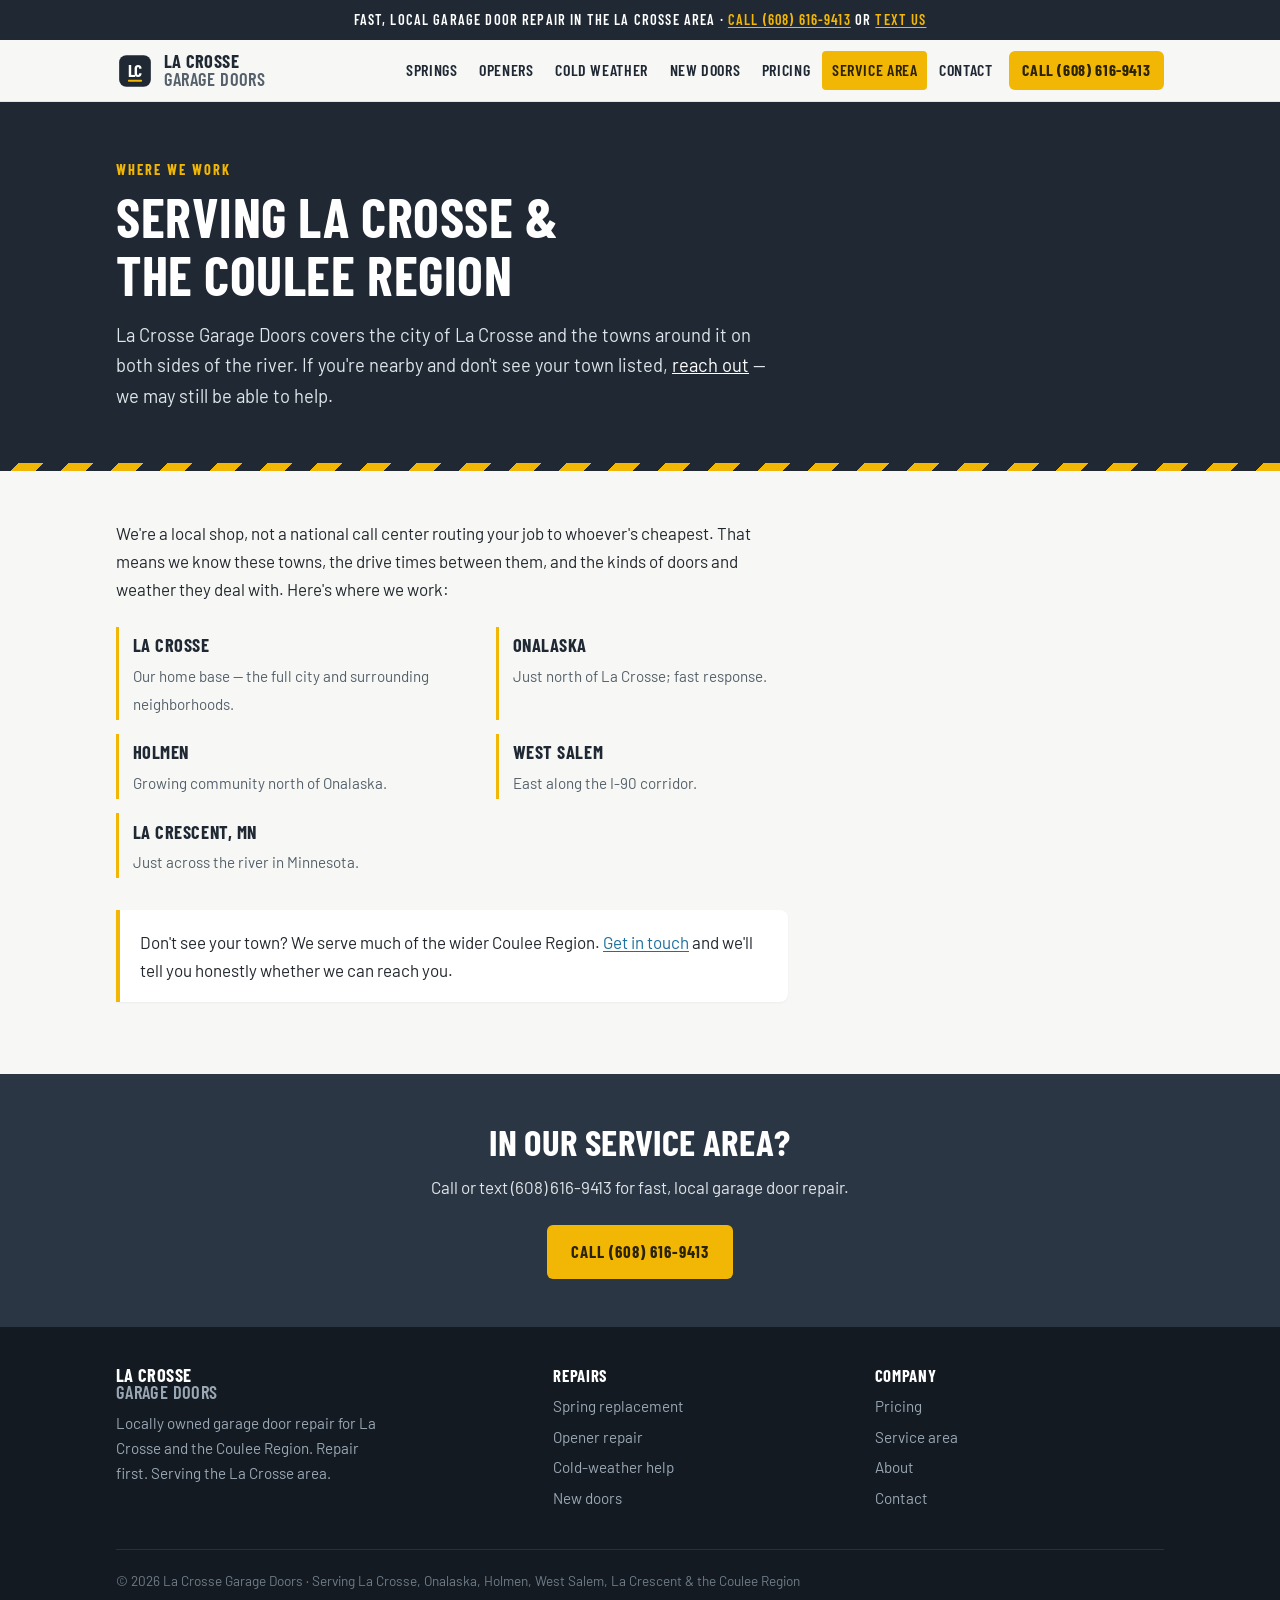
<file: service-area.html>
<!DOCTYPE html>
<html lang="en">
<head>
  <!-- Google Tag Manager -->
  <script>(function(w,d,s,l,i){w[l]=w[l]||[];w[l].push({'gtm.start':
new Date().getTime(),event:'gtm.js'});var f=d.getElementsByTagName(s)[0],
j=d.createElement(s),dl=l!='dataLayer'?'&l='+l:'';j.async=true;j.src=
'https://www.googletagmanager.com/gtm.js?id='+i+dl;f.parentNode.insertBefore(j,f);
})(window,document,'script','dataLayer','GT-P3NZMQHP');</script>
  <!-- End Google Tag Manager -->
  <!-- Google tag (gtag.js) — Local Ads -->
  <script async src="https://www.googletagmanager.com/gtag/js?id=G-Z080WLD89X"></script>
  <script>
    window.dataLayer = window.dataLayer || [];
    function gtag(){dataLayer.push(arguments);}
    gtag('js', new Date());
    gtag('config', 'G-Z080WLD89X');
  </script>
  <meta charset="UTF-8">
  <meta name="viewport" content="width=device-width, initial-scale=1.0">
  <title>Service Area | Garage Door Repair Across the Coulee Region | La Crosse Garage Doors</title>
  <meta name="description" content="La Crosse Garage Doors serves La Crosse, Onalaska, Holmen, West Salem, La Crescent and the surrounding Coulee Region. Call or text (608) 616-9413.">
  <link rel="canonical" href="https://lacrossegaragedoors.com/service-area.html">
  <link rel="icon" href="favicon.svg" type="image/svg+xml">
  <link rel="stylesheet" href="style.css">

  <meta property="og:type" content="website">
  <meta property="og:title" content="Service Area — Garage Door Repair Across the Coulee Region">
  <meta property="og:description" content="Serving La Crosse, Onalaska, Holmen, West Salem, La Crescent and the surrounding area. Call or text (608) 616-9413.">
  <meta property="og:url" content="https://lacrossegaragedoors.com/service-area.html">

  <link rel="preconnect" href="https://fonts.googleapis.com">
  <link rel="preconnect" href="https://fonts.gstatic.com" crossorigin>
  <link href="https://fonts.googleapis.com/css2?family=Barlow+Condensed:wght@600;700&family=Barlow:wght@400;500;600&display=swap" rel="stylesheet">

  <style>
    .town-list { display: grid; grid-template-columns: 1fr 1fr; gap: 0.9rem 1.5rem; margin-top: 1.5rem; max-width: 46rem; }
    .town-list .town { border-left: 3px solid var(--accent); padding: 0.2rem 0 0.2rem 0.85rem; }
    .town-list .town strong { font-family: 'Barlow Condensed', sans-serif; text-transform: uppercase; letter-spacing: 0.03em; font-size: 1.15rem; color: var(--steel); display: block; }
    .town-list .town span { font-size: 0.95rem; color: var(--muted); }
    @media (max-width: 46rem) { .town-list { grid-template-columns: 1fr; } }
  </style>
</head>
<body>

  <!-- Google Tag Manager (noscript) -->
  <noscript><iframe src="https://www.googletagmanager.com/ns.html?id=GT-P3NZMQHP"
  height="0" width="0" style="display:none;visibility:hidden"></iframe></noscript>
  <!-- End Google Tag Manager (noscript) -->
  <div class="ribbon">Fast, local garage door repair in the La Crosse area &middot; <a href="tel:+16086169413">Call (608) 616-9413</a> or <a href="sms:+16086169413">text us</a></div>

  <header class="site-header">
    <div class="wrap">
      <a class="brand" href="index.html" aria-label="La Crosse Garage Doors home">
        <svg viewBox="0 0 48 48" aria-hidden="true"><rect x="4" y="4" width="40" height="40" rx="9" fill="#1f2833"/><text x="24" y="31.5" font-family="'Barlow Condensed',sans-serif" font-weight="700" font-size="22" fill="#fff" text-anchor="middle" letter-spacing="-0.5">LC</text><rect x="15" y="35" width="18" height="2.6" rx="1.3" fill="#f2b705"/></svg>
        <span class="brand-name"><span class="lc">La Crosse</span><span class="gd">Garage Doors</span></span>
      </a>
      <nav class="site-nav" aria-label="Primary">
        <a href="garage-door-spring-replacement-la-crosse.html">Springs</a>
        <a href="garage-door-opener-repair-la-crosse.html">Openers</a>
        <a href="garage-door-wont-open-cold-weather.html">Cold Weather</a>
        <a href="garage-door-installation-la-crosse.html">New Doors</a>
        <a href="garage-door-repair-cost-la-crosse.html">Pricing</a>
        <a href="service-area.html" aria-current="page">Service Area</a>
        <a href="contact.html">Contact</a>
        <a class="nav-call" href="tel:+16086169413">Call&nbsp;(608) 616-9413</a>
      </nav>
    </div>
  </header>

  <main>
    <section class="page-hero">
      <div class="wrap">
        <p class="eyebrow">Where we work</p>
        <h1>Serving La Crosse &amp; the Coulee Region</h1>
        <p class="lede">La Crosse Garage Doors covers the city of La Crosse and the towns around it on both sides of the river. If you're nearby and don't see your town listed, <a href="contact.html" style="color:#fff;text-decoration:underline;">reach out</a> — we may still be able to help.</p>
      </div>
    </section>

    <section>
      <div class="wrap">
        <div class="prose">
          <p>We're a local shop, not a national call center routing your job to whoever's cheapest. That means we know these towns, the drive times between them, and the kinds of doors and weather they deal with. Here's where we work:</p>
        </div>
        <div class="town-list">
          <div class="town"><strong>La Crosse</strong><span>Our home base — the full city and surrounding neighborhoods.</span></div>
          <div class="town"><strong>Onalaska</strong><span>Just north of La Crosse; fast response.</span></div>
          <div class="town"><strong>Holmen</strong><span>Growing community north of Onalaska.</span></div>
          <div class="town"><strong>West Salem</strong><span>East along the I-90 corridor.</span></div>
          <div class="town"><strong>La Crescent, MN</strong><span>Just across the river in Minnesota.</span></div>
        </div>
        <div class="prose">
          <div class="callout" style="margin-top:2rem;">
            <p>Don't see your town? We serve much of the wider Coulee Region. <a href="contact.html">Get in touch</a> and we'll tell you honestly whether we can reach you.</p>
          </div>
        </div>
      </div>
    </section>

    <section class="cta-band">
      <div class="wrap">
        <h2>In our service area?</h2>
        <p>Call or text (608) 616-9413 for fast, local garage door repair.</p>
        <a class="btn btn-primary" href="tel:+16086169413">Call (608) 616-9413</a>
      </div>
    </section>
  </main>

  <footer class="site-footer">
    <div class="wrap">
      <div class="foot-grid">
        <div>
          <span class="brand-name"><span class="lc">La Crosse</span><span class="gd">Garage Doors</span></span>
          <p style="margin-top:0.6rem;max-width:30ch;">Locally owned garage door repair for La Crosse and the Coulee Region. Repair first. Serving the La Crosse area.</p>
        </div>
        <div>
          <h4>Repairs</h4>
          <ul>
            <li><a href="garage-door-spring-replacement-la-crosse.html">Spring replacement</a></li>
            <li><a href="garage-door-opener-repair-la-crosse.html">Opener repair</a></li>
            <li><a href="garage-door-wont-open-cold-weather.html">Cold-weather help</a></li>
            <li><a href="garage-door-installation-la-crosse.html">New doors</a></li>
          </ul>
        </div>
        <div>
          <h4>Company</h4>
          <ul>
            <li><a href="garage-door-repair-cost-la-crosse.html">Pricing</a></li>
            <li><a href="service-area.html">Service area</a></li>
            <li><a href="about.html">About</a></li>
            <li><a href="contact.html">Contact</a></li>
          </ul>
        </div>
      </div>
      <p class="foot-note">&copy; 2026 La Crosse Garage Doors &middot; Serving La Crosse, Onalaska, Holmen, West Salem, La Crescent &amp; the Coulee Region</p>
    </div>
  </footer>

</body>
</html>
</file>
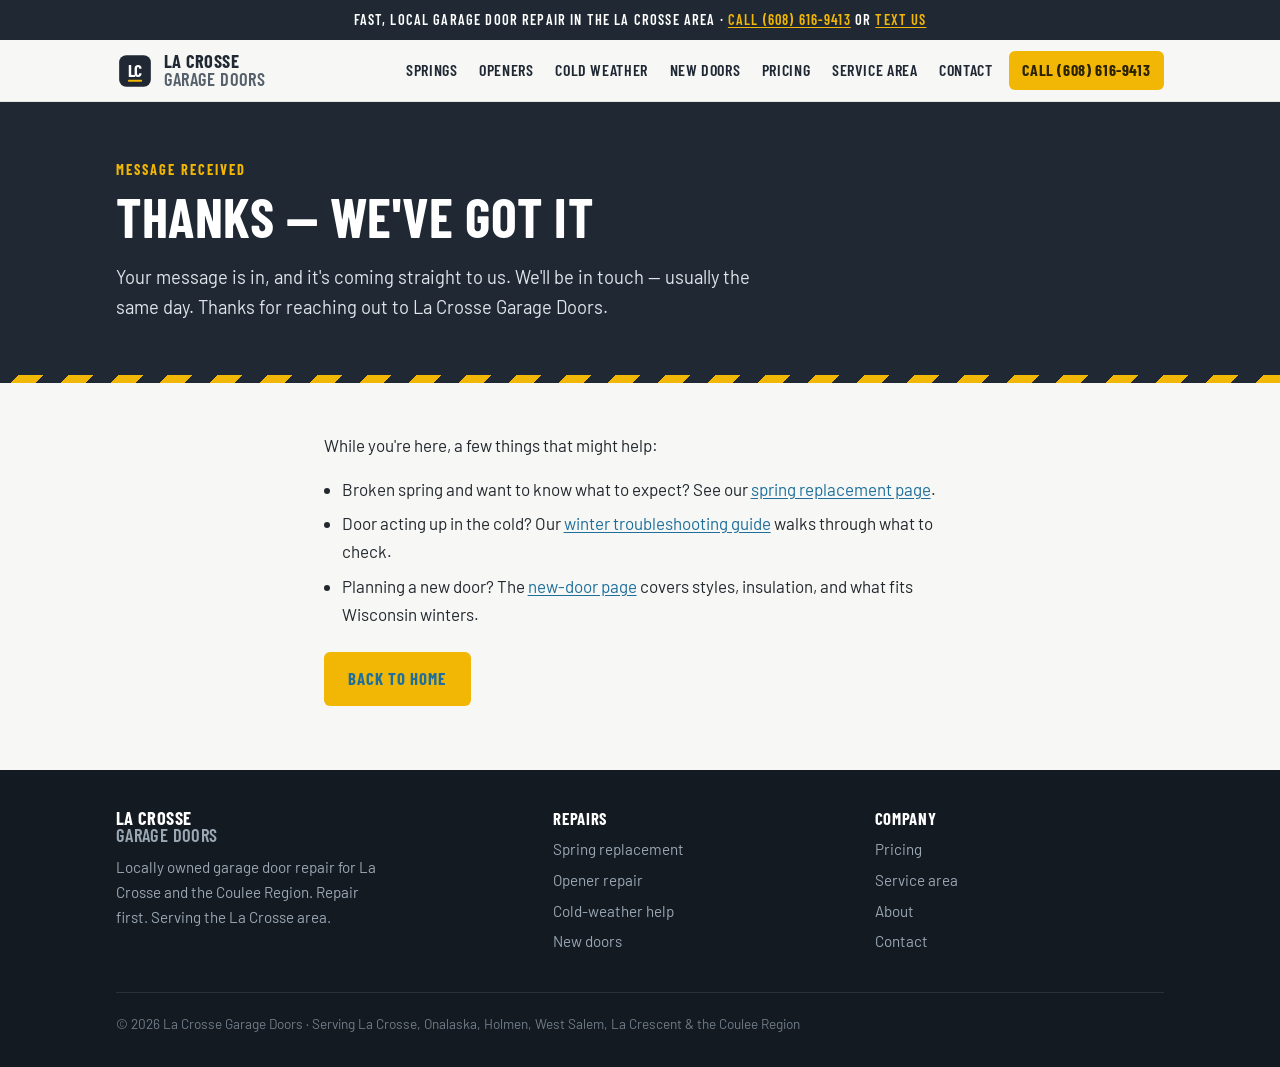
<file: thank-you.html>
<!DOCTYPE html>
<html lang="en">
<head>
  <!-- Google Tag Manager -->
  <script>(function(w,d,s,l,i){w[l]=w[l]||[];w[l].push({'gtm.start':
new Date().getTime(),event:'gtm.js'});var f=d.getElementsByTagName(s)[0],
j=d.createElement(s),dl=l!='dataLayer'?'&l='+l:'';j.async=true;j.src=
'https://www.googletagmanager.com/gtm.js?id='+i+dl;f.parentNode.insertBefore(j,f);
})(window,document,'script','dataLayer','GT-P3NZMQHP');</script>
  <!-- End Google Tag Manager -->
  <!-- Google tag (gtag.js) — Local Ads -->
  <script async src="https://www.googletagmanager.com/gtag/js?id=G-Z080WLD89X"></script>
  <script>
    window.dataLayer = window.dataLayer || [];
    function gtag(){dataLayer.push(arguments);}
    gtag('js', new Date());
    gtag('config', 'G-Z080WLD89X');
  </script>
  <meta charset="UTF-8">
  <meta name="viewport" content="width=device-width, initial-scale=1.0">
  <title>Thank You | La Crosse Garage Doors</title>
  <meta name="description" content="Thanks for reaching out to La Crosse Garage Doors. We've received your message and will be in touch.">
  <meta name="robots" content="noindex">
  <link rel="canonical" href="https://lacrossegaragedoors.com/thank-you.html">
  <link rel="icon" href="favicon.svg" type="image/svg+xml">
  <link rel="stylesheet" href="style.css">

  <link rel="preconnect" href="https://fonts.googleapis.com">
  <link rel="preconnect" href="https://fonts.gstatic.com" crossorigin>
  <link href="https://fonts.googleapis.com/css2?family=Barlow+Condensed:wght@600;700&family=Barlow:wght@400;500;600&display=swap" rel="stylesheet">
</head>
<body>

  <!-- Google Tag Manager (noscript) -->
  <noscript><iframe src="https://www.googletagmanager.com/ns.html?id=GT-P3NZMQHP"
  height="0" width="0" style="display:none;visibility:hidden"></iframe></noscript>
  <!-- End Google Tag Manager (noscript) -->
  <div class="ribbon">Fast, local garage door repair in the La Crosse area &middot; <a href="tel:+16086169413">Call (608) 616-9413</a> or <a href="sms:+16086169413">text us</a></div>

  <header class="site-header">
    <div class="wrap">
      <a class="brand" href="index.html" aria-label="La Crosse Garage Doors home">
        <svg viewBox="0 0 48 48" aria-hidden="true"><rect x="4" y="4" width="40" height="40" rx="9" fill="#1f2833"/><text x="24" y="31.5" font-family="'Barlow Condensed',sans-serif" font-weight="700" font-size="22" fill="#fff" text-anchor="middle" letter-spacing="-0.5">LC</text><rect x="15" y="35" width="18" height="2.6" rx="1.3" fill="#f2b705"/></svg>
        <span class="brand-name"><span class="lc">La Crosse</span><span class="gd">Garage Doors</span></span>
      </a>
      <nav class="site-nav" aria-label="Primary">
        <a href="garage-door-spring-replacement-la-crosse.html">Springs</a>
        <a href="garage-door-opener-repair-la-crosse.html">Openers</a>
        <a href="garage-door-wont-open-cold-weather.html">Cold Weather</a>
        <a href="garage-door-installation-la-crosse.html">New Doors</a>
        <a href="garage-door-repair-cost-la-crosse.html">Pricing</a>
        <a href="service-area.html">Service Area</a>
        <a href="contact.html">Contact</a>
        <a class="nav-call" href="tel:+16086169413">Call&nbsp;(608) 616-9413</a>
      </nav>
    </div>
  </header>

  <main>
    <section class="page-hero">
      <div class="wrap">
        <p class="eyebrow">Message received</p>
        <h1>Thanks — We've Got It</h1>
        <p class="lede">Your message is in, and it's coming straight to us. We'll be in touch — usually the same day. Thanks for reaching out to La Crosse Garage Doors.</p>
      </div>
    </section>

    <section>
      <div class="wrap prose">
        <p>While you're here, a few things that might help:</p>
        <ul>
          <li>Broken spring and want to know what to expect? See our <a href="garage-door-spring-replacement-la-crosse.html">spring replacement page</a>.</li>
          <li>Door acting up in the cold? Our <a href="garage-door-wont-open-cold-weather.html">winter troubleshooting guide</a> walks through what to check.</li>
          <li>Planning a new door? The <a href="garage-door-installation-la-crosse.html">new-door page</a> covers styles, insulation, and what fits Wisconsin winters.</li>
        </ul>
        <p><a class="btn btn-primary" href="index.html" style="margin-top:0.5rem;">Back to home</a></p>
      </div>
    </section>
  </main>

  <footer class="site-footer">
    <div class="wrap">
      <div class="foot-grid">
        <div>
          <span class="brand-name"><span class="lc">La Crosse</span><span class="gd">Garage Doors</span></span>
          <p style="margin-top:0.6rem;max-width:30ch;">Locally owned garage door repair for La Crosse and the Coulee Region. Repair first. Serving the La Crosse area.</p>
        </div>
        <div>
          <h4>Repairs</h4>
          <ul>
            <li><a href="garage-door-spring-replacement-la-crosse.html">Spring replacement</a></li>
            <li><a href="garage-door-opener-repair-la-crosse.html">Opener repair</a></li>
            <li><a href="garage-door-wont-open-cold-weather.html">Cold-weather help</a></li>
            <li><a href="garage-door-installation-la-crosse.html">New doors</a></li>
          </ul>
        </div>
        <div>
          <h4>Company</h4>
          <ul>
            <li><a href="garage-door-repair-cost-la-crosse.html">Pricing</a></li>
            <li><a href="service-area.html">Service area</a></li>
            <li><a href="about.html">About</a></li>
            <li><a href="contact.html">Contact</a></li>
          </ul>
        </div>
      </div>
      <p class="foot-note">&copy; 2026 La Crosse Garage Doors &middot; Serving La Crosse, Onalaska, Holmen, West Salem, La Crescent &amp; the Coulee Region</p>
    </div>
  </footer>

</body>
</html>
</file>
<file: style.css>
/* ============================================================
   La Crosse Garage Doors — shared site styles
   Palette + type extend the existing homepage identity:
   steel + shop-yellow, Barlow Condensed display / Barlow body.
   Linked by every page: <link rel="stylesheet" href="style.css">
   ============================================================ */

:root {
  --steel: #1f2833;
  --panel: #2b3644;
  --paper: #f7f8f6;
  --galvanized: #9aa7b4;
  --ink: #23282e;
  --muted: #55606a;
  --line: #e2e6e3;
  --accent: #f2b705;
  --accent-hover: #d99f00;
  --accent-ink: #2a2200;
  --max: 68rem;
  --measure: 42rem;
}

* { margin: 0; padding: 0; box-sizing: border-box; }
html { scroll-behavior: smooth; }
body {
  font-family: 'Barlow', system-ui, -apple-system, sans-serif;
  color: var(--ink);
  background: var(--paper);
  line-height: 1.65;
  font-size: 1.0625rem;
  -webkit-font-smoothing: antialiased;
}
h1, h2, h3, h4 {
  font-family: 'Barlow Condensed', 'Barlow', sans-serif;
  line-height: 1.06;
  text-transform: uppercase;
  letter-spacing: 0.01em;
  color: var(--steel);
}
a { color: inherit; }
img { max-width: 100%; display: block; }
.wrap { max-width: var(--max); margin: 0 auto; padding: 0 1.25rem; }

/* ---------- Opening ribbon ---------- */
.ribbon {
  background: var(--steel);
  color: #fff;
  font-family: 'Barlow Condensed', sans-serif;
  text-transform: uppercase;
  letter-spacing: 0.08em;
  font-size: 0.9rem;
  font-weight: 600;
  text-align: center;
  padding: 0.5rem 1rem;
}
.ribbon strong { color: var(--accent); font-weight: 700; }
.ribbon a { color: var(--accent); text-decoration: underline; text-underline-offset: 2px; }

/* ---------- Header + nav ---------- */
.site-header {
  background: var(--paper);
  border-bottom: 1px solid var(--line);
  position: sticky; top: 0; z-index: 100;
}
.site-header .wrap {
  display: flex; align-items: center; justify-content: space-between;
  gap: 1rem; padding-top: 0.7rem; padding-bottom: 0.7rem;
}
.brand { display: inline-flex; align-items: center; gap: 0.6rem; text-decoration: none; }
.brand svg { width: 38px; height: 38px; flex-shrink: 0; }
.brand-name {
  font-family: 'Barlow Condensed', sans-serif;
  font-weight: 700; text-transform: uppercase; line-height: 0.95;
  color: var(--steel); font-size: 1.15rem; letter-spacing: 0.02em;
}
.brand-name .lc { display: block; }
.brand-name .gd { display: block; color: var(--muted); font-weight: 600; }

.site-nav { display: flex; align-items: center; gap: 0.15rem; flex-wrap: wrap; }
.site-nav a {
  font-family: 'Barlow Condensed', sans-serif;
  text-transform: uppercase; letter-spacing: 0.04em;
  font-size: 1rem; font-weight: 600; color: var(--steel);
  text-decoration: none; padding: 0.4rem 0.6rem; border-radius: 4px;
  transition: background 0.15s, color 0.15s;
}
.site-nav a:hover { background: rgba(31,40,51,0.06); }
.site-nav a[aria-current="page"] { color: var(--accent-ink); background: var(--accent); }

/* ---------- Buttons ---------- */
.btn {
  display: inline-block; font-family: 'Barlow Condensed', sans-serif;
  font-weight: 700; text-transform: uppercase; letter-spacing: 0.06em;
  font-size: 1.05rem; text-decoration: none; cursor: pointer;
  padding: 0.7rem 1.4rem; border-radius: 6px; border: 2px solid transparent;
  transition: background 0.2s, filter 0.2s, border-color 0.2s;
}
.btn-primary { background: var(--accent); color: var(--accent-ink); }
.btn-primary:hover { filter: brightness(0.95); }
.btn-ghost { background: transparent; color: #fff; border-color: rgba(255,255,255,0.5); }
.btn-ghost:hover { border-color: #fff; }
.btn-dark { background: var(--steel); color: #fff; }
.btn-dark:hover { background: #14202b; }

/* ---------- Page hero (interior pages) ---------- */
.page-hero {
  background: var(--steel); color: #fff; position: relative; overflow: hidden;
  padding: 3.5rem 0 3.75rem;
}
.page-hero::after {
  content: ""; position: absolute; left: 0; right: 0; bottom: 0; height: 0.5rem;
  background: repeating-linear-gradient(-45deg, var(--accent) 0 1.1rem, var(--steel) 1.1rem 2.2rem);
}
.page-hero .eyebrow { color: var(--accent); }
.page-hero h1 {
  color: #fff; font-size: clamp(2.1rem, 5.5vw, 3.4rem); font-weight: 700;
  max-width: 20ch; margin-top: 0.4rem;
}
.page-hero .lede {
  margin-top: 1rem; max-width: var(--measure); font-size: 1.15rem; color: #dfe5ea;
}
.page-hero .lede strong { color: #fff; }

/* ---------- Eyebrow label ---------- */
.eyebrow {
  font-family: 'Barlow Condensed', sans-serif; font-weight: 700;
  text-transform: uppercase; letter-spacing: 0.14em; font-size: 0.9rem;
  color: #8a6d00;
}

/* ---------- Content sections ---------- */
section { padding: 3rem 0; }
section.tight { padding: 2rem 0; }
.prose { max-width: var(--measure); }
.prose h2 { font-size: clamp(1.7rem, 4vw, 2.3rem); margin: 2rem 0 0.75rem; }
.prose h3 { font-size: 1.35rem; margin: 1.5rem 0 0.5rem; }
.prose p { margin-bottom: 1rem; }
.prose ul { margin: 0 0 1rem 1.1rem; }
.prose li { margin-bottom: 0.4rem; }
.prose strong { color: var(--steel); }
.prose a { color: #1f6f9c; text-underline-offset: 2px; }

/* ---------- Callout ---------- */
.callout {
  border-left: 4px solid var(--accent); background: #fff;
  border-radius: 0 8px 8px 0; padding: 1.1rem 1.25rem; margin: 1.5rem 0;
  box-shadow: 0 1px 2px rgba(31,40,51,0.05);
}
.callout.warn { border-left-color: #c0392b; }
.callout p:last-child { margin-bottom: 0; }

/* ---------- Service cards ---------- */
.cards { display: grid; grid-template-columns: repeat(3, 1fr); gap: 1.1rem; margin-top: 1.5rem; }
.card {
  background: #fff; border: 1px solid var(--line); border-top: 4px solid var(--accent);
  padding: 1.3rem 1.2rem 1.4rem; border-radius: 0 0 6px 6px;
}
.card h3 { font-size: 1.25rem; margin-bottom: 0.4rem; }
.card p { font-size: 0.98rem; color: var(--muted); margin: 0; }

/* ---------- FAQ ---------- */
.faq { max-width: var(--measure); margin-top: 1.5rem; }
.faq details {
  border: 1px solid var(--line); border-radius: 8px; background: #fff;
  padding: 0.4rem 1rem; margin-bottom: 0.7rem;
}
.faq summary {
  font-family: 'Barlow Condensed', sans-serif; font-weight: 600; font-size: 1.2rem;
  text-transform: uppercase; letter-spacing: 0.01em; color: var(--steel);
  cursor: pointer; padding: 0.6rem 0; list-style: none; display: flex;
  justify-content: space-between; align-items: center; gap: 1rem;
}
.faq summary::-webkit-details-marker { display: none; }
.faq summary::after { content: "+"; font-size: 1.5rem; color: var(--accent-ink); font-weight: 700; }
.faq details[open] summary::after { content: "\2212"; }
.faq details[open] summary { border-bottom: 1px solid var(--line); }
.faq .faq-body { padding: 0.8rem 0 0.6rem; color: var(--ink); }
.faq .faq-body p { margin-bottom: 0.6rem; }

/* ---------- CTA band ---------- */
.cta-band { background: var(--panel); color: #fff; text-align: center; }
.cta-band h2 { color: #fff; font-size: clamp(1.7rem, 4vw, 2.3rem); }
.cta-band p { max-width: 44ch; margin: 0.75rem auto 1.5rem; color: #dfe5ea; }

/* ---------- Footer ---------- */
.site-footer { background: #141a21; color: var(--galvanized); padding: 2.5rem 0 2rem; font-size: 0.95rem; }
.site-footer .foot-grid { display: grid; grid-template-columns: 1.4fr 1fr 1fr; gap: 2rem; }
.site-footer .brand-name { color: #fff; }
.site-footer .brand-name .gd { color: var(--galvanized); }
.site-footer h4 {
  color: #fff; font-size: 1.05rem; letter-spacing: 0.04em; margin-bottom: 0.6rem;
}
.site-footer a { color: var(--galvanized); text-decoration: none; }
.site-footer a:hover { color: #fff; }
.site-footer ul { list-style: none; }
.site-footer li { margin-bottom: 0.35rem; }
.site-footer .foot-note {
  border-top: 1px solid #26313b; margin-top: 2rem; padding-top: 1.25rem;
  color: #6f7c88; font-size: 0.85rem;
}

/* ---------- Responsive ---------- */
@media (max-width: 60rem) {
  .cards { grid-template-columns: 1fr; }
  .site-footer .foot-grid { grid-template-columns: 1fr 1fr; }
}
@media (max-width: 46rem) {
  .site-header .wrap { flex-direction: column; align-items: flex-start; gap: 0.5rem; }
  .site-nav { gap: 0; }
  .site-nav a { padding: 0.35rem 0.5rem; font-size: 0.95rem; }
  .site-footer .foot-grid { grid-template-columns: 1fr; gap: 1.5rem; }
}
@media (prefers-reduced-motion: reduce) { html { scroll-behavior: auto; } }

/* ---------- Forms (install quote, etc.) ---------- */
.lead-form { max-width: 40rem; margin-top: 1.5rem; }
.form-grid { display: grid; grid-template-columns: 1fr 1fr; gap: 1rem 1.1rem; }
.field { display: flex; flex-direction: column; }
.field.full { grid-column: 1 / -1; }
.field label {
  font-family: 'Barlow Condensed', sans-serif; font-weight: 600;
  text-transform: uppercase; letter-spacing: 0.03em; font-size: 0.92rem;
  color: var(--steel); margin-bottom: 0.3rem;
}
.field label .req { color: #c0392b; }
.field input, .field select, .field textarea {
  font-family: inherit; font-size: 1rem; color: var(--ink);
  border: 1.5px solid #cfd6dd; border-radius: 8px; padding: 0.6rem 0.7rem;
  background: #fff; outline: none; transition: border-color 0.15s;
}
.field input:focus, .field select:focus, .field textarea:focus { border-color: var(--panel); }
.field textarea { resize: vertical; min-height: 5.5rem; }
.form-actions { margin-top: 1.25rem; }
.form-note { font-size: 0.85rem; color: var(--muted); margin-top: 0.6rem; }
@media (max-width: 46rem) { .form-grid { grid-template-columns: 1fr; } }

/* ---------- Header click-to-call button ---------- */
.site-nav a.nav-call {
  background: var(--accent); color: var(--accent-ink);
  font-weight: 700; border-radius: 6px; padding: 0.4rem 0.85rem; margin-left: 0.25rem;
}
.site-nav a.nav-call:hover { background: var(--accent); filter: brightness(0.95); }

/* ---------- Pricing table ---------- */
.price-table { max-width: 44rem; margin: 1.5rem 0 0.75rem; border:1px solid var(--line); border-radius:10px; overflow:hidden; background:#fff; }
.price-row { display:flex; justify-content:space-between; align-items:center; gap:1rem; padding:0.9rem 1.1rem; border-bottom:1px solid var(--line); }
.price-row:last-child { border-bottom:none; }
.price-row > span:first-child { display:flex; flex-direction:column; }
.price-row em { font-style:normal; font-size:0.85rem; color:var(--muted); margin-top:0.15rem; }
.price-row > span:last-child { font-family:'Barlow Condensed',sans-serif; font-weight:700; font-size:1.3rem; color:var(--steel); white-space:nowrap; }
.price-head { background:var(--steel); }
.price-head span { color:#fff !important; font-family:'Barlow Condensed',sans-serif; font-weight:700; text-transform:uppercase; letter-spacing:0.04em; font-size:0.95rem; }
.price-row.price-head > span:last-child { color:#fff; }
.price-foot { max-width:44rem; font-size:0.9rem; color:var(--muted); margin-top:0.75rem; }
@media (max-width:40rem){ .price-row > span:last-child { font-size:1.15rem; } }
</file>
